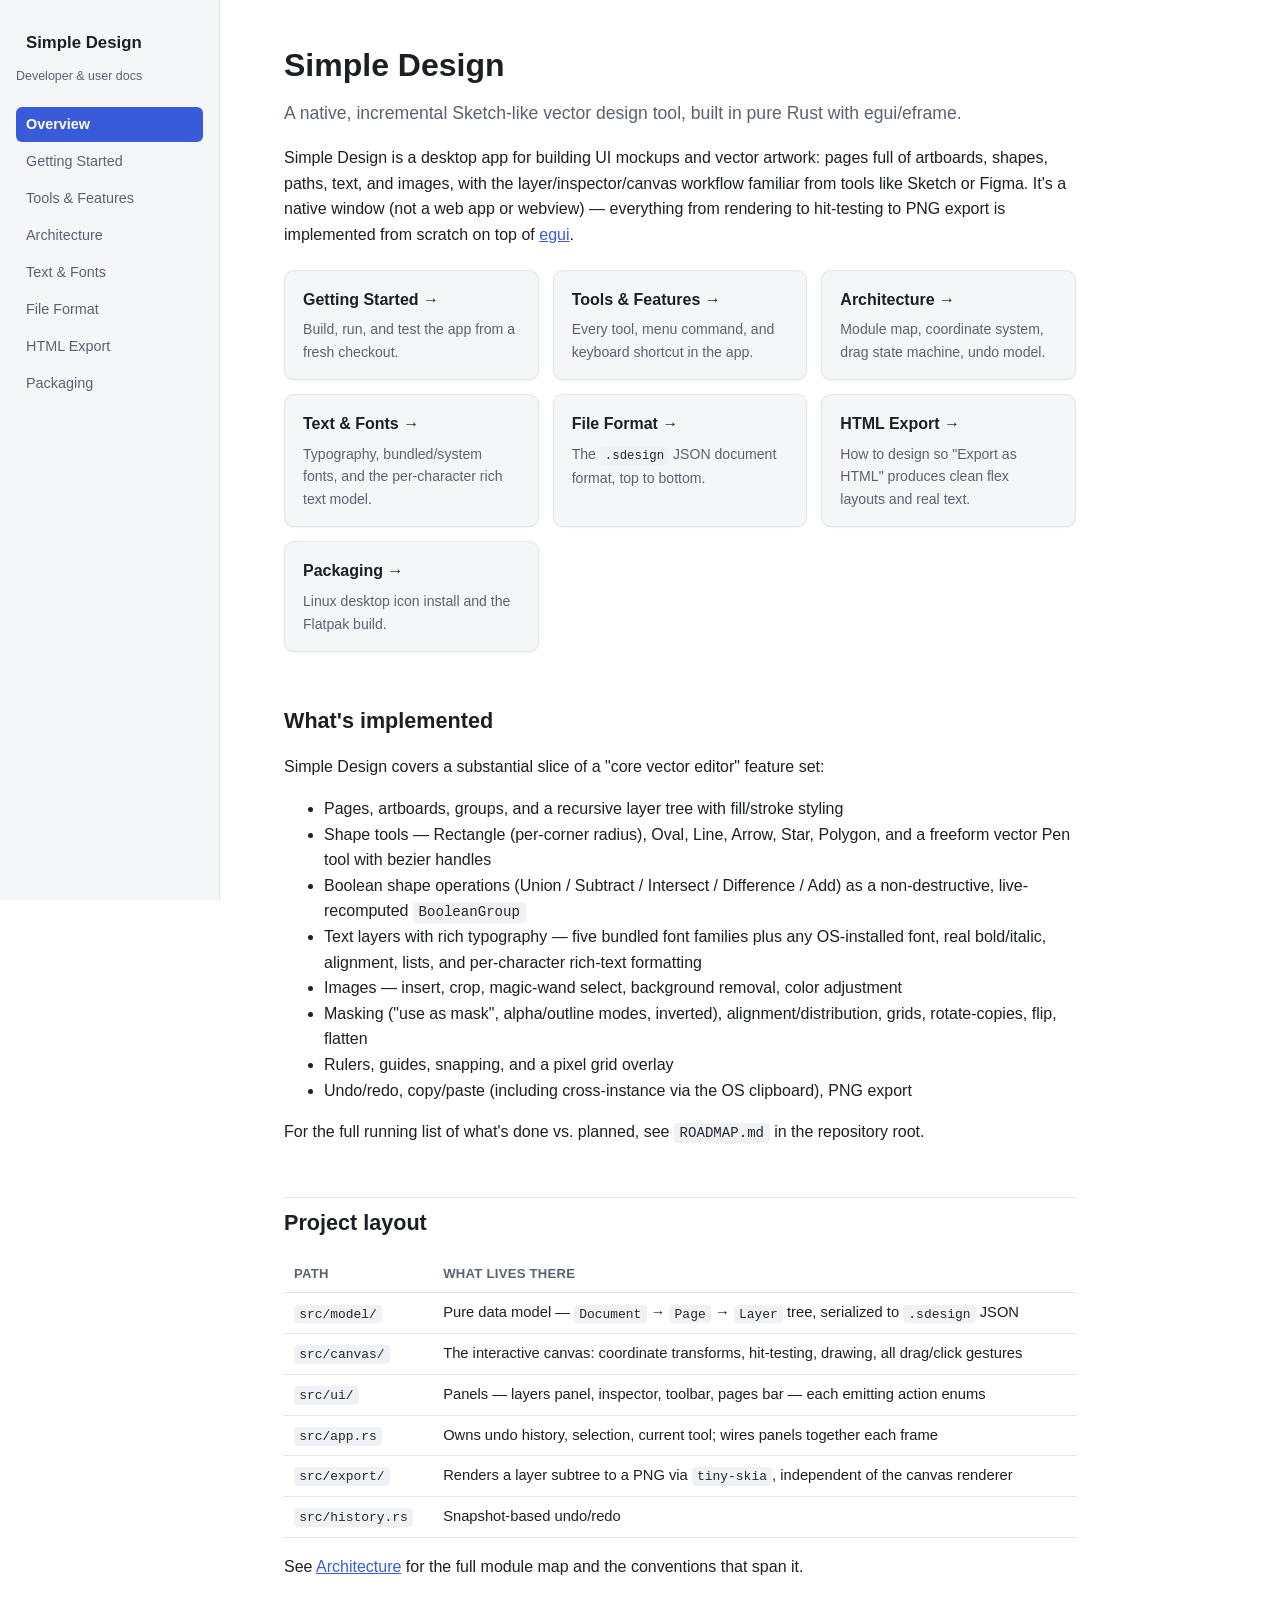
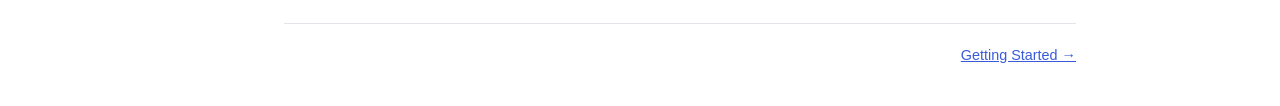
<file: docs/index.html>
<!doctype html>
<html lang="en">
<head>
<meta charset="utf-8">
<meta name="viewport" content="width=device-width, initial-scale=1">
<title>Simple Design — Documentation</title>
<link rel="stylesheet" href="style.css">
</head>
<body>
<div class="layout">
<nav class="sidebar">
  <a class="brand" href="index.html">Simple Design</a>
  <div class="tagline">Developer &amp; user docs</div>
  <ul>
    <li><a class="active" href="index.html">Overview</a></li>
    <li><a href="getting-started.html">Getting Started</a></li>
    <li><a href="features.html">Tools &amp; Features</a></li>
    <li><a href="architecture.html">Architecture</a></li>
    <li><a href="text-and-fonts.html">Text &amp; Fonts</a></li>
    <li><a href="file-format.html">File Format</a></li>
    <li><a href="html-export.html">HTML Export</a></li>
    <li><a href="packaging.html">Packaging</a></li>
  </ul>
</nav>
<main>
<h1>Simple Design</h1>
<p class="lede">A native, incremental Sketch-like vector design tool, built in pure Rust with egui/eframe.</p>

<p>
Simple Design is a desktop app for building UI mockups and vector artwork: pages full of
artboards, shapes, paths, text, and images, with the layer/inspector/canvas workflow
familiar from tools like Sketch or Figma. It's a native window (not a web app or webview) —
everything from rendering to hit-testing to PNG export is implemented from scratch on top of
<a href="https://github.com/emilk/egui" target="_blank" rel="noopener">egui</a>.
</p>

<div class="cards">
  <div class="card">
    <a href="getting-started.html">
      <h3>Getting Started →</h3>
      <p>Build, run, and test the app from a fresh checkout.</p>
    </a>
  </div>
  <div class="card">
    <a href="features.html">
      <h3>Tools &amp; Features →</h3>
      <p>Every tool, menu command, and keyboard shortcut in the app.</p>
    </a>
  </div>
  <div class="card">
    <a href="architecture.html">
      <h3>Architecture →</h3>
      <p>Module map, coordinate system, drag state machine, undo model.</p>
    </a>
  </div>
  <div class="card">
    <a href="text-and-fonts.html">
      <h3>Text &amp; Fonts →</h3>
      <p>Typography, bundled/system fonts, and the per-character rich text model.</p>
    </a>
  </div>
  <div class="card">
    <a href="file-format.html">
      <h3>File Format →</h3>
      <p>The <code>.sdesign</code> JSON document format, top to bottom.</p>
    </a>
  </div>
  <div class="card">
    <a href="html-export.html">
      <h3>HTML Export →</h3>
      <p>How to design so "Export as HTML" produces clean flex layouts and real text.</p>
    </a>
  </div>
  <div class="card">
    <a href="packaging.html">
      <h3>Packaging →</h3>
      <p>Linux desktop icon install and the Flatpak build.</p>
    </a>
  </div>
</div>

<h2>What's implemented</h2>
<p>Simple Design covers a substantial slice of a "core vector editor" feature set:</p>
<ul>
  <li>Pages, artboards, groups, and a recursive layer tree with fill/stroke styling</li>
  <li>Shape tools — Rectangle (per-corner radius), Oval, Line, Arrow, Star, Polygon, and a
      freeform vector Pen tool with bezier handles</li>
  <li>Boolean shape operations (Union / Subtract / Intersect / Difference / Add) as a
      non-destructive, live-recomputed <code>BooleanGroup</code></li>
  <li>Text layers with rich typography — five bundled font families plus any OS-installed
      font, real bold/italic, alignment, lists, and per-character rich-text formatting</li>
  <li>Images — insert, crop, magic-wand select, background removal, color adjustment</li>
  <li>Masking ("use as mask", alpha/outline modes, inverted), alignment/distribution, grids, rotate-copies, flip, flatten</li>
  <li>Rulers, guides, snapping, and a pixel grid overlay</li>
  <li>Undo/redo, copy/paste (including cross-instance via the OS clipboard), PNG export</li>
</ul>

<p>
For the full running list of what's done vs. planned, see <code>ROADMAP.md</code> in the
repository root.
</p>

<h2>Project layout</h2>
<table>
  <tr><th>Path</th><th>What lives there</th></tr>
  <tr><td><code>src/model/</code></td><td>Pure data model — <code>Document</code> → <code>Page</code> → <code>Layer</code> tree, serialized to <code>.sdesign</code> JSON</td></tr>
  <tr><td><code>src/canvas/</code></td><td>The interactive canvas: coordinate transforms, hit-testing, drawing, all drag/click gestures</td></tr>
  <tr><td><code>src/ui/</code></td><td>Panels — layers panel, inspector, toolbar, pages bar — each emitting action enums</td></tr>
  <tr><td><code>src/app.rs</code></td><td>Owns undo history, selection, current tool; wires panels together each frame</td></tr>
  <tr><td><code>src/export/</code></td><td>Renders a layer subtree to a PNG via <code>tiny-skia</code>, independent of the canvas renderer</td></tr>
  <tr><td><code>src/history.rs</code></td><td>Snapshot-based undo/redo</td></tr>
</table>
<p>See <a href="architecture.html">Architecture</a> for the full module map and the
conventions that span it.</p>

<div class="footer-nav">
  <span></span>
  <a href="getting-started.html">Getting Started →</a>
</div>
</main>
</div>
</body>
</html>
</file>
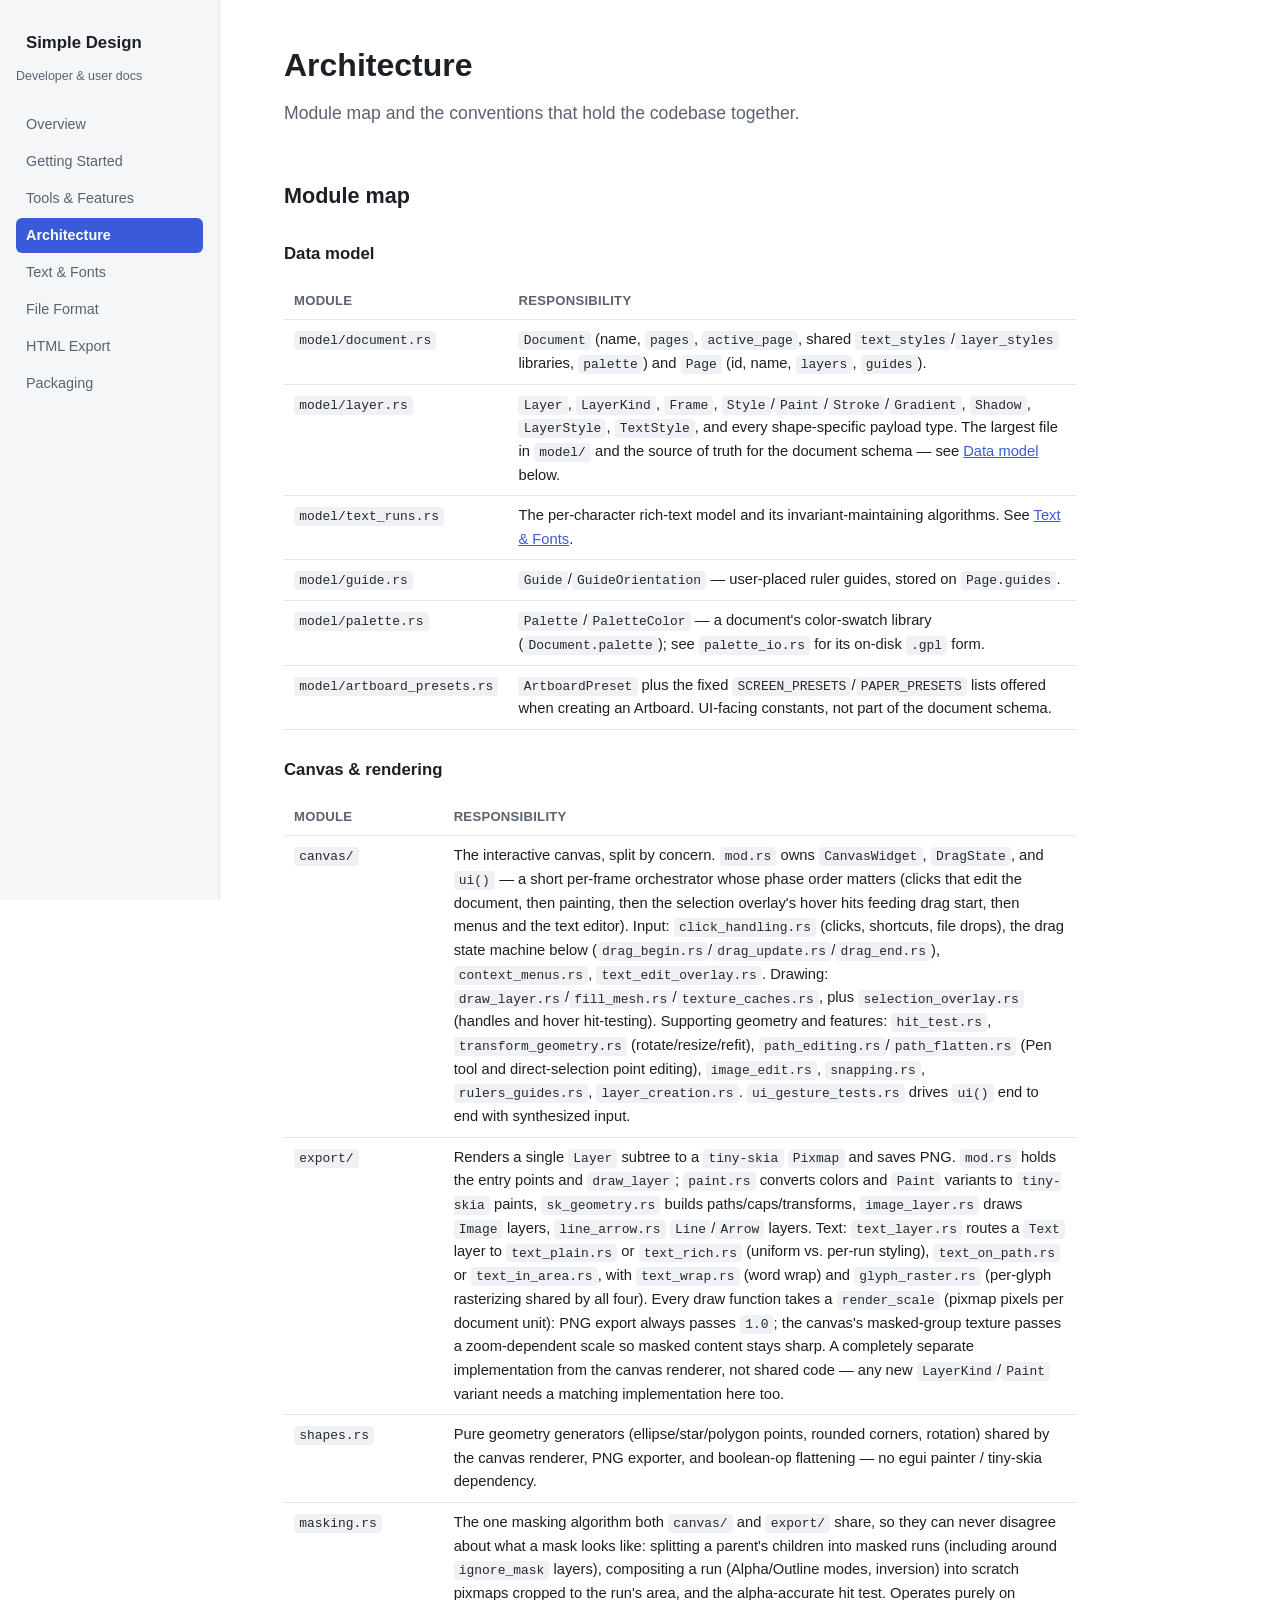
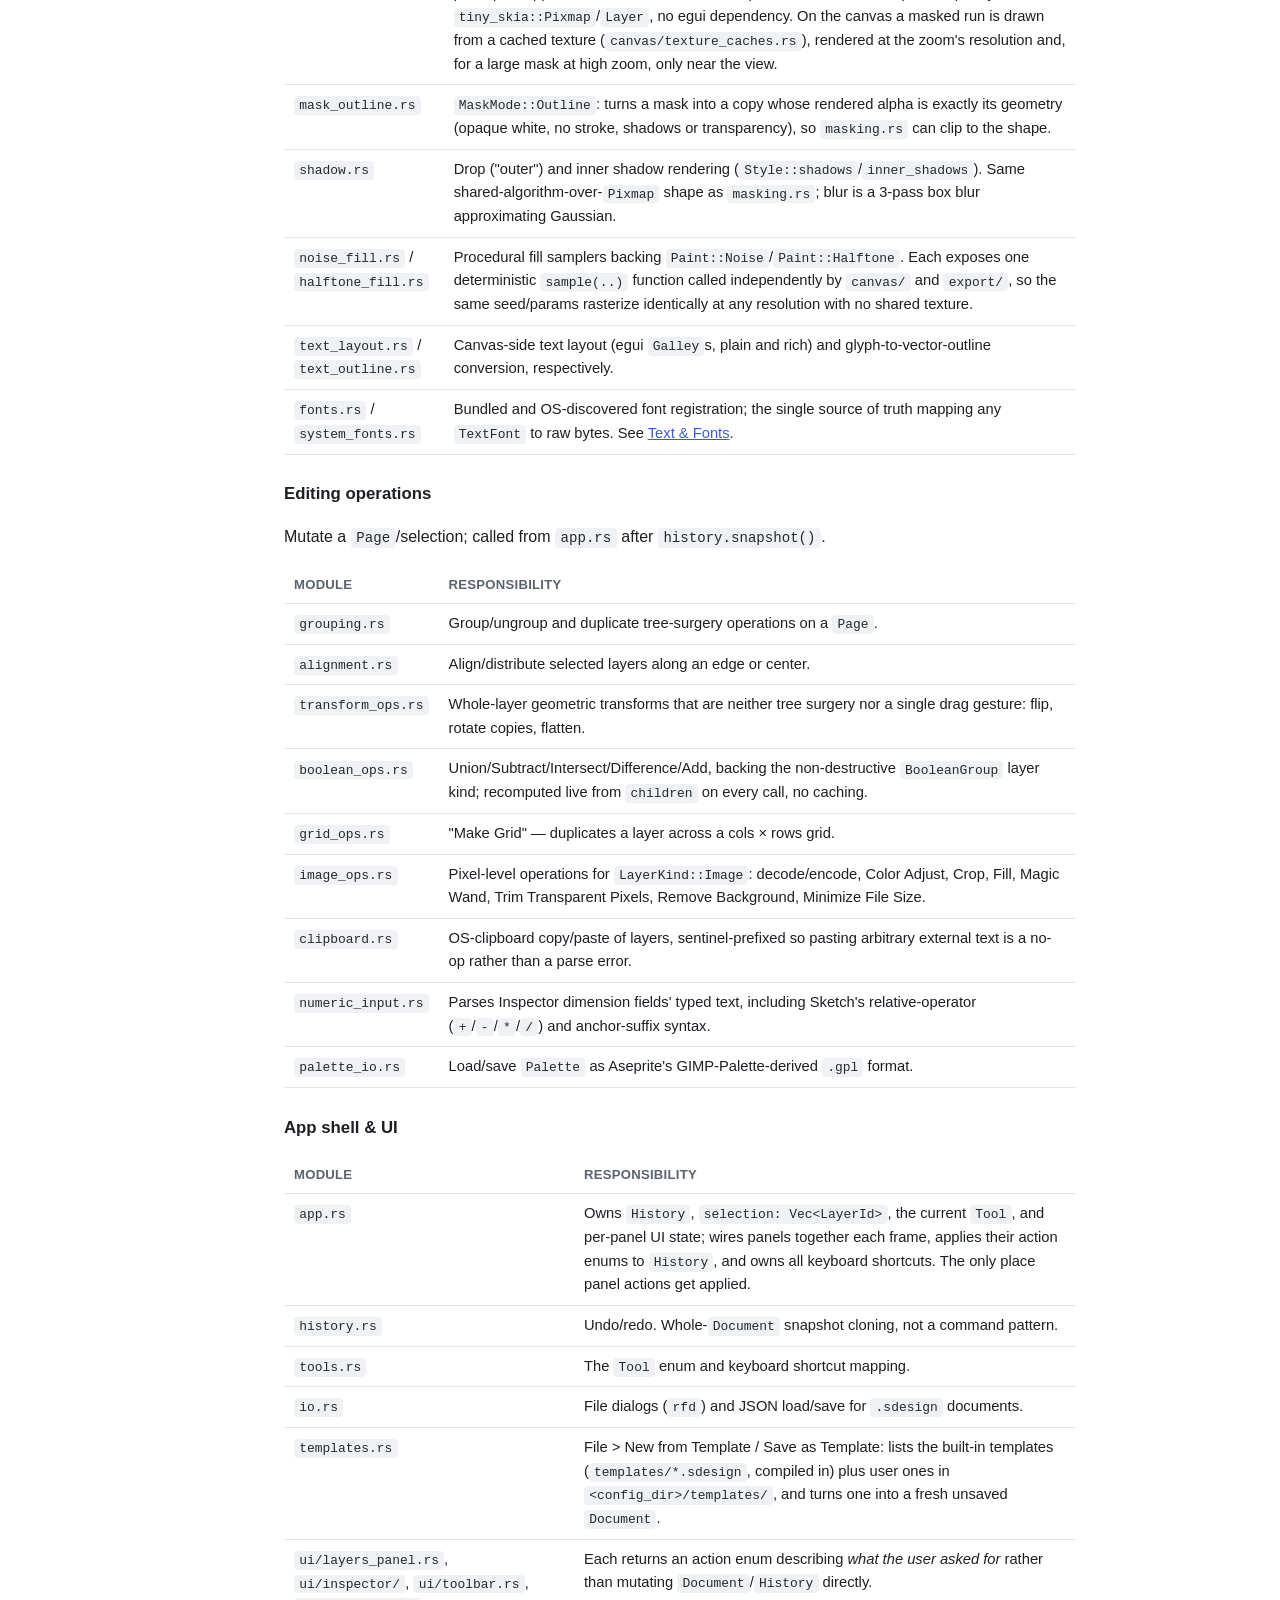
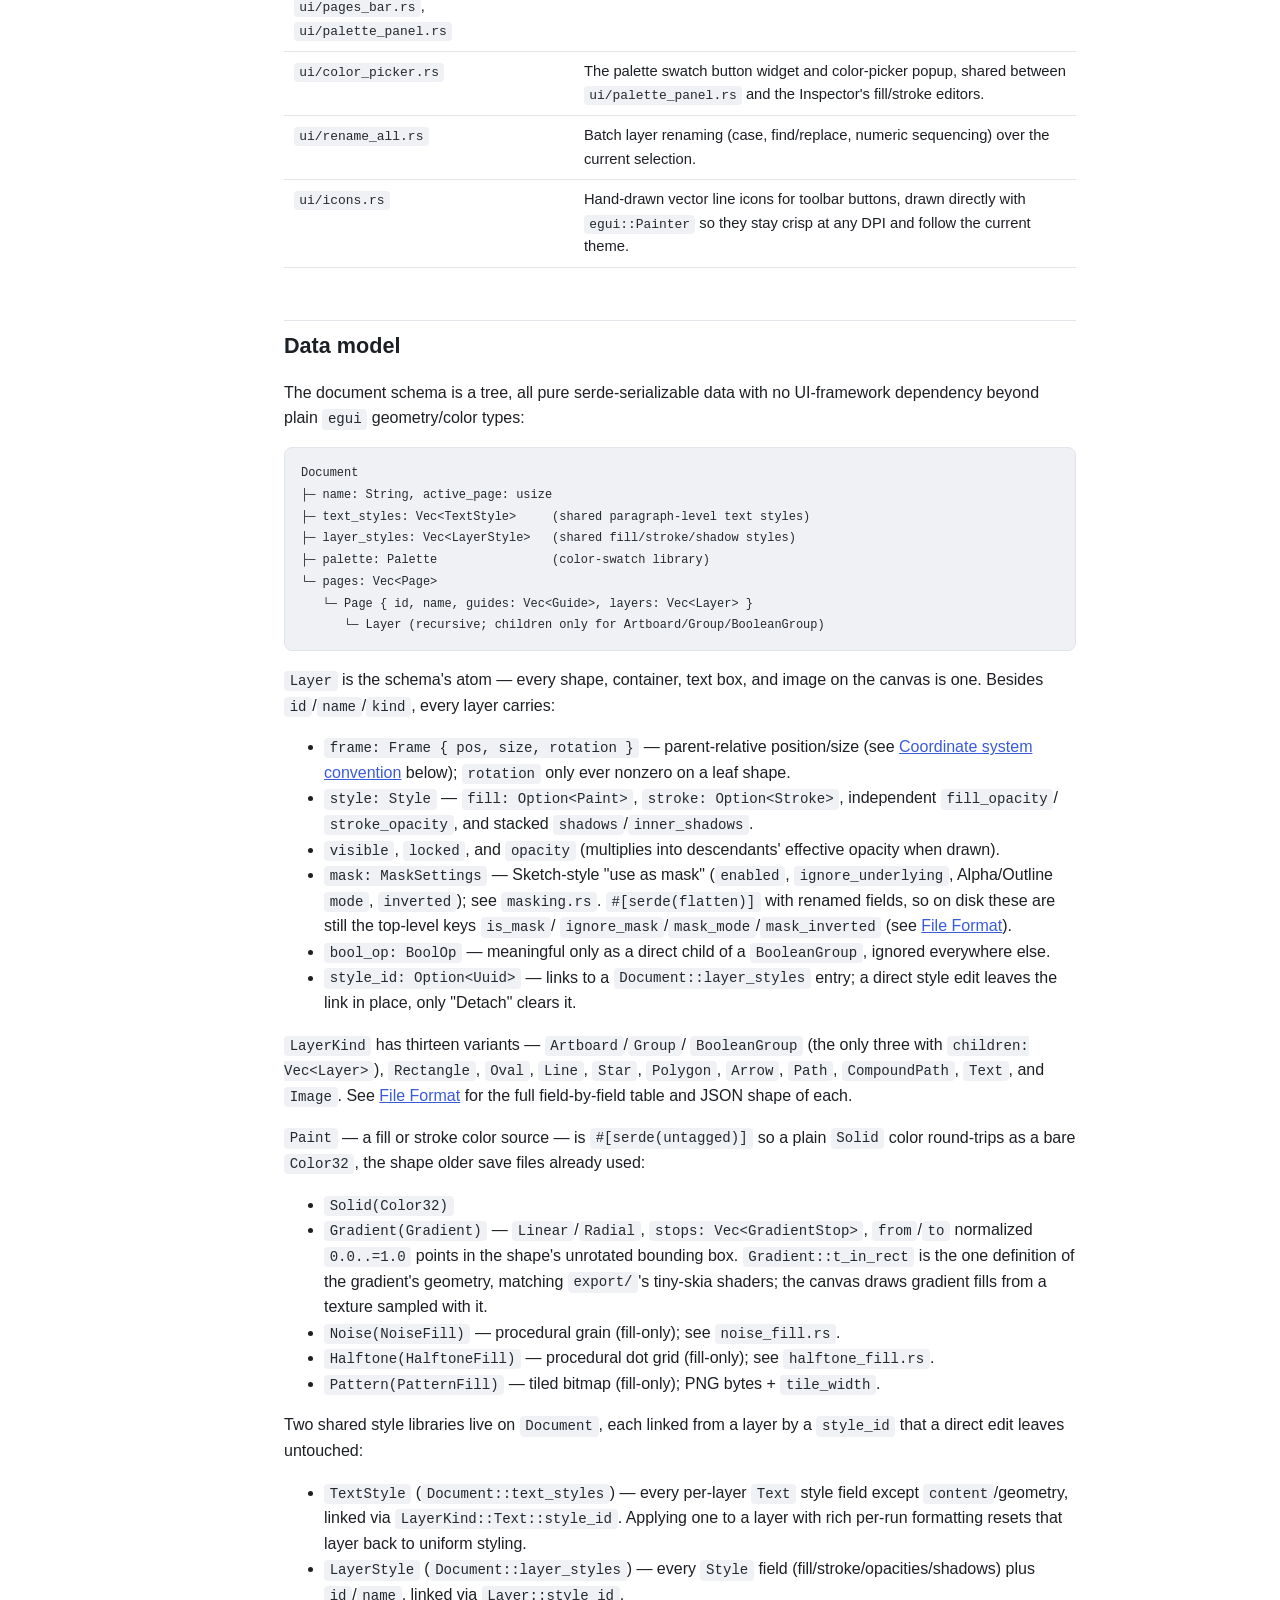
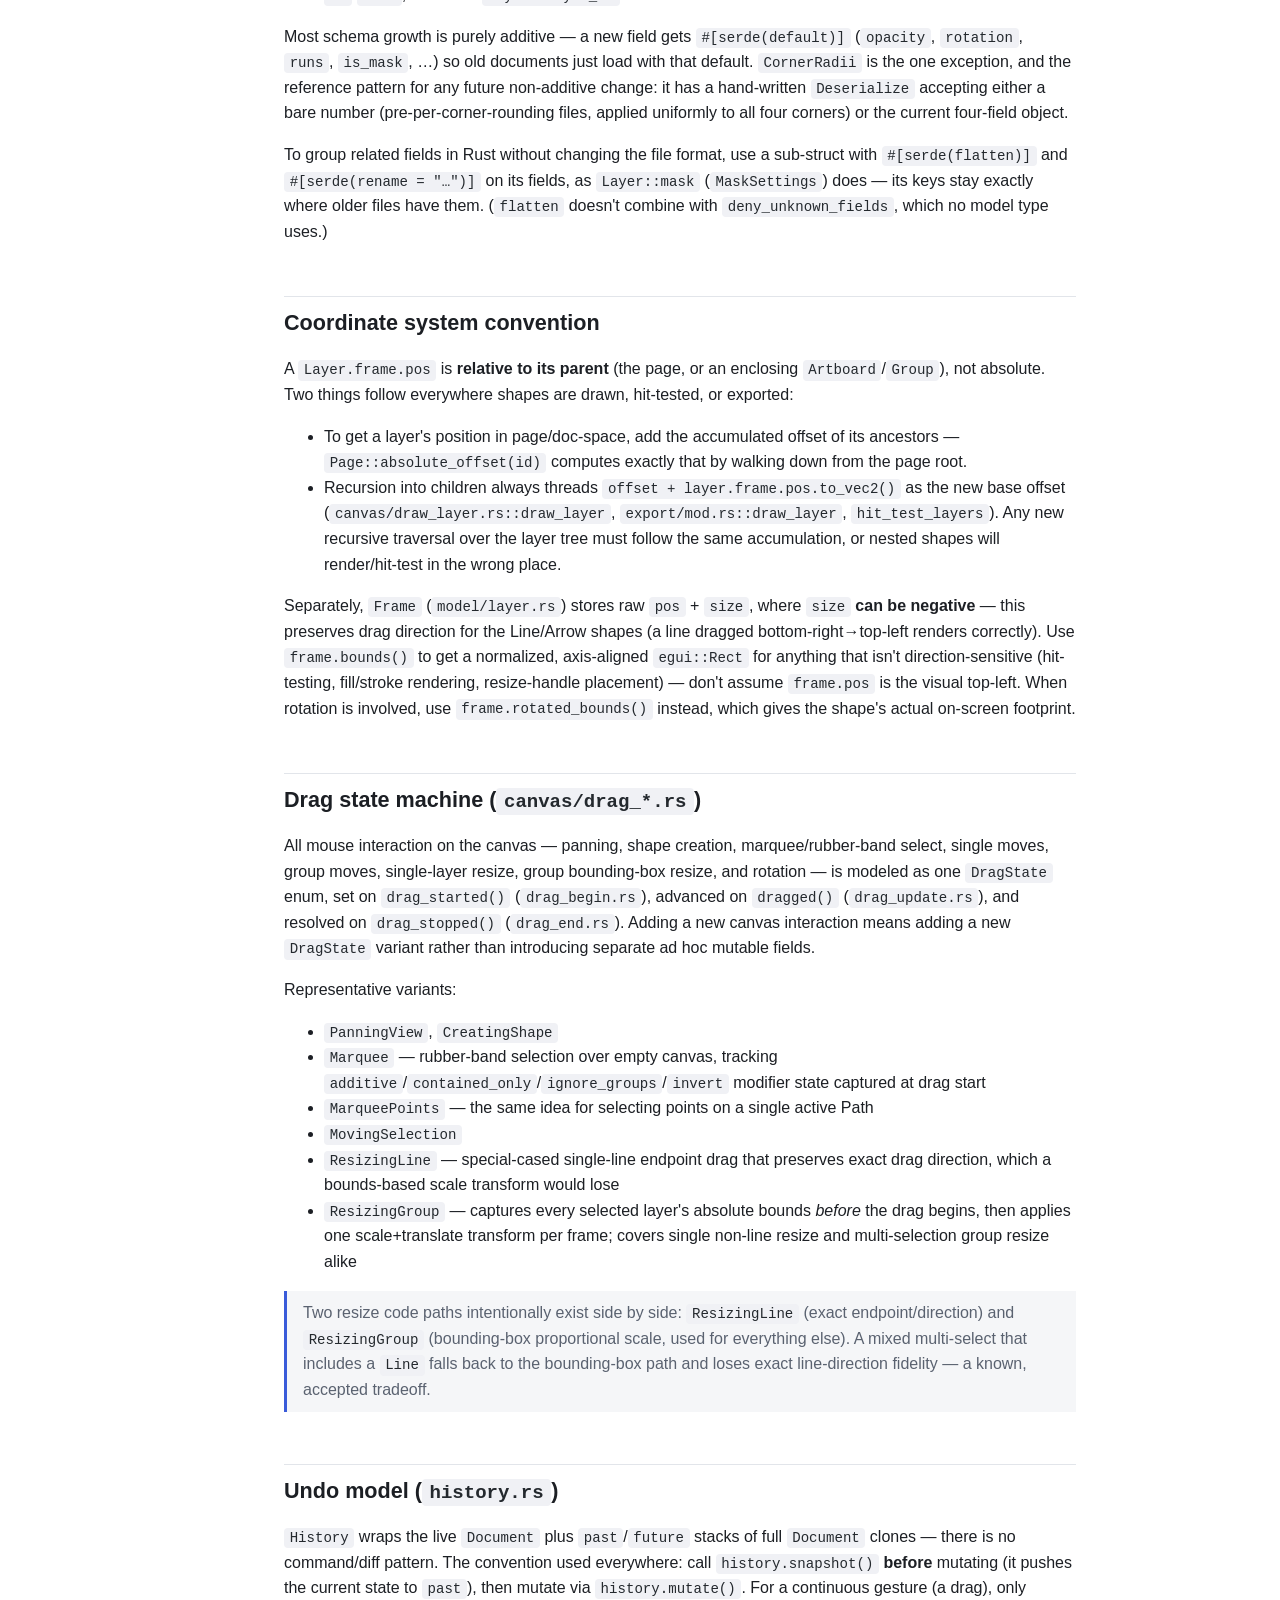
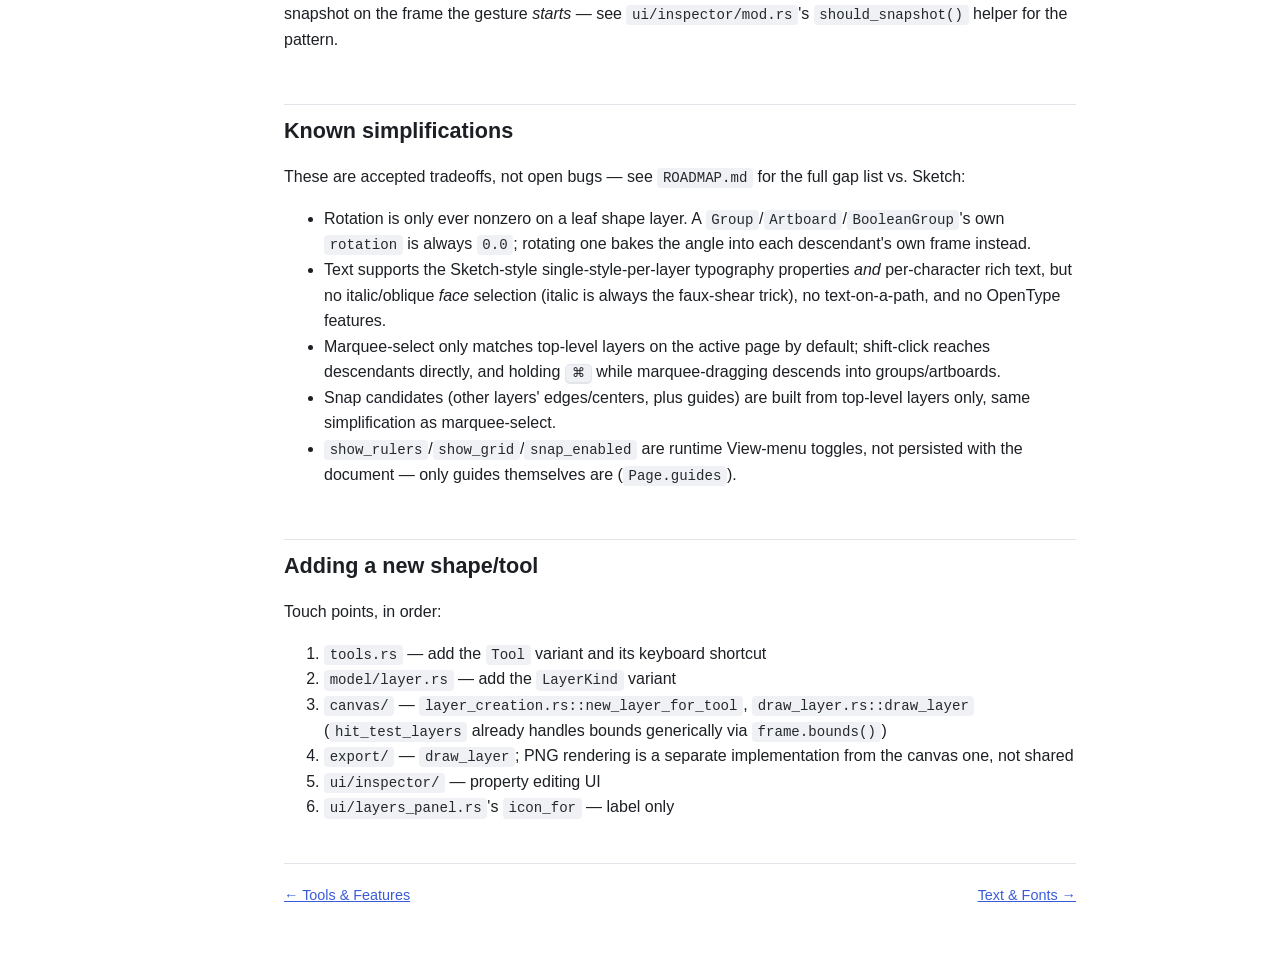
<file: docs/architecture.html>
<!doctype html>
<html lang="en">
<head>
<meta charset="utf-8">
<meta name="viewport" content="width=device-width, initial-scale=1">
<title>Architecture — Simple Design Docs</title>
<link rel="stylesheet" href="style.css">
</head>
<body>
<div class="layout">
<nav class="sidebar">
  <a class="brand" href="index.html">Simple Design</a>
  <div class="tagline">Developer &amp; user docs</div>
  <ul>
    <li><a href="index.html">Overview</a></li>
    <li><a href="getting-started.html">Getting Started</a></li>
    <li><a href="features.html">Tools &amp; Features</a></li>
    <li><a class="active" href="architecture.html">Architecture</a></li>
    <li><a href="text-and-fonts.html">Text &amp; Fonts</a></li>
    <li><a href="file-format.html">File Format</a></li>
    <li><a href="html-export.html">HTML Export</a></li>
    <li><a href="packaging.html">Packaging</a></li>
  </ul>
</nav>
<main>
<h1>Architecture</h1>
<p class="lede">Module map and the conventions that hold the codebase together.</p>

<h2>Module map</h2>

<h3>Data model</h3>
<table>
  <tr><th>Module</th><th>Responsibility</th></tr>
  <tr><td><code>model/document.rs</code></td><td><code>Document</code> (name, <code>pages</code>, <code>active_page</code>, shared <code>text_styles</code>/<code>layer_styles</code> libraries, <code>palette</code>) and <code>Page</code> (id, name, <code>layers</code>, <code>guides</code>).</td></tr>
  <tr><td><code>model/layer.rs</code></td><td><code>Layer</code>, <code>LayerKind</code>, <code>Frame</code>, <code>Style</code>/<code>Paint</code>/<code>Stroke</code>/<code>Gradient</code>, <code>Shadow</code>, <code>LayerStyle</code>, <code>TextStyle</code>, and every shape-specific payload type. The largest file in <code>model/</code> and the source of truth for the document schema — see <a href="#data-model">Data model</a> below.</td></tr>
  <tr><td><code>model/text_runs.rs</code></td><td>The per-character rich-text model and its invariant-maintaining algorithms. See <a href="text-and-fonts.html">Text &amp; Fonts</a>.</td></tr>
  <tr><td><code>model/guide.rs</code></td><td><code>Guide</code>/<code>GuideOrientation</code> — user-placed ruler guides, stored on <code>Page.guides</code>.</td></tr>
  <tr><td><code>model/palette.rs</code></td><td><code>Palette</code>/<code>PaletteColor</code> — a document's color-swatch library (<code>Document.palette</code>); see <code>palette_io.rs</code> for its on-disk <code>.gpl</code> form.</td></tr>
  <tr><td><code>model/artboard_presets.rs</code></td><td><code>ArtboardPreset</code> plus the fixed <code>SCREEN_PRESETS</code>/<code>PAPER_PRESETS</code> lists offered when creating an Artboard. UI-facing constants, not part of the document schema.</td></tr>
</table>

<h3>Canvas &amp; rendering</h3>
<table>
  <tr><th>Module</th><th>Responsibility</th></tr>
  <tr><td><code>canvas/</code></td><td>The interactive canvas, split by concern. <code>mod.rs</code> owns <code>CanvasWidget</code>, <code>DragState</code>, and <code>ui()</code> — a short per-frame orchestrator whose phase order matters (clicks that edit the document, then painting, then the selection overlay's hover hits feeding drag start, then menus and the text editor). Input: <code>click_handling.rs</code> (clicks, shortcuts, file drops), the drag state machine below (<code>drag_begin.rs</code>/<code>drag_update.rs</code>/<code>drag_end.rs</code>), <code>context_menus.rs</code>, <code>text_edit_overlay.rs</code>. Drawing: <code>draw_layer.rs</code>/<code>fill_mesh.rs</code>/<code>texture_caches.rs</code>, plus <code>selection_overlay.rs</code> (handles and hover hit-testing). Supporting geometry and features: <code>hit_test.rs</code>, <code>transform_geometry.rs</code> (rotate/resize/refit), <code>path_editing.rs</code>/<code>path_flatten.rs</code> (Pen tool and direct-selection point editing), <code>image_edit.rs</code>, <code>snapping.rs</code>, <code>rulers_guides.rs</code>, <code>layer_creation.rs</code>. <code>ui_gesture_tests.rs</code> drives <code>ui()</code> end to end with synthesized input.</td></tr>
  <tr><td><code>export/</code></td><td>Renders a single <code>Layer</code> subtree to a <code>tiny-skia</code> <code>Pixmap</code> and saves PNG. <code>mod.rs</code> holds the entry points and <code>draw_layer</code>; <code>paint.rs</code> converts colors and <code>Paint</code> variants to <code>tiny-skia</code> paints, <code>sk_geometry.rs</code> builds paths/caps/transforms, <code>image_layer.rs</code> draws <code>Image</code> layers, <code>line_arrow.rs</code> <code>Line</code>/<code>Arrow</code> layers. Text: <code>text_layer.rs</code> routes a <code>Text</code> layer to <code>text_plain.rs</code> or <code>text_rich.rs</code> (uniform vs. per-run styling), <code>text_on_path.rs</code> or <code>text_in_area.rs</code>, with <code>text_wrap.rs</code> (word wrap) and <code>glyph_raster.rs</code> (per-glyph rasterizing shared by all four). Every draw function takes a <code>render_scale</code> (pixmap pixels per document unit): PNG export always passes <code>1.0</code>; the canvas's masked-group texture passes a zoom-dependent scale so masked content stays sharp. A completely separate implementation from the canvas renderer, not shared code — any new <code>LayerKind</code>/<code>Paint</code> variant needs a matching implementation here too.</td></tr>
  <tr><td><code>shapes.rs</code></td><td>Pure geometry generators (ellipse/star/polygon points, rounded corners, rotation) shared by the canvas renderer, PNG exporter, and boolean-op flattening — no egui painter / tiny-skia dependency.</td></tr>
  <tr><td><code>masking.rs</code></td><td>The one masking algorithm both <code>canvas/</code> and <code>export/</code> share, so they can never disagree about what a mask looks like: splitting a parent's children into masked runs (including around <code>ignore_mask</code> layers), compositing a run (Alpha/Outline modes, inversion) into scratch pixmaps cropped to the run's area, and the alpha-accurate hit test. Operates purely on <code>tiny_skia::Pixmap</code>/<code>Layer</code>, no egui dependency. On the canvas a masked run is drawn from a cached texture (<code>canvas/texture_caches.rs</code>), rendered at the zoom's resolution and, for a large mask at high zoom, only near the view.</td></tr>
  <tr><td><code>mask_outline.rs</code></td><td><code>MaskMode::Outline</code>: turns a mask into a copy whose rendered alpha is exactly its geometry (opaque white, no stroke, shadows or transparency), so <code>masking.rs</code> can clip to the shape.</td></tr>
  <tr><td><code>shadow.rs</code></td><td>Drop ("outer") and inner shadow rendering (<code>Style::shadows</code>/<code>inner_shadows</code>). Same shared-algorithm-over-<code>Pixmap</code> shape as <code>masking.rs</code>; blur is a 3-pass box blur approximating Gaussian.</td></tr>
  <tr><td><code>noise_fill.rs</code> / <code>halftone_fill.rs</code></td><td>Procedural fill samplers backing <code>Paint::Noise</code>/<code>Paint::Halftone</code>. Each exposes one deterministic <code>sample(..)</code> function called independently by <code>canvas/</code> and <code>export/</code>, so the same seed/params rasterize identically at any resolution with no shared texture.</td></tr>
  <tr><td><code>text_layout.rs</code> / <code>text_outline.rs</code></td><td>Canvas-side text layout (egui <code>Galley</code>s, plain and rich) and glyph-to-vector-outline conversion, respectively.</td></tr>
  <tr><td><code>fonts.rs</code> / <code>system_fonts.rs</code></td><td>Bundled and OS-discovered font registration; the single source of truth mapping any <code>TextFont</code> to raw bytes. See <a href="text-and-fonts.html">Text &amp; Fonts</a>.</td></tr>
</table>

<h3>Editing operations</h3>
<p>Mutate a <code>Page</code>/selection; called from <code>app.rs</code> after <code>history.snapshot()</code>.</p>
<table>
  <tr><th>Module</th><th>Responsibility</th></tr>
  <tr><td><code>grouping.rs</code></td><td>Group/ungroup and duplicate tree-surgery operations on a <code>Page</code>.</td></tr>
  <tr><td><code>alignment.rs</code></td><td>Align/distribute selected layers along an edge or center.</td></tr>
  <tr><td><code>transform_ops.rs</code></td><td>Whole-layer geometric transforms that are neither tree surgery nor a single drag gesture: flip, rotate copies, flatten.</td></tr>
  <tr><td><code>boolean_ops.rs</code></td><td>Union/Subtract/Intersect/Difference/Add, backing the non-destructive <code>BooleanGroup</code> layer kind; recomputed live from <code>children</code> on every call, no caching.</td></tr>
  <tr><td><code>grid_ops.rs</code></td><td>"Make Grid" — duplicates a layer across a cols × rows grid.</td></tr>
  <tr><td><code>image_ops.rs</code></td><td>Pixel-level operations for <code>LayerKind::Image</code>: decode/encode, Color Adjust, Crop, Fill, Magic Wand, Trim Transparent Pixels, Remove Background, Minimize File Size.</td></tr>
  <tr><td><code>clipboard.rs</code></td><td>OS-clipboard copy/paste of layers, sentinel-prefixed so pasting arbitrary external text is a no-op rather than a parse error.</td></tr>
  <tr><td><code>numeric_input.rs</code></td><td>Parses Inspector dimension fields' typed text, including Sketch's relative-operator (<code>+</code>/<code>-</code>/<code>*</code>/<code>/</code>) and anchor-suffix syntax.</td></tr>
  <tr><td><code>palette_io.rs</code></td><td>Load/save <code>Palette</code> as Aseprite's GIMP-Palette-derived <code>.gpl</code> format.</td></tr>
</table>

<h3>App shell &amp; UI</h3>
<table>
  <tr><th>Module</th><th>Responsibility</th></tr>
  <tr><td><code>app.rs</code></td><td>Owns <code>History</code>, <code>selection: Vec&lt;LayerId&gt;</code>, the current <code>Tool</code>, and per-panel UI state; wires panels together each frame, applies their action enums to <code>History</code>, and owns all keyboard shortcuts. The only place panel actions get applied.</td></tr>
  <tr><td><code>history.rs</code></td><td>Undo/redo. Whole-<code>Document</code> snapshot cloning, not a command pattern.</td></tr>
  <tr><td><code>tools.rs</code></td><td>The <code>Tool</code> enum and keyboard shortcut mapping.</td></tr>
  <tr><td><code>io.rs</code></td><td>File dialogs (<code>rfd</code>) and JSON load/save for <code>.sdesign</code> documents.</td></tr>
  <tr><td><code>templates.rs</code></td><td>File &gt; New from Template / Save as Template: lists the built-in templates (<code>templates/*.sdesign</code>, compiled in) plus user ones in <code>&lt;config_dir&gt;/templates/</code>, and turns one into a fresh unsaved <code>Document</code>.</td></tr>
  <tr><td><code>ui/layers_panel.rs</code>, <code>ui/inspector/</code>, <code>ui/toolbar.rs</code>, <code>ui/pages_bar.rs</code>, <code>ui/palette_panel.rs</code></td><td>Each returns an action enum describing <em>what the user asked for</em> rather than mutating <code>Document</code>/<code>History</code> directly.</td></tr>
  <tr><td><code>ui/color_picker.rs</code></td><td>The palette swatch button widget and color-picker popup, shared between <code>ui/palette_panel.rs</code> and the Inspector's fill/stroke editors.</td></tr>
  <tr><td><code>ui/rename_all.rs</code></td><td>Batch layer renaming (case, find/replace, numeric sequencing) over the current selection.</td></tr>
  <tr><td><code>ui/icons.rs</code></td><td>Hand-drawn vector line icons for toolbar buttons, drawn directly with <code>egui::Painter</code> so they stay crisp at any DPI and follow the current theme.</td></tr>
</table>

<h2 id="data-model">Data model</h2>
<p>
The document schema is a tree, all pure serde-serializable data with no UI-framework
dependency beyond plain <code>egui</code> geometry/color types:
</p>
<pre><code>Document
├─ name: String, active_page: usize
├─ text_styles: Vec&lt;TextStyle&gt;     (shared paragraph-level text styles)
├─ layer_styles: Vec&lt;LayerStyle&gt;   (shared fill/stroke/shadow styles)
├─ palette: Palette                (color-swatch library)
└─ pages: Vec&lt;Page&gt;
   └─ Page { id, name, guides: Vec&lt;Guide&gt;, layers: Vec&lt;Layer&gt; }
      └─ Layer (recursive; children only for Artboard/Group/BooleanGroup)</code></pre>

<p>
<code>Layer</code> is the schema's atom — every shape, container, text box, and image on the
canvas is one. Besides <code>id</code>/<code>name</code>/<code>kind</code>, every layer carries:
</p>
<ul>
  <li><code>frame: Frame { pos, size, rotation }</code> — parent-relative position/size (see
      <a href="#coordinate-system">Coordinate system convention</a> below); <code>rotation</code>
      only ever nonzero on a leaf shape.</li>
  <li><code>style: Style</code> — <code>fill: Option&lt;Paint&gt;</code>,
      <code>stroke: Option&lt;Stroke&gt;</code>, independent <code>fill_opacity</code>/
      <code>stroke_opacity</code>, and stacked <code>shadows</code>/<code>inner_shadows</code>.</li>
  <li><code>visible</code>, <code>locked</code>, and <code>opacity</code> (multiplies into
      descendants' effective opacity when drawn).</li>
  <li><code>mask: MaskSettings</code> — Sketch-style "use as mask"
      (<code>enabled</code>, <code>ignore_underlying</code>, Alpha/Outline <code>mode</code>,
      <code>inverted</code>); see <code>masking.rs</code>. <code>#[serde(flatten)]</code> with
      renamed fields, so on disk these are still the top-level keys <code>is_mask</code>/
      <code>ignore_mask</code>/<code>mask_mode</code>/<code>mask_inverted</code> (see
      <a href="file-format.html">File Format</a>).</li>
  <li><code>bool_op: BoolOp</code> — meaningful only as a direct child of a
      <code>BooleanGroup</code>, ignored everywhere else.</li>
  <li><code>style_id: Option&lt;Uuid&gt;</code> — links to a <code>Document::layer_styles</code>
      entry; a direct style edit leaves the link in place, only "Detach" clears it.</li>
</ul>

<p>
<code>LayerKind</code> has thirteen variants — <code>Artboard</code>/<code>Group</code>/
<code>BooleanGroup</code> (the only three with <code>children: Vec&lt;Layer&gt;</code>),
<code>Rectangle</code>, <code>Oval</code>, <code>Line</code>, <code>Star</code>,
<code>Polygon</code>, <code>Arrow</code>, <code>Path</code>, <code>CompoundPath</code>,
<code>Text</code>, and <code>Image</code>. See <a href="file-format.html">File Format</a>
for the full field-by-field table and JSON shape of each.
</p>

<p>
<code>Paint</code> — a fill or stroke color source — is <code>#[serde(untagged)]</code> so a
plain <code>Solid</code> color round-trips as a bare <code>Color32</code>, the shape older save
files already used:
</p>
<ul>
  <li><code>Solid(Color32)</code></li>
  <li><code>Gradient(Gradient)</code> — <code>Linear</code>/<code>Radial</code>,
      <code>stops: Vec&lt;GradientStop&gt;</code>, <code>from</code>/<code>to</code> normalized
      <code>0.0..=1.0</code> points in the shape's unrotated bounding box.
      <code>Gradient::t_in_rect</code> is the one definition of the gradient's geometry,
      matching <code>export/</code>'s tiny-skia shaders; the canvas draws gradient fills from
      a texture sampled with it.</li>
  <li><code>Noise(NoiseFill)</code> — procedural grain (fill-only); see <code>noise_fill.rs</code>.</li>
  <li><code>Halftone(HalftoneFill)</code> — procedural dot grid (fill-only); see <code>halftone_fill.rs</code>.</li>
  <li><code>Pattern(PatternFill)</code> — tiled bitmap (fill-only); PNG bytes + <code>tile_width</code>.</li>
</ul>

<p>
Two shared style libraries live on <code>Document</code>, each linked from a layer by a
<code>style_id</code> that a direct edit leaves untouched:
</p>
<ul>
  <li><code>TextStyle</code> (<code>Document::text_styles</code>) — every per-layer
      <code>Text</code> style field except <code>content</code>/geometry, linked via
      <code>LayerKind::Text::style_id</code>. Applying one to a layer with rich per-run
      formatting resets that layer back to uniform styling.</li>
  <li><code>LayerStyle</code> (<code>Document::layer_styles</code>) — every <code>Style</code>
      field (fill/stroke/opacities/shadows) plus <code>id</code>/<code>name</code>, linked via
      <code>Layer::style_id</code>.</li>
</ul>

<p>
Most schema growth is purely additive — a new field gets <code>#[serde(default)]</code>
(<code>opacity</code>, <code>rotation</code>, <code>runs</code>, <code>is_mask</code>, …) so
old documents just load with that default. <code>CornerRadii</code> is the one exception, and
the reference pattern for any future non-additive change: it has a hand-written
<code>Deserialize</code> accepting either a bare number (pre-per-corner-rounding files, applied
uniformly to all four corners) or the current four-field object.
</p>
<p>
To group related fields in Rust without changing the file format, use a sub-struct with
<code>#[serde(flatten)]</code> and <code>#[serde(rename = "…")]</code> on its fields, as
<code>Layer::mask</code> (<code>MaskSettings</code>) does — its keys stay exactly where older
files have them. (<code>flatten</code> doesn't combine with <code>deny_unknown_fields</code>,
which no model type uses.)
</p>

<h2 id="coordinate-system">Coordinate system convention</h2>
<p>
A <code>Layer.frame.pos</code> is <strong>relative to its parent</strong> (the page, or an
enclosing <code>Artboard</code>/<code>Group</code>), not absolute. Two things follow
everywhere shapes are drawn, hit-tested, or exported:
</p>
<ul>
  <li>To get a layer's position in page/doc-space, add the accumulated offset of its
      ancestors — <code>Page::absolute_offset(id)</code> computes exactly that by walking
      down from the page root.</li>
  <li>Recursion into children always threads <code>offset + layer.frame.pos.to_vec2()</code>
      as the new base offset (<code>canvas/draw_layer.rs::draw_layer</code>,
      <code>export/mod.rs::draw_layer</code>, <code>hit_test_layers</code>). Any new recursive
      traversal over the layer tree must follow the same accumulation, or nested shapes will
      render/hit-test in the wrong place.</li>
</ul>
<p>
Separately, <code>Frame</code> (<code>model/layer.rs</code>) stores raw <code>pos</code> +
<code>size</code>, where <code>size</code> <strong>can be negative</strong> — this preserves
drag direction for the Line/Arrow shapes (a line dragged bottom-right→top-left renders
correctly). Use <code>frame.bounds()</code> to get a normalized, axis-aligned
<code>egui::Rect</code> for anything that isn't direction-sensitive (hit-testing, fill/stroke
rendering, resize-handle placement) — don't assume <code>frame.pos</code> is the visual
top-left. When rotation is involved, use <code>frame.rotated_bounds()</code> instead, which
gives the shape's actual on-screen footprint.
</p>

<h2>Drag state machine (<code>canvas/drag_*.rs</code>)</h2>
<p>
All mouse interaction on the canvas — panning, shape creation, marquee/rubber-band select,
single moves, group moves, single-layer resize, group bounding-box resize, and rotation — is
modeled as one <code>DragState</code> enum, set on <code>drag_started()</code>
(<code>drag_begin.rs</code>), advanced on <code>dragged()</code> (<code>drag_update.rs</code>),
and resolved on <code>drag_stopped()</code> (<code>drag_end.rs</code>). Adding a new canvas
interaction means adding a new <code>DragState</code> variant rather than introducing separate
ad hoc mutable fields.
</p>
<p>Representative variants:</p>
<ul>
  <li><code>PanningView</code>, <code>CreatingShape</code></li>
  <li><code>Marquee</code> — rubber-band selection over empty canvas, tracking
      <code>additive</code>/<code>contained_only</code>/<code>ignore_groups</code>/<code>invert</code>
      modifier state captured at drag start</li>
  <li><code>MarqueePoints</code> — the same idea for selecting points on a single active Path</li>
  <li><code>MovingSelection</code></li>
  <li><code>ResizingLine</code> — special-cased single-line endpoint drag that preserves exact
      drag direction, which a bounds-based scale transform would lose</li>
  <li><code>ResizingGroup</code> — captures every selected layer's absolute bounds
      <em>before</em> the drag begins, then applies one scale+translate transform per frame;
      covers single non-line resize and multi-selection group resize alike</li>
</ul>
<blockquote>
Two resize code paths intentionally exist side by side: <code>ResizingLine</code> (exact
endpoint/direction) and <code>ResizingGroup</code> (bounding-box proportional scale, used for
everything else). A mixed multi-select that includes a <code>Line</code> falls back to the
bounding-box path and loses exact line-direction fidelity — a known, accepted tradeoff.
</blockquote>

<h2>Undo model (<code>history.rs</code>)</h2>
<p>
<code>History</code> wraps the live <code>Document</code> plus <code>past</code>/<code>future</code>
stacks of full <code>Document</code> clones — there is no command/diff pattern. The convention
used everywhere: call <code>history.snapshot()</code> <strong>before</strong> mutating (it
pushes the current state to <code>past</code>), then mutate via <code>history.mutate()</code>.
For a continuous gesture (a drag), only snapshot on the frame the gesture <em>starts</em> — see
<code>ui/inspector/mod.rs</code>'s <code>should_snapshot()</code> helper for the pattern.
</p>

<h2>Known simplifications</h2>
<p>These are accepted tradeoffs, not open bugs — see <code>ROADMAP.md</code> for the full gap list vs. Sketch:</p>
<ul>
  <li>Rotation is only ever nonzero on a leaf shape layer. A <code>Group</code>/<code>Artboard</code>/<code>BooleanGroup</code>'s own <code>rotation</code> is always <code>0.0</code>; rotating one bakes the angle into each descendant's own frame instead.</li>
  <li>Text supports the Sketch-style single-style-per-layer typography properties <em>and</em> per-character rich text, but no italic/oblique <em>face</em> selection (italic is always the faux-shear trick), no text-on-a-path, and no OpenType features.</li>
  <li>Marquee-select only matches top-level layers on the active page by default; shift-click reaches descendants directly, and holding <kbd>⌘</kbd> while marquee-dragging descends into groups/artboards.</li>
  <li>Snap candidates (other layers' edges/centers, plus guides) are built from top-level layers only, same simplification as marquee-select.</li>
  <li><code>show_rulers</code>/<code>show_grid</code>/<code>snap_enabled</code> are runtime View-menu toggles, not persisted with the document — only guides themselves are (<code>Page.guides</code>).</li>
</ul>

<h2>Adding a new shape/tool</h2>
<p>Touch points, in order:</p>
<ol>
  <li><code>tools.rs</code> — add the <code>Tool</code> variant and its keyboard shortcut</li>
  <li><code>model/layer.rs</code> — add the <code>LayerKind</code> variant</li>
  <li><code>canvas/</code> — <code>layer_creation.rs::new_layer_for_tool</code>, <code>draw_layer.rs::draw_layer</code> (<code>hit_test_layers</code> already handles bounds generically via <code>frame.bounds()</code>)</li>
  <li><code>export/</code> — <code>draw_layer</code>; PNG rendering is a separate implementation from the canvas one, not shared</li>
  <li><code>ui/inspector/</code> — property editing UI</li>
  <li><code>ui/layers_panel.rs</code>'s <code>icon_for</code> — label only</li>
</ol>

<div class="footer-nav">
  <a href="features.html">← Tools &amp; Features</a>
  <a href="text-and-fonts.html">Text &amp; Fonts →</a>
</div>
</main>
</div>
</body>
</html>
</file>
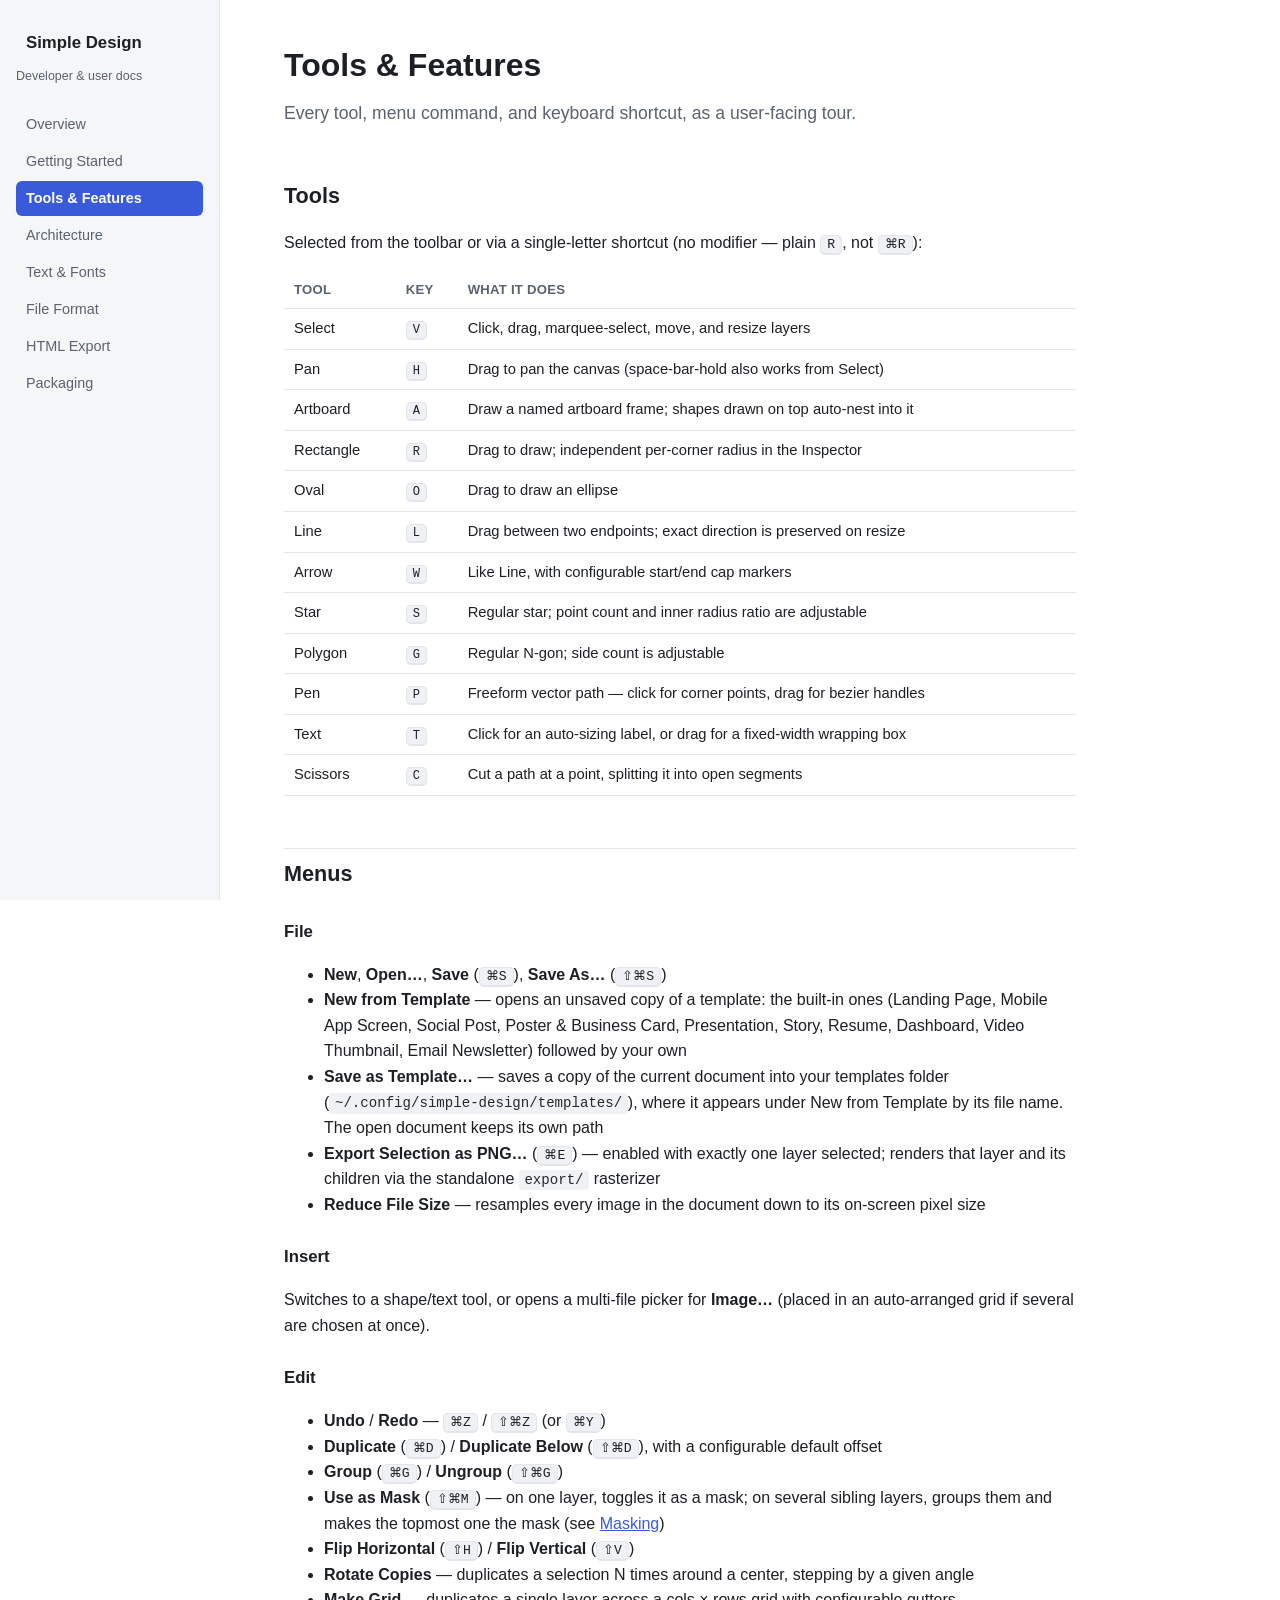
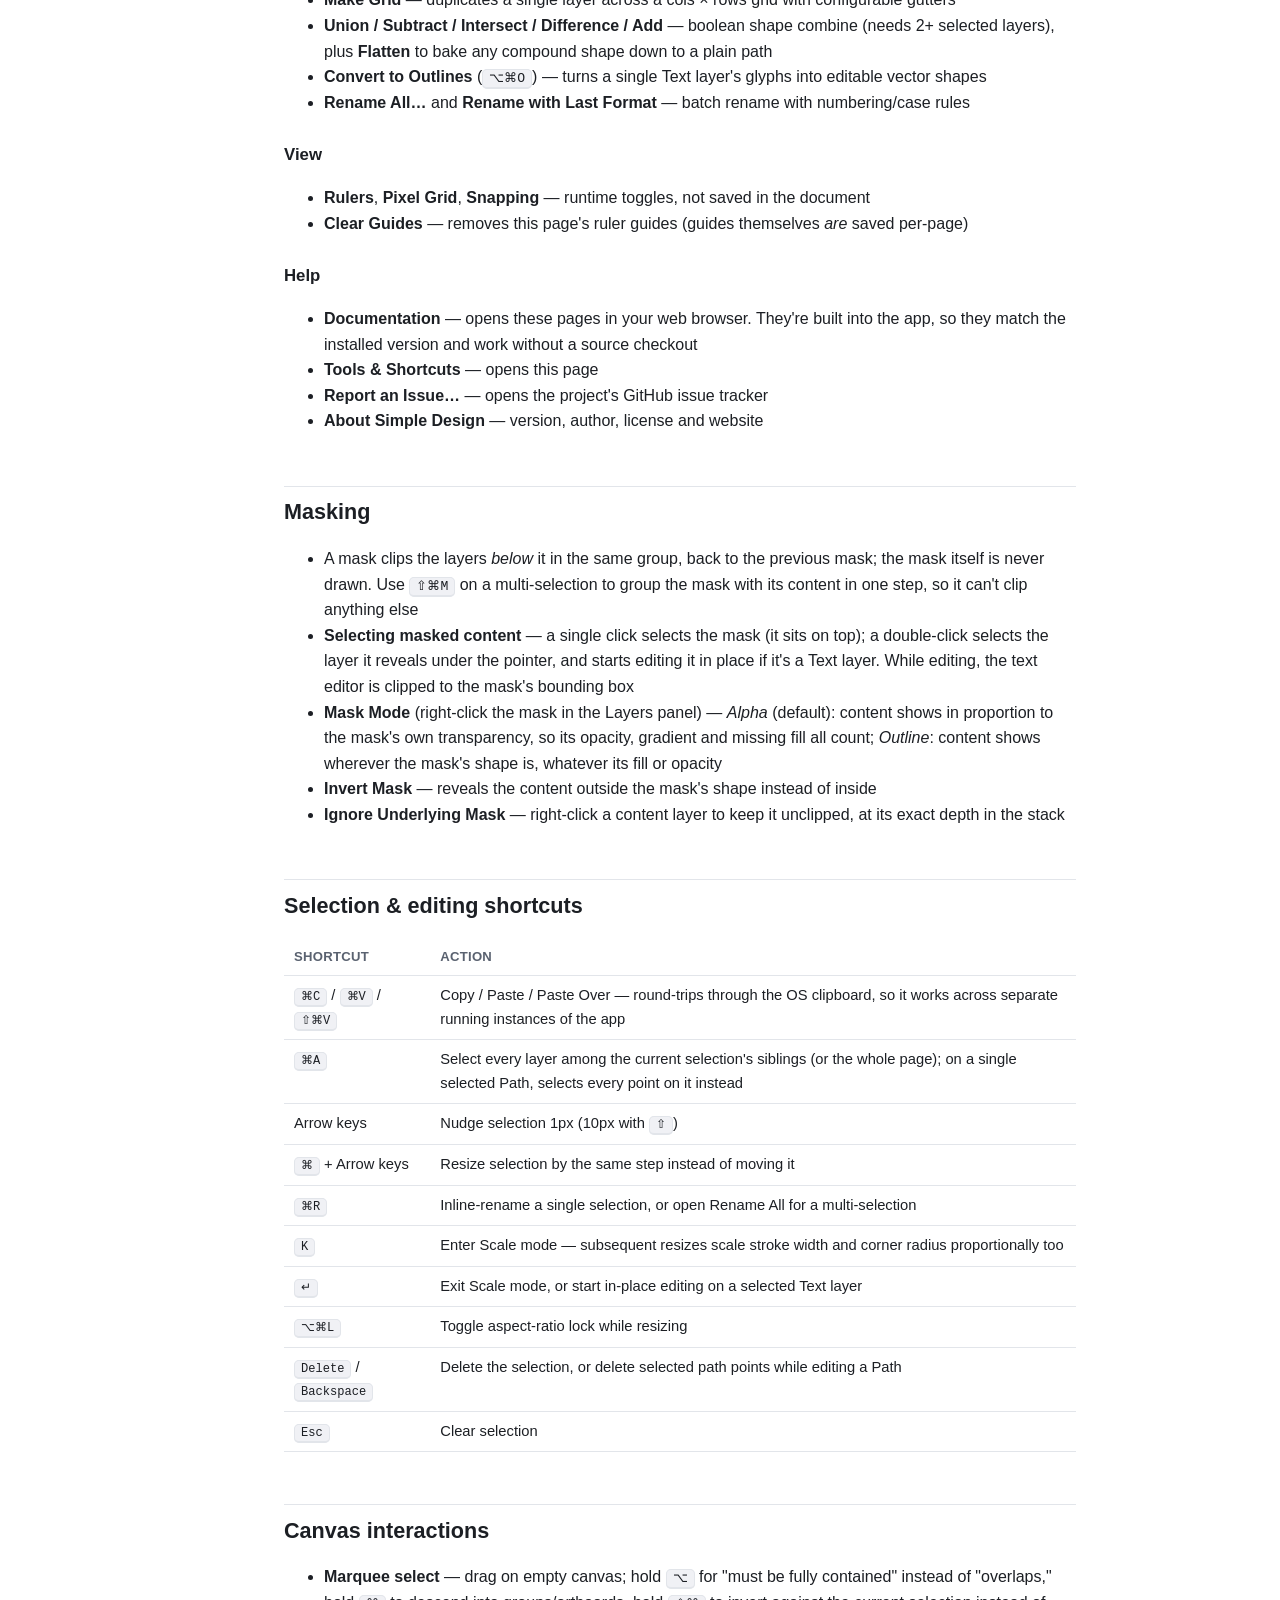
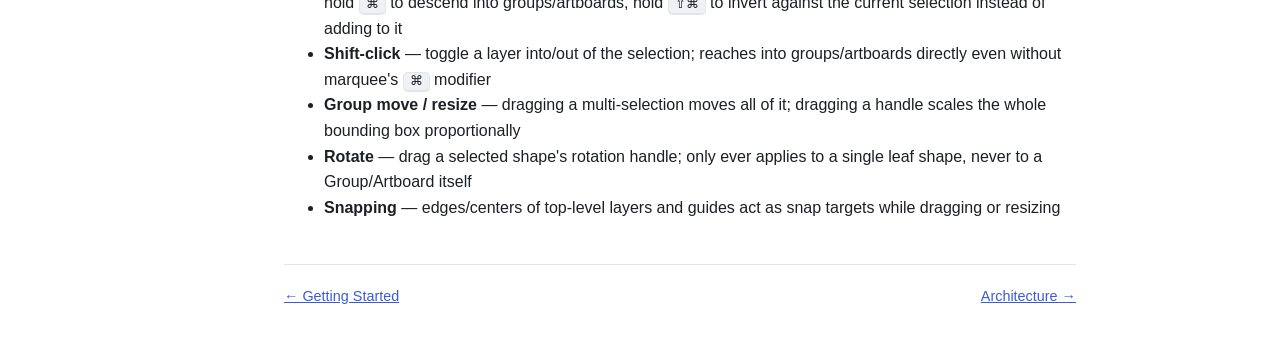
<file: docs/features.html>
<!doctype html>
<html lang="en">
<head>
<meta charset="utf-8">
<meta name="viewport" content="width=device-width, initial-scale=1">
<title>Tools &amp; Features — Simple Design Docs</title>
<link rel="stylesheet" href="style.css">
</head>
<body>
<div class="layout">
<nav class="sidebar">
  <a class="brand" href="index.html">Simple Design</a>
  <div class="tagline">Developer &amp; user docs</div>
  <ul>
    <li><a href="index.html">Overview</a></li>
    <li><a href="getting-started.html">Getting Started</a></li>
    <li><a class="active" href="features.html">Tools &amp; Features</a></li>
    <li><a href="architecture.html">Architecture</a></li>
    <li><a href="text-and-fonts.html">Text &amp; Fonts</a></li>
    <li><a href="file-format.html">File Format</a></li>
    <li><a href="html-export.html">HTML Export</a></li>
    <li><a href="packaging.html">Packaging</a></li>
  </ul>
</nav>
<main>
<h1>Tools &amp; Features</h1>
<p class="lede">Every tool, menu command, and keyboard shortcut, as a user-facing tour.</p>

<h2>Tools</h2>
<p>Selected from the toolbar or via a single-letter shortcut (no modifier — plain <kbd>R</kbd>, not <kbd>⌘R</kbd>):</p>
<table>
  <tr><th>Tool</th><th>Key</th><th>What it does</th></tr>
  <tr><td>Select</td><td><kbd>V</kbd></td><td>Click, drag, marquee-select, move, and resize layers</td></tr>
  <tr><td>Pan</td><td><kbd>H</kbd></td><td>Drag to pan the canvas (space-bar-hold also works from Select)</td></tr>
  <tr><td>Artboard</td><td><kbd>A</kbd></td><td>Draw a named artboard frame; shapes drawn on top auto-nest into it</td></tr>
  <tr><td>Rectangle</td><td><kbd>R</kbd></td><td>Drag to draw; independent per-corner radius in the Inspector</td></tr>
  <tr><td>Oval</td><td><kbd>O</kbd></td><td>Drag to draw an ellipse</td></tr>
  <tr><td>Line</td><td><kbd>L</kbd></td><td>Drag between two endpoints; exact direction is preserved on resize</td></tr>
  <tr><td>Arrow</td><td><kbd>W</kbd></td><td>Like Line, with configurable start/end cap markers</td></tr>
  <tr><td>Star</td><td><kbd>S</kbd></td><td>Regular star; point count and inner radius ratio are adjustable</td></tr>
  <tr><td>Polygon</td><td><kbd>G</kbd></td><td>Regular N-gon; side count is adjustable</td></tr>
  <tr><td>Pen</td><td><kbd>P</kbd></td><td>Freeform vector path — click for corner points, drag for bezier handles</td></tr>
  <tr><td>Text</td><td><kbd>T</kbd></td><td>Click for an auto-sizing label, or drag for a fixed-width wrapping box</td></tr>
  <tr><td>Scissors</td><td><kbd>C</kbd></td><td>Cut a path at a point, splitting it into open segments</td></tr>
</table>

<h2>Menus</h2>

<h3>File</h3>
<ul>
  <li><strong>New</strong>, <strong>Open…</strong>, <strong>Save</strong> (<kbd>⌘S</kbd>), <strong>Save As…</strong> (<kbd>⇧⌘S</kbd>)</li>
  <li><strong>New from Template</strong> — opens an unsaved copy of a template: the built-in ones (Landing Page, Mobile App Screen, Social Post, Poster &amp; Business Card, Presentation, Story, Resume, Dashboard, Video Thumbnail, Email Newsletter) followed by your own</li>
  <li><strong>Save as Template…</strong> — saves a copy of the current document into your templates folder (<code>~/.config/simple-design/templates/</code>), where it appears under New from Template by its file name. The open document keeps its own path</li>
  <li><strong>Export Selection as PNG…</strong> (<kbd>⌘E</kbd>) — enabled with exactly one layer selected; renders that layer and its children via the standalone <code>export/</code> rasterizer</li>
  <li><strong>Reduce File Size</strong> — resamples every image in the document down to its on-screen pixel size</li>
</ul>

<h3>Insert</h3>
<p>Switches to a shape/text tool, or opens a multi-file picker for <strong>Image…</strong> (placed in an auto-arranged grid if several are chosen at once).</p>

<h3>Edit</h3>
<ul>
  <li><strong>Undo</strong> / <strong>Redo</strong> — <kbd>⌘Z</kbd> / <kbd>⇧⌘Z</kbd> (or <kbd>⌘Y</kbd>)</li>
  <li><strong>Duplicate</strong> (<kbd>⌘D</kbd>) / <strong>Duplicate Below</strong> (<kbd>⇧⌘D</kbd>), with a configurable default offset</li>
  <li><strong>Group</strong> (<kbd>⌘G</kbd>) / <strong>Ungroup</strong> (<kbd>⇧⌘G</kbd>)</li>
  <li><strong>Use as Mask</strong> (<kbd>⇧⌘M</kbd>) — on one layer, toggles it as a mask; on several sibling layers, groups them and makes the topmost one the mask (see <a href="#masking">Masking</a>)</li>
  <li><strong>Flip Horizontal</strong> (<kbd>⇧H</kbd>) / <strong>Flip Vertical</strong> (<kbd>⇧V</kbd>)</li>
  <li><strong>Rotate Copies</strong> — duplicates a selection N times around a center, stepping by a given angle</li>
  <li><strong>Make Grid</strong> — duplicates a single layer across a cols × rows grid with configurable gutters</li>
  <li><strong>Union / Subtract / Intersect / Difference / Add</strong> — boolean shape combine (needs 2+ selected layers), plus <strong>Flatten</strong> to bake any compound shape down to a plain path</li>
  <li><strong>Convert to Outlines</strong> (<kbd>⌥⌘O</kbd>) — turns a single Text layer's glyphs into editable vector shapes</li>
  <li><strong>Rename All…</strong> and <strong>Rename with Last Format</strong> — batch rename with numbering/case rules</li>
</ul>

<h3>View</h3>
<ul>
  <li><strong>Rulers</strong>, <strong>Pixel Grid</strong>, <strong>Snapping</strong> — runtime toggles, not saved in the document</li>
  <li><strong>Clear Guides</strong> — removes this page's ruler guides (guides themselves <em>are</em> saved per-page)</li>
</ul>

<h3>Help</h3>
<ul>
  <li><strong>Documentation</strong> — opens these pages in your web browser. They're built into the app, so they match the installed version and work without a source checkout</li>
  <li><strong>Tools &amp; Shortcuts</strong> — opens this page</li>
  <li><strong>Report an Issue…</strong> — opens the project's GitHub issue tracker</li>
  <li><strong>About Simple Design</strong> — version, author, license and website</li>
</ul>

<h2 id="masking">Masking</h2>
<ul>
  <li>A mask clips the layers <em>below</em> it in the same group, back to the previous mask; the mask itself is never drawn. Use <kbd>⇧⌘M</kbd> on a multi-selection to group the mask with its content in one step, so it can't clip anything else</li>
  <li><strong>Selecting masked content</strong> — a single click selects the mask (it sits on top); a double-click selects the layer it reveals under the pointer, and starts editing it in place if it's a Text layer. While editing, the text editor is clipped to the mask's bounding box</li>
  <li><strong>Mask Mode</strong> (right-click the mask in the Layers panel) — <em>Alpha</em> (default): content shows in proportion to the mask's own transparency, so its opacity, gradient and missing fill all count; <em>Outline</em>: content shows wherever the mask's shape is, whatever its fill or opacity</li>
  <li><strong>Invert Mask</strong> — reveals the content outside the mask's shape instead of inside</li>
  <li><strong>Ignore Underlying Mask</strong> — right-click a content layer to keep it unclipped, at its exact depth in the stack</li>
</ul>

<h2>Selection &amp; editing shortcuts</h2>
<table>
  <tr><th>Shortcut</th><th>Action</th></tr>
  <tr><td><kbd>⌘C</kbd> / <kbd>⌘V</kbd> / <kbd>⇧⌘V</kbd></td><td>Copy / Paste / Paste Over — round-trips through the OS clipboard, so it works across separate running instances of the app</td></tr>
  <tr><td><kbd>⌘A</kbd></td><td>Select every layer among the current selection's siblings (or the whole page); on a single selected Path, selects every point on it instead</td></tr>
  <tr><td>Arrow keys</td><td>Nudge selection 1px (10px with <kbd>⇧</kbd>)</td></tr>
  <tr><td><kbd>⌘</kbd> + Arrow keys</td><td>Resize selection by the same step instead of moving it</td></tr>
  <tr><td><kbd>⌘R</kbd></td><td>Inline-rename a single selection, or open Rename All for a multi-selection</td></tr>
  <tr><td><kbd>K</kbd></td><td>Enter Scale mode — subsequent resizes scale stroke width and corner radius proportionally too</td></tr>
  <tr><td><kbd>↵</kbd></td><td>Exit Scale mode, or start in-place editing on a selected Text layer</td></tr>
  <tr><td><kbd>⌥⌘L</kbd></td><td>Toggle aspect-ratio lock while resizing</td></tr>
  <tr><td><kbd>Delete</kbd> / <kbd>Backspace</kbd></td><td>Delete the selection, or delete selected path points while editing a Path</td></tr>
  <tr><td><kbd>Esc</kbd></td><td>Clear selection</td></tr>
</table>

<h2>Canvas interactions</h2>
<ul>
  <li><strong>Marquee select</strong> — drag on empty canvas; hold <kbd>⌥</kbd> for "must be fully contained" instead of "overlaps," hold <kbd>⌘</kbd> to descend into groups/artboards, hold <kbd>⇧⌘</kbd> to invert against the current selection instead of adding to it</li>
  <li><strong>Shift-click</strong> — toggle a layer into/out of the selection; reaches into groups/artboards directly even without marquee's <kbd>⌘</kbd> modifier</li>
  <li><strong>Group move / resize</strong> — dragging a multi-selection moves all of it; dragging a handle scales the whole bounding box proportionally</li>
  <li><strong>Rotate</strong> — drag a selected shape's rotation handle; only ever applies to a single leaf shape, never to a Group/Artboard itself</li>
  <li><strong>Snapping</strong> — edges/centers of top-level layers and guides act as snap targets while dragging or resizing</li>
</ul>

<div class="footer-nav">
  <a href="getting-started.html">← Getting Started</a>
  <a href="architecture.html">Architecture →</a>
</div>
</main>
</div>
</body>
</html>
</file>
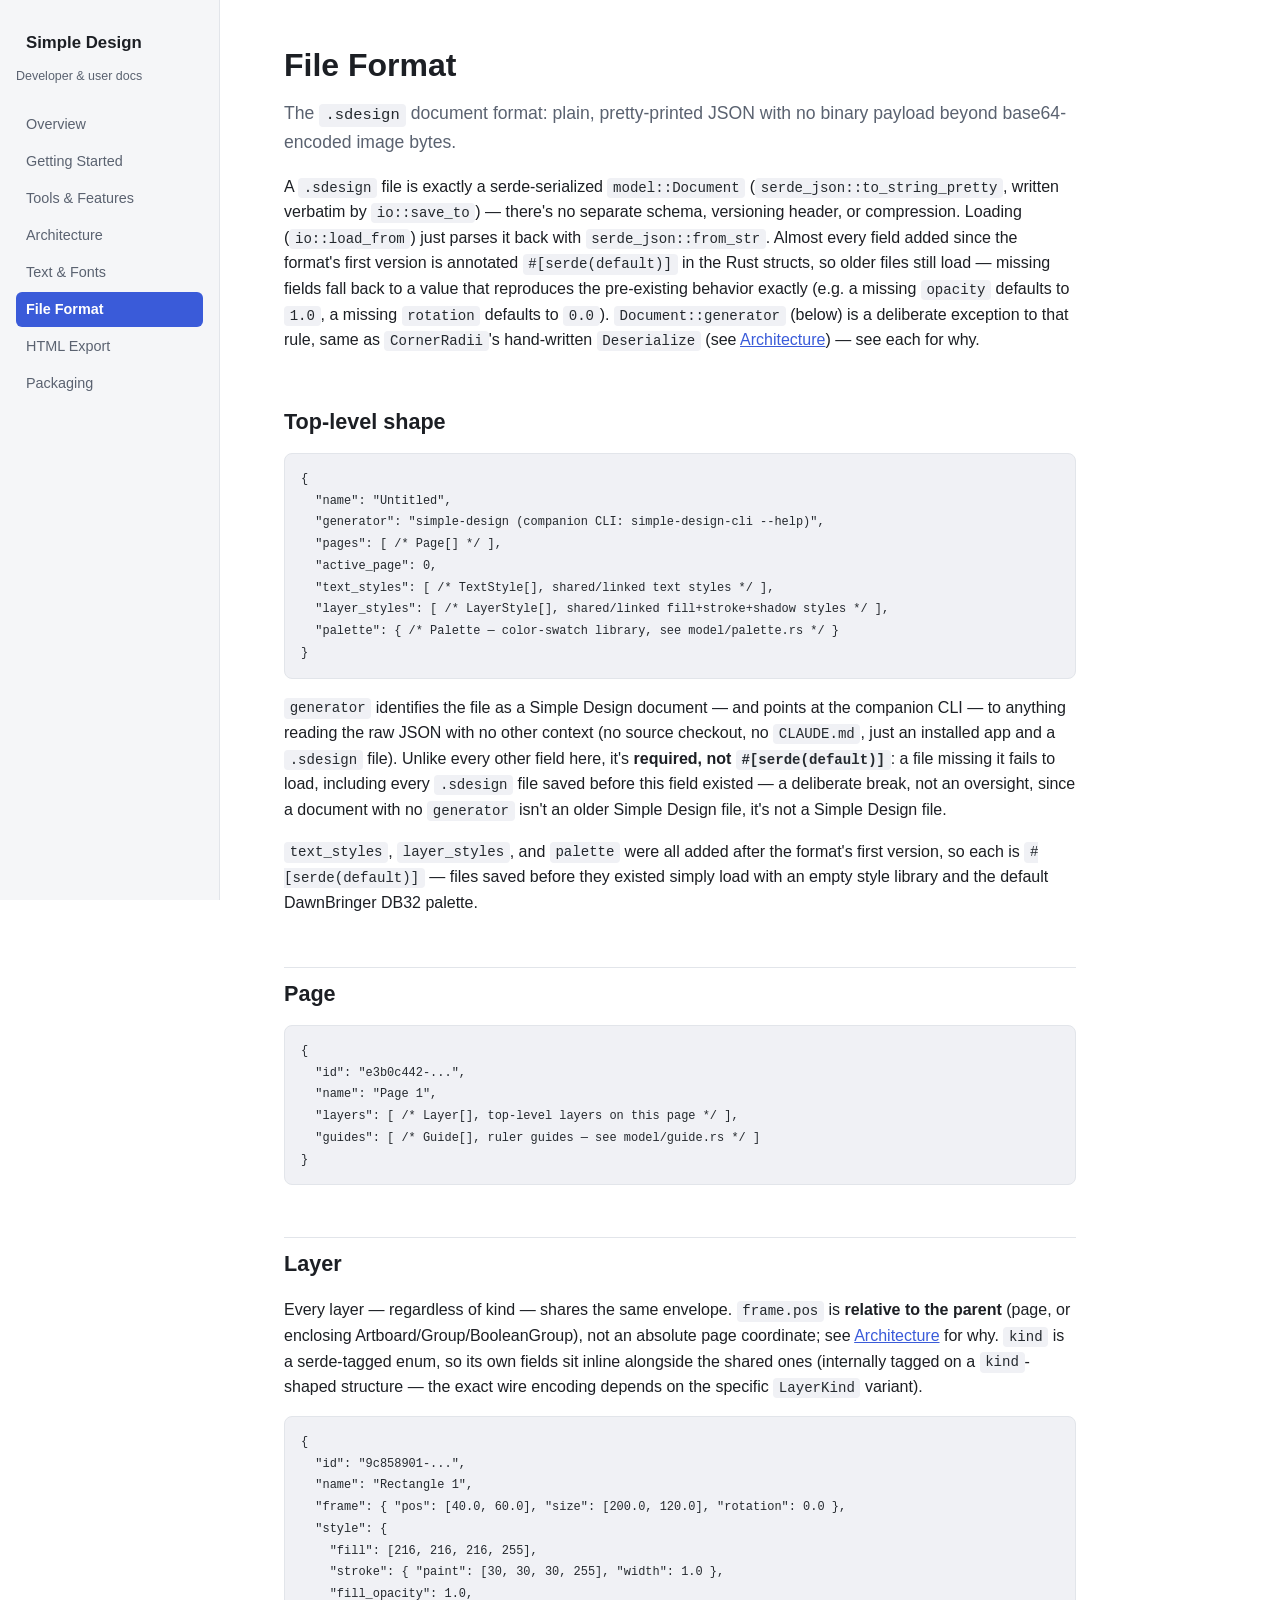
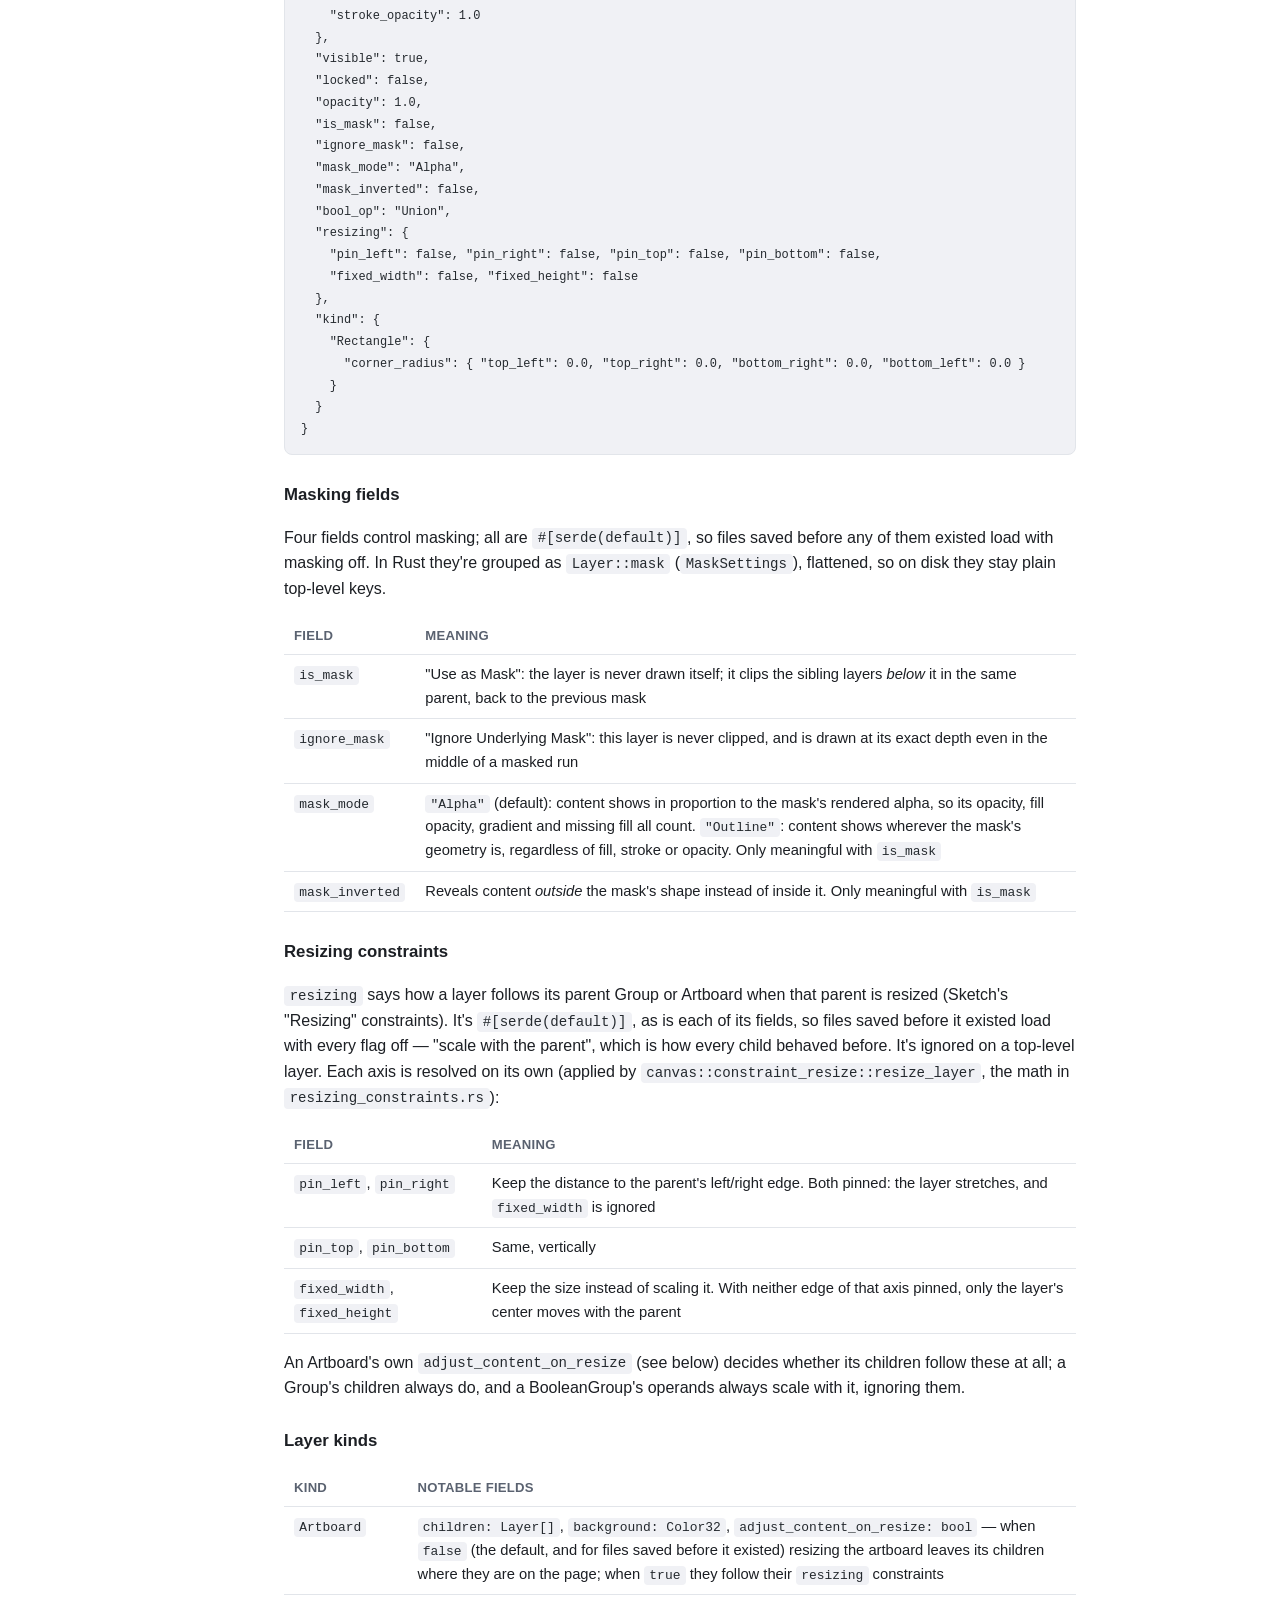
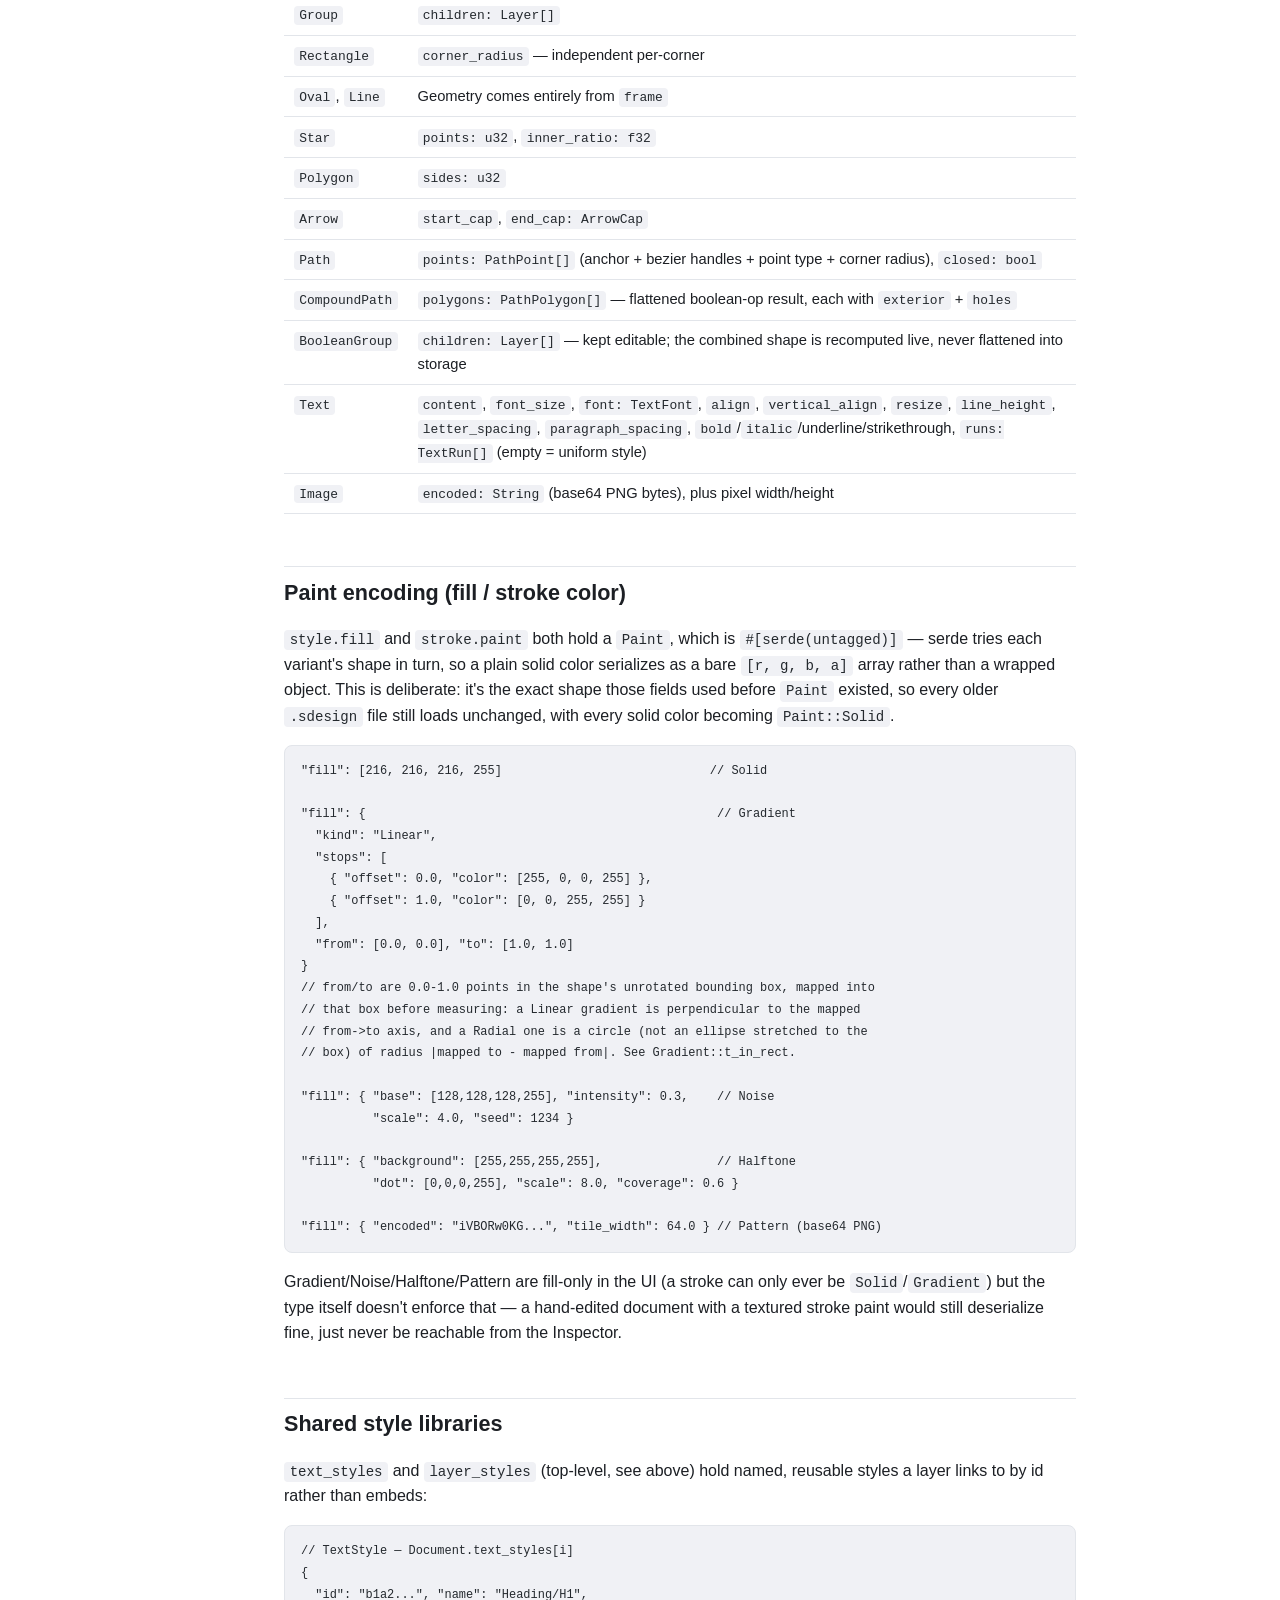
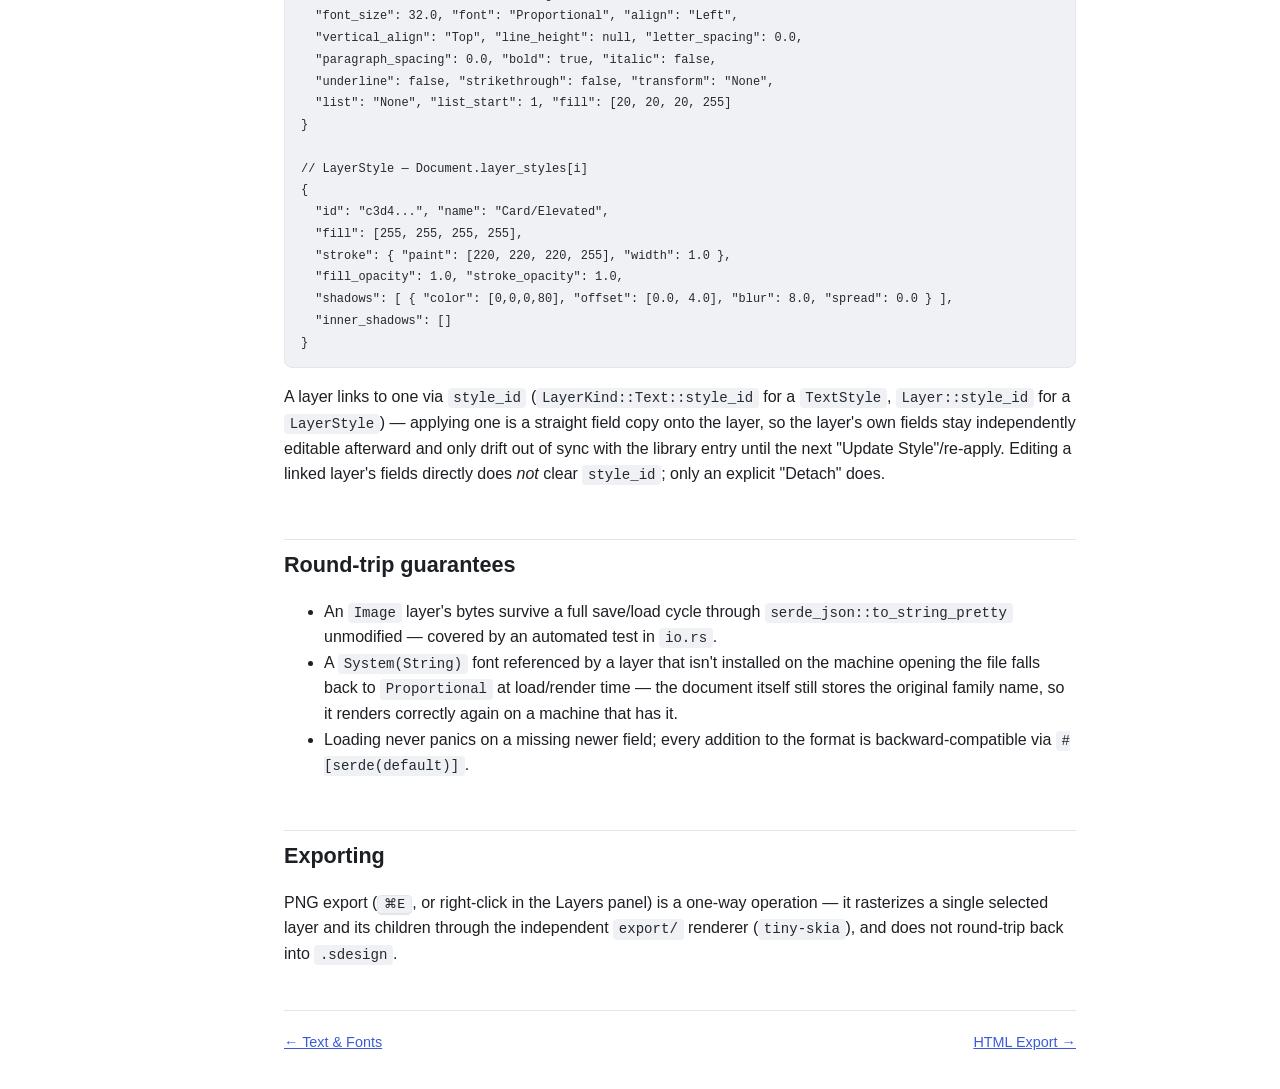
<file: docs/file-format.html>
<!doctype html>
<html lang="en">
<head>
<meta charset="utf-8">
<meta name="viewport" content="width=device-width, initial-scale=1">
<title>File Format — Simple Design Docs</title>
<link rel="stylesheet" href="style.css">
</head>
<body>
<div class="layout">
<nav class="sidebar">
  <a class="brand" href="index.html">Simple Design</a>
  <div class="tagline">Developer &amp; user docs</div>
  <ul>
    <li><a href="index.html">Overview</a></li>
    <li><a href="getting-started.html">Getting Started</a></li>
    <li><a href="features.html">Tools &amp; Features</a></li>
    <li><a href="architecture.html">Architecture</a></li>
    <li><a href="text-and-fonts.html">Text &amp; Fonts</a></li>
    <li><a class="active" href="file-format.html">File Format</a></li>
    <li><a href="html-export.html">HTML Export</a></li>
    <li><a href="packaging.html">Packaging</a></li>
  </ul>
</nav>
<main>
<h1>File Format</h1>
<p class="lede">The <code>.sdesign</code> document format: plain, pretty-printed JSON with no binary payload beyond base64-encoded image bytes.</p>

<p>
A <code>.sdesign</code> file is exactly a serde-serialized <code>model::Document</code>
(<code>serde_json::to_string_pretty</code>, written verbatim by <code>io::save_to</code>) —
there's no separate schema, versioning header, or compression. Loading
(<code>io::load_from</code>) just parses it back with <code>serde_json::from_str</code>.
Almost every field added since the format's first version is annotated
<code>#[serde(default)]</code> in the Rust structs, so older files still load — missing
fields fall back to a value that reproduces the pre-existing behavior exactly (e.g. a missing
<code>opacity</code> defaults to <code>1.0</code>, a missing <code>rotation</code> defaults to
<code>0.0</code>). <code>Document::generator</code> (below) is a deliberate exception to that
rule, same as <code>CornerRadii</code>'s hand-written <code>Deserialize</code> (see
<a href="architecture.html">Architecture</a>) — see each for why.
</p>

<h2>Top-level shape</h2>
<pre><code>{
  "name": "Untitled",
  "generator": "simple-design (companion CLI: simple-design-cli --help)",
  "pages": [ /* Page[] */ ],
  "active_page": 0,
  "text_styles": [ /* TextStyle[], shared/linked text styles */ ],
  "layer_styles": [ /* LayerStyle[], shared/linked fill+stroke+shadow styles */ ],
  "palette": { /* Palette — color-swatch library, see model/palette.rs */ }
}</code></pre>
<p>
<code>generator</code> identifies the file as a Simple Design document — and points at the
companion CLI — to anything reading the raw JSON with no other context (no source checkout, no
<code>CLAUDE.md</code>, just an installed app and a <code>.sdesign</code> file). Unlike every
other field here, it's <strong>required, not <code>#[serde(default)]</code></strong>: a file
missing it fails to load, including every <code>.sdesign</code> file saved before this field
existed — a deliberate break, not an oversight, since a document with no <code>generator</code>
isn't an older Simple Design file, it's not a Simple Design file.
</p>
<p>
<code>text_styles</code>, <code>layer_styles</code>, and <code>palette</code> were all added
after the format's first version, so each is <code>#[serde(default)]</code> — files saved
before they existed simply load with an empty style library and the default DawnBringer DB32
palette.
</p>

<h2>Page</h2>
<pre><code>{
  "id": "e3b0c442-...",
  "name": "Page 1",
  "layers": [ /* Layer[], top-level layers on this page */ ],
  "guides": [ /* Guide[], ruler guides — see model/guide.rs */ ]
}</code></pre>

<h2>Layer</h2>
<p>
Every layer — regardless of kind — shares the same envelope. <code>frame.pos</code> is
<strong>relative to the parent</strong> (page, or enclosing Artboard/Group/BooleanGroup), not
an absolute page coordinate; see <a href="architecture.html">Architecture</a> for why.
<code>kind</code> is a serde-tagged enum, so its own fields sit inline alongside the shared
ones (internally tagged on a <code>kind</code>-shaped structure — the exact wire encoding
depends on the specific <code>LayerKind</code> variant).
</p>
<pre><code>{
  "id": "9c858901-...",
  "name": "Rectangle 1",
  "frame": { "pos": [40.0, 60.0], "size": [200.0, 120.0], "rotation": 0.0 },
  "style": {
    "fill": [216, 216, 216, 255],
    "stroke": { "paint": [30, 30, 30, 255], "width": 1.0 },
    "fill_opacity": 1.0,
    "stroke_opacity": 1.0
  },
  "visible": true,
  "locked": false,
  "opacity": 1.0,
  "is_mask": false,
  "ignore_mask": false,
  "mask_mode": "Alpha",
  "mask_inverted": false,
  "bool_op": "Union",
  "resizing": {
    "pin_left": false, "pin_right": false, "pin_top": false, "pin_bottom": false,
    "fixed_width": false, "fixed_height": false
  },
  "kind": {
    "Rectangle": {
      "corner_radius": { "top_left": 0.0, "top_right": 0.0, "bottom_right": 0.0, "bottom_left": 0.0 }
    }
  }
}</code></pre>

<h3>Masking fields</h3>
<p>
Four fields control masking; all are <code>#[serde(default)]</code>, so files saved before any
of them existed load with masking off. In Rust they're grouped as <code>Layer::mask</code>
(<code>MaskSettings</code>), flattened, so on disk they stay plain top-level keys.
</p>
<table>
  <tr><th>Field</th><th>Meaning</th></tr>
  <tr><td><code>is_mask</code></td><td>"Use as Mask": the layer is never drawn itself; it clips the sibling layers <em>below</em> it in the same parent, back to the previous mask</td></tr>
  <tr><td><code>ignore_mask</code></td><td>"Ignore Underlying Mask": this layer is never clipped, and is drawn at its exact depth even in the middle of a masked run</td></tr>
  <tr><td><code>mask_mode</code></td><td><code>"Alpha"</code> (default): content shows in proportion to the mask's rendered alpha, so its opacity, fill opacity, gradient and missing fill all count. <code>"Outline"</code>: content shows wherever the mask's geometry is, regardless of fill, stroke or opacity. Only meaningful with <code>is_mask</code></td></tr>
  <tr><td><code>mask_inverted</code></td><td>Reveals content <em>outside</em> the mask's shape instead of inside it. Only meaningful with <code>is_mask</code></td></tr>
</table>

<h3>Resizing constraints</h3>
<p>
<code>resizing</code> says how a layer follows its parent Group or Artboard when that parent is
resized (Sketch's "Resizing" constraints). It's <code>#[serde(default)]</code>, as is each of
its fields, so files saved before it existed load with every flag off — "scale with the
parent", which is how every child behaved before. It's ignored on a top-level layer. Each axis
is resolved on its own (applied by <code>canvas::constraint_resize::resize_layer</code>, the math
in <code>resizing_constraints.rs</code>):
</p>
<table>
  <tr><th>Field</th><th>Meaning</th></tr>
  <tr><td><code>pin_left</code>, <code>pin_right</code></td><td>Keep the distance to the parent's left/right edge. Both pinned: the layer stretches, and <code>fixed_width</code> is ignored</td></tr>
  <tr><td><code>pin_top</code>, <code>pin_bottom</code></td><td>Same, vertically</td></tr>
  <tr><td><code>fixed_width</code>, <code>fixed_height</code></td><td>Keep the size instead of scaling it. With neither edge of that axis pinned, only the layer's center moves with the parent</td></tr>
</table>
<p>
An Artboard's own <code>adjust_content_on_resize</code> (see below) decides whether its
children follow these at all; a Group's children always do, and a BooleanGroup's operands
always scale with it, ignoring them.
</p>

<h3>Layer kinds</h3>
<table>
  <tr><th>Kind</th><th>Notable fields</th></tr>
  <tr><td><code>Artboard</code></td><td><code>children: Layer[]</code>, <code>background: Color32</code>, <code>adjust_content_on_resize: bool</code> — when <code>false</code> (the default, and for files saved before it existed) resizing the artboard leaves its children where they are on the page; when <code>true</code> they follow their <code>resizing</code> constraints</td></tr>
  <tr><td><code>Group</code></td><td><code>children: Layer[]</code></td></tr>
  <tr><td><code>Rectangle</code></td><td><code>corner_radius</code> — independent per-corner</td></tr>
  <tr><td><code>Oval</code>, <code>Line</code></td><td>Geometry comes entirely from <code>frame</code></td></tr>
  <tr><td><code>Star</code></td><td><code>points: u32</code>, <code>inner_ratio: f32</code></td></tr>
  <tr><td><code>Polygon</code></td><td><code>sides: u32</code></td></tr>
  <tr><td><code>Arrow</code></td><td><code>start_cap</code>, <code>end_cap: ArrowCap</code></td></tr>
  <tr><td><code>Path</code></td><td><code>points: PathPoint[]</code> (anchor + bezier handles + point type + corner radius), <code>closed: bool</code></td></tr>
  <tr><td><code>CompoundPath</code></td><td><code>polygons: PathPolygon[]</code> — flattened boolean-op result, each with <code>exterior</code> + <code>holes</code></td></tr>
  <tr><td><code>BooleanGroup</code></td><td><code>children: Layer[]</code> — kept editable; the combined shape is recomputed live, never flattened into storage</td></tr>
  <tr><td><code>Text</code></td><td><code>content</code>, <code>font_size</code>, <code>font: TextFont</code>, <code>align</code>, <code>vertical_align</code>, <code>resize</code>, <code>line_height</code>, <code>letter_spacing</code>, <code>paragraph_spacing</code>, <code>bold</code>/<code>italic</code>/underline/strikethrough, <code>runs: TextRun[]</code> (empty = uniform style)</td></tr>
  <tr><td><code>Image</code></td><td><code>encoded: String</code> (base64 PNG bytes), plus pixel width/height</td></tr>
</table>

<h2>Paint encoding (fill / stroke color)</h2>
<p>
<code>style.fill</code> and <code>stroke.paint</code> both hold a <code>Paint</code>, which is
<code>#[serde(untagged)]</code> — serde tries each variant's shape in turn, so a plain solid
color serializes as a bare <code>[r, g, b, a]</code> array rather than a wrapped object. This is
deliberate: it's the exact shape those fields used before <code>Paint</code> existed, so every
older <code>.sdesign</code> file still loads unchanged, with every solid color becoming
<code>Paint::Solid</code>.
</p>
<pre><code>"fill": [216, 216, 216, 255]                             // Solid

"fill": {                                                 // Gradient
  "kind": "Linear",
  "stops": [
    { "offset": 0.0, "color": [255, 0, 0, 255] },
    { "offset": 1.0, "color": [0, 0, 255, 255] }
  ],
  "from": [0.0, 0.0], "to": [1.0, 1.0]
}
// from/to are 0.0-1.0 points in the shape's unrotated bounding box, mapped into
// that box before measuring: a Linear gradient is perpendicular to the mapped
// from->to axis, and a Radial one is a circle (not an ellipse stretched to the
// box) of radius |mapped to - mapped from|. See Gradient::t_in_rect.

"fill": { "base": [128,128,128,255], "intensity": 0.3,    // Noise
          "scale": 4.0, "seed": 1234 }

"fill": { "background": [255,255,255,255],                // Halftone
          "dot": [0,0,0,255], "scale": 8.0, "coverage": 0.6 }

"fill": { "encoded": "iVBORw0KG...", "tile_width": 64.0 } // Pattern (base64 PNG)</code></pre>
<p>
Gradient/Noise/Halftone/Pattern are fill-only in the UI (a stroke can only ever be
<code>Solid</code>/<code>Gradient</code>) but the type itself doesn't enforce that — a
hand-edited document with a textured stroke paint would still deserialize fine, just never be
reachable from the Inspector.
</p>

<h2>Shared style libraries</h2>
<p>
<code>text_styles</code> and <code>layer_styles</code> (top-level, see above) hold named,
reusable styles a layer links to by id rather than embeds:
</p>
<pre><code>// TextStyle — Document.text_styles[i]
{
  "id": "b1a2...", "name": "Heading/H1",
  "font_size": 32.0, "font": "Proportional", "align": "Left",
  "vertical_align": "Top", "line_height": null, "letter_spacing": 0.0,
  "paragraph_spacing": 0.0, "bold": true, "italic": false,
  "underline": false, "strikethrough": false, "transform": "None",
  "list": "None", "list_start": 1, "fill": [20, 20, 20, 255]
}

// LayerStyle — Document.layer_styles[i]
{
  "id": "c3d4...", "name": "Card/Elevated",
  "fill": [255, 255, 255, 255],
  "stroke": { "paint": [220, 220, 220, 255], "width": 1.0 },
  "fill_opacity": 1.0, "stroke_opacity": 1.0,
  "shadows": [ { "color": [0,0,0,80], "offset": [0.0, 4.0], "blur": 8.0, "spread": 0.0 } ],
  "inner_shadows": []
}</code></pre>
<p>
A layer links to one via <code>style_id</code> (<code>LayerKind::Text::style_id</code> for a
<code>TextStyle</code>, <code>Layer::style_id</code> for a <code>LayerStyle</code>) — applying
one is a straight field copy onto the layer, so the layer's own fields stay independently
editable afterward and only drift out of sync with the library entry until the next
"Update Style"/re-apply. Editing a linked layer's fields directly does <em>not</em> clear
<code>style_id</code>; only an explicit "Detach" does.
</p>

<h2>Round-trip guarantees</h2>
<ul>
  <li>An <code>Image</code> layer's bytes survive a full save/load cycle through
      <code>serde_json::to_string_pretty</code> unmodified — covered by an automated test in
      <code>io.rs</code>.</li>
  <li>A <code>System(String)</code> font referenced by a layer that isn't installed on the
      machine opening the file falls back to <code>Proportional</code> at load/render time —
      the document itself still stores the original family name, so it renders correctly again
      on a machine that has it.</li>
  <li>Loading never panics on a missing newer field; every addition to the format is
      backward-compatible via <code>#[serde(default)]</code>.</li>
</ul>

<h2>Exporting</h2>
<p>
PNG export (<kbd>⌘E</kbd>, or right-click in the Layers panel) is a one-way operation — it
rasterizes a single selected layer and its children through the independent
<code>export/</code> renderer (<code>tiny-skia</code>), and does not round-trip back into
<code>.sdesign</code>.
</p>

<div class="footer-nav">
  <a href="text-and-fonts.html">← Text &amp; Fonts</a>
  <a href="html-export.html">HTML Export →</a>
</div>
</main>
</div>
</body>
</html>
</file>
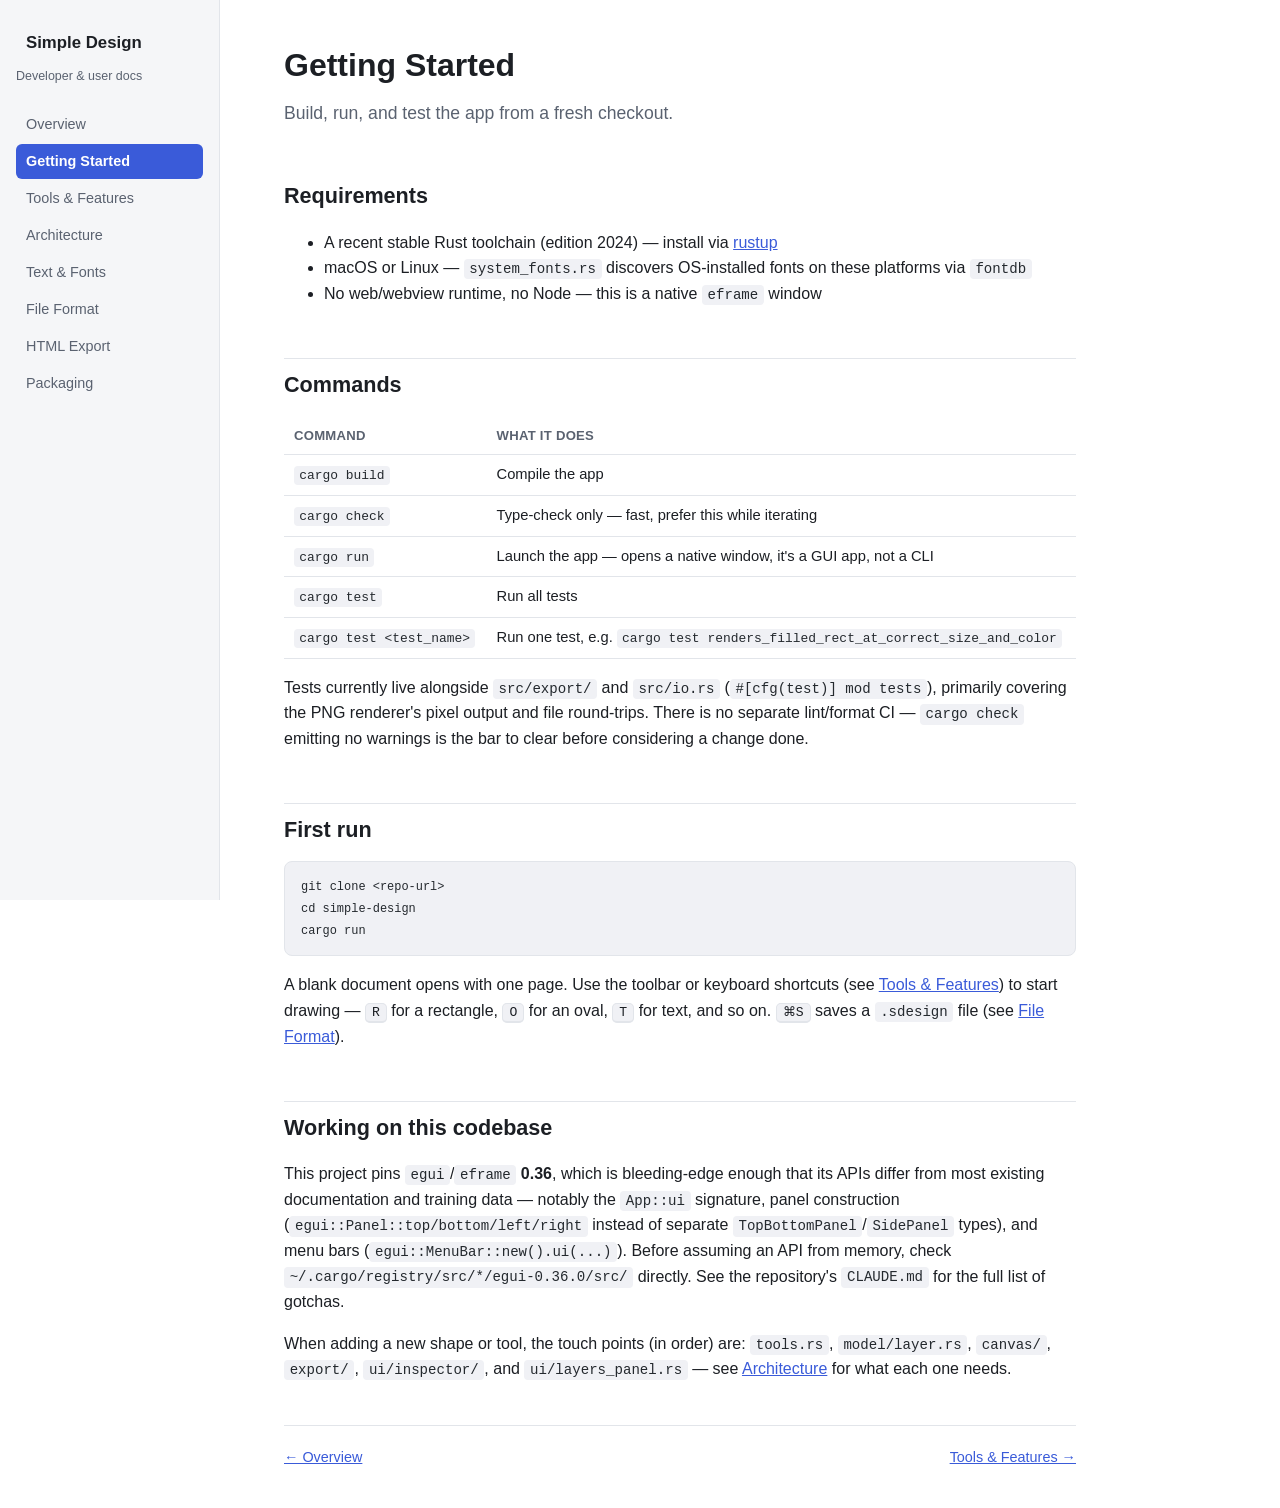
<file: docs/getting-started.html>
<!doctype html>
<html lang="en">
<head>
<meta charset="utf-8">
<meta name="viewport" content="width=device-width, initial-scale=1">
<title>Getting Started — Simple Design Docs</title>
<link rel="stylesheet" href="style.css">
</head>
<body>
<div class="layout">
<nav class="sidebar">
  <a class="brand" href="index.html">Simple Design</a>
  <div class="tagline">Developer &amp; user docs</div>
  <ul>
    <li><a href="index.html">Overview</a></li>
    <li><a class="active" href="getting-started.html">Getting Started</a></li>
    <li><a href="features.html">Tools &amp; Features</a></li>
    <li><a href="architecture.html">Architecture</a></li>
    <li><a href="text-and-fonts.html">Text &amp; Fonts</a></li>
    <li><a href="file-format.html">File Format</a></li>
    <li><a href="html-export.html">HTML Export</a></li>
    <li><a href="packaging.html">Packaging</a></li>
  </ul>
</nav>
<main>
<h1>Getting Started</h1>
<p class="lede">Build, run, and test the app from a fresh checkout.</p>

<h2>Requirements</h2>
<ul>
  <li>A recent stable Rust toolchain (edition 2024) — install via <a href="https://rustup.rs" target="_blank" rel="noopener">rustup</a></li>
  <li>macOS or Linux — <code>system_fonts.rs</code> discovers OS-installed fonts on these platforms via <code>fontdb</code></li>
  <li>No web/webview runtime, no Node — this is a native <code>eframe</code> window</li>
</ul>

<h2>Commands</h2>
<table>
  <tr><th>Command</th><th>What it does</th></tr>
  <tr><td><code>cargo build</code></td><td>Compile the app</td></tr>
  <tr><td><code>cargo check</code></td><td>Type-check only — fast, prefer this while iterating</td></tr>
  <tr><td><code>cargo run</code></td><td>Launch the app — opens a native window, it's a GUI app, not a CLI</td></tr>
  <tr><td><code>cargo test</code></td><td>Run all tests</td></tr>
  <tr><td><code>cargo test &lt;test_name&gt;</code></td><td>Run one test, e.g. <code>cargo test renders_filled_rect_at_correct_size_and_color</code></td></tr>
</table>

<p>
Tests currently live alongside <code>src/export/</code> and <code>src/io.rs</code>
(<code>#[cfg(test)] mod tests</code>), primarily covering the PNG renderer's pixel output and
file round-trips. There is no separate lint/format CI — <code>cargo check</code> emitting no
warnings is the bar to clear before considering a change done.
</p>

<h2>First run</h2>
<pre><code>git clone &lt;repo-url&gt;
cd simple-design
cargo run</code></pre>
<p>
A blank document opens with one page. Use the toolbar or keyboard shortcuts (see
<a href="features.html">Tools &amp; Features</a>) to start drawing — <kbd>R</kbd> for a
rectangle, <kbd>O</kbd> for an oval, <kbd>T</kbd> for text, and so on. <kbd>⌘S</kbd> saves a
<code>.sdesign</code> file (see <a href="file-format.html">File Format</a>).
</p>

<h2>Working on this codebase</h2>
<p>
This project pins <code>egui</code>/<code>eframe</code> <strong>0.36</strong>, which is
bleeding-edge enough that its APIs differ from most existing documentation and training data —
notably the <code>App::ui</code> signature, panel construction
(<code>egui::Panel::top/bottom/left/right</code> instead of separate
<code>TopBottomPanel</code>/<code>SidePanel</code> types), and menu bars
(<code>egui::MenuBar::new().ui(...)</code>). Before assuming an API from memory, check
<code>~/.cargo/registry/src/*/egui-0.36.0/src/</code> directly. See the repository's
<code>CLAUDE.md</code> for the full list of gotchas.
</p>
<p>
When adding a new shape or tool, the touch points (in order) are: <code>tools.rs</code>,
<code>model/layer.rs</code>, <code>canvas/</code>, <code>export/</code>,
<code>ui/inspector/</code>, and <code>ui/layers_panel.rs</code> — see
<a href="architecture.html">Architecture</a> for what each one needs.
</p>

<div class="footer-nav">
  <a href="index.html">← Overview</a>
  <a href="features.html">Tools &amp; Features →</a>
</div>
</main>
</div>
</body>
</html>
</file>
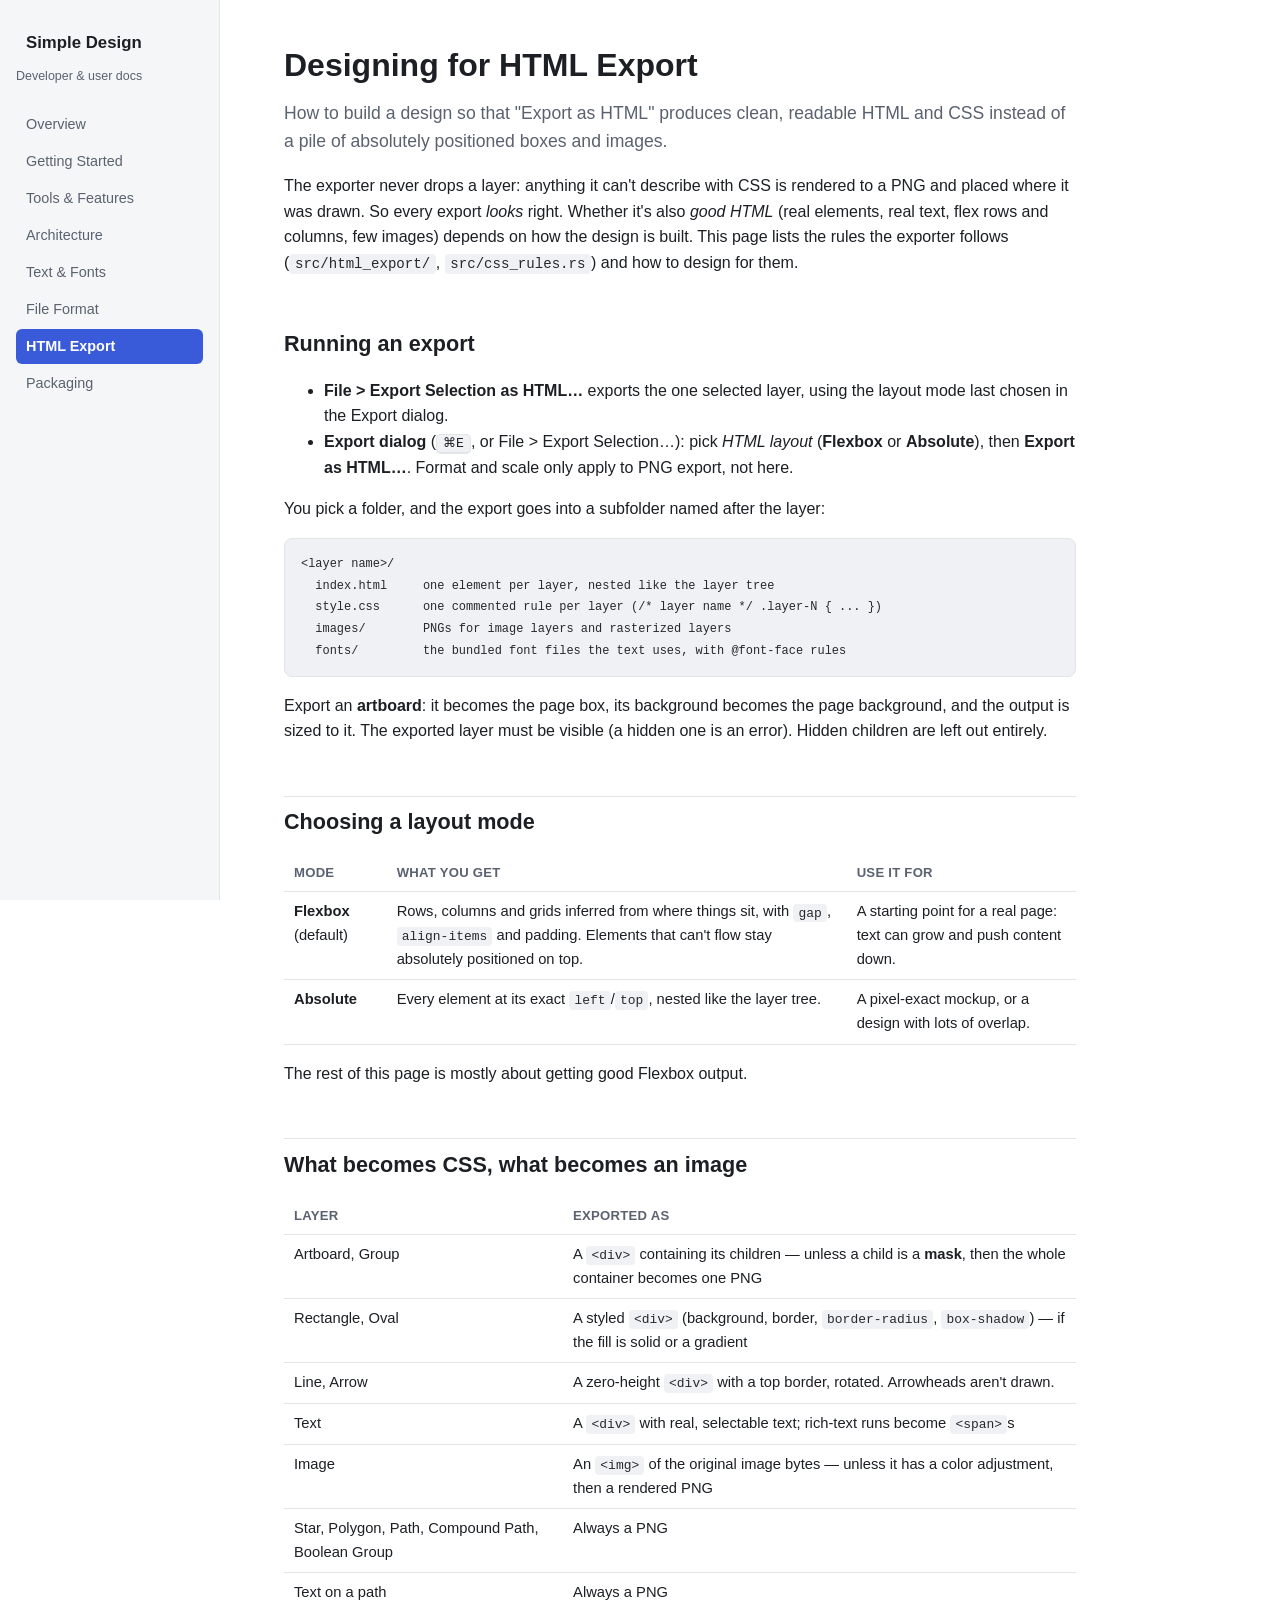
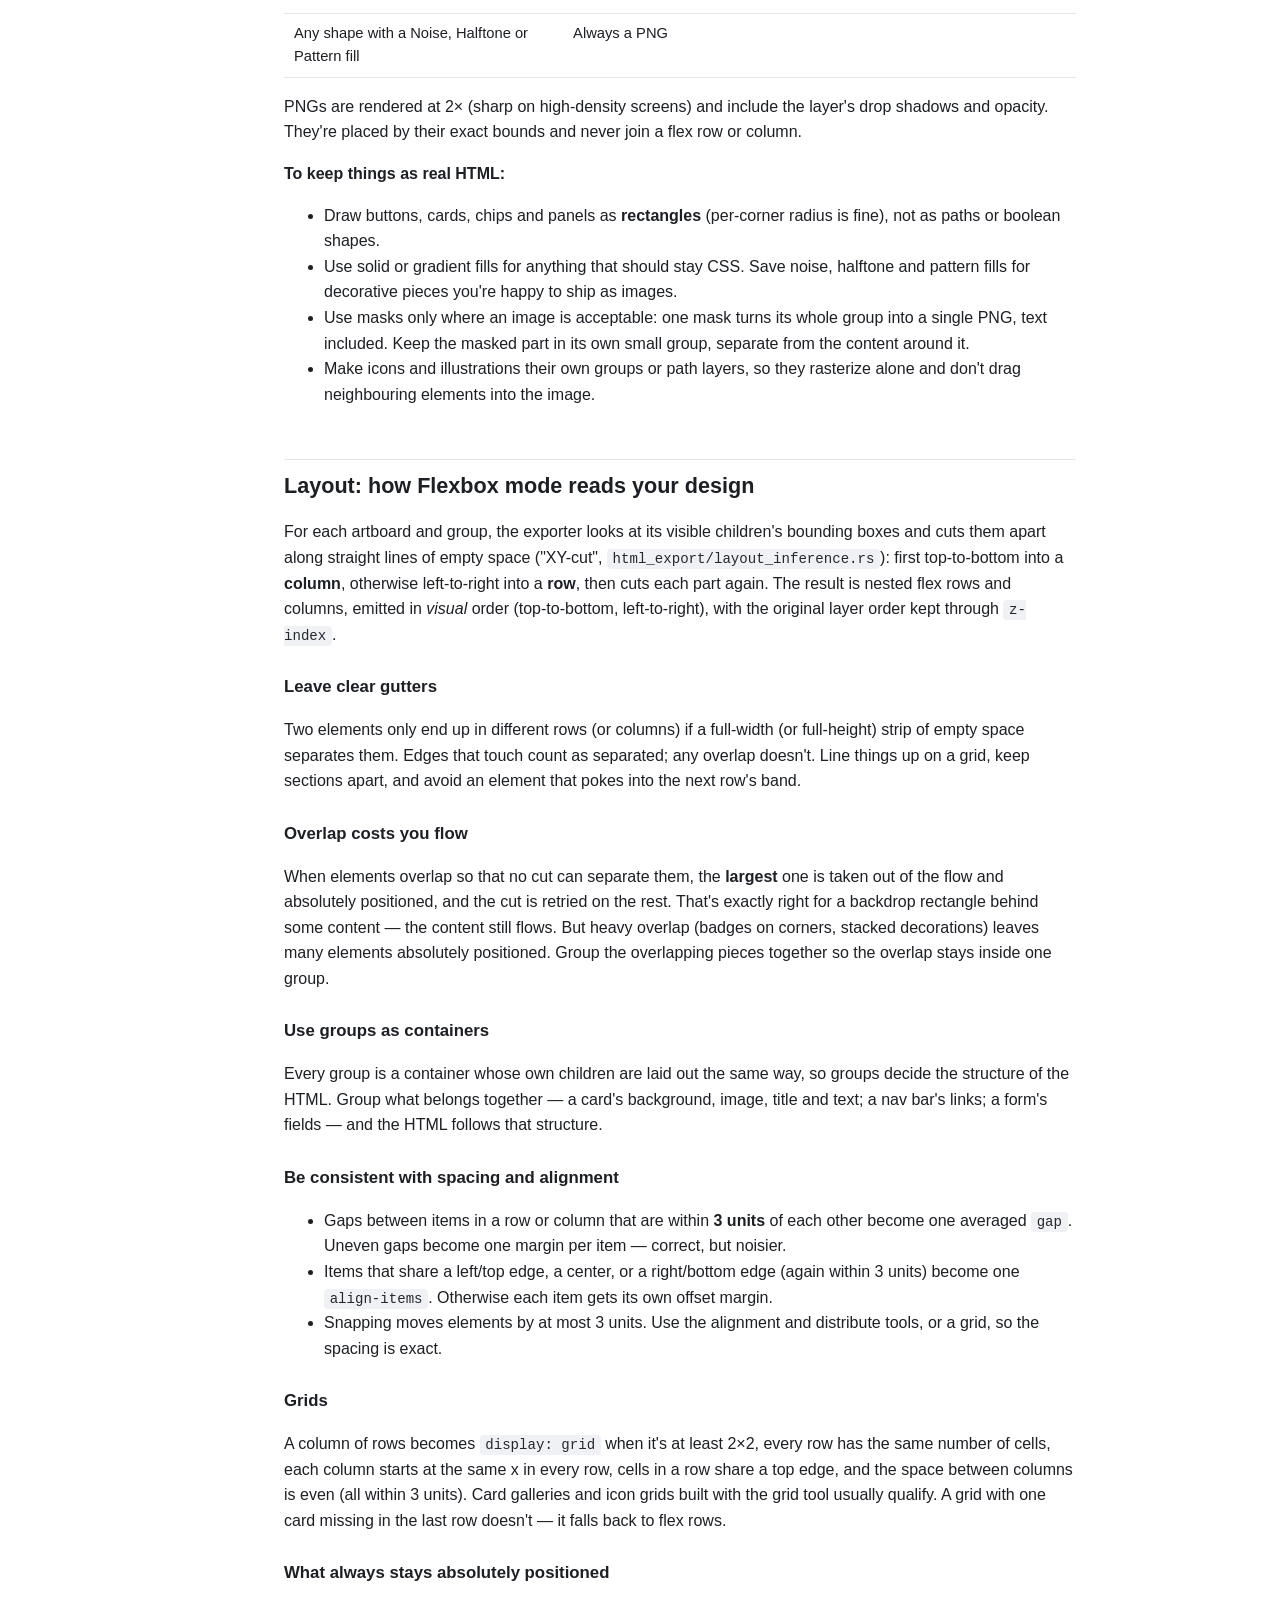
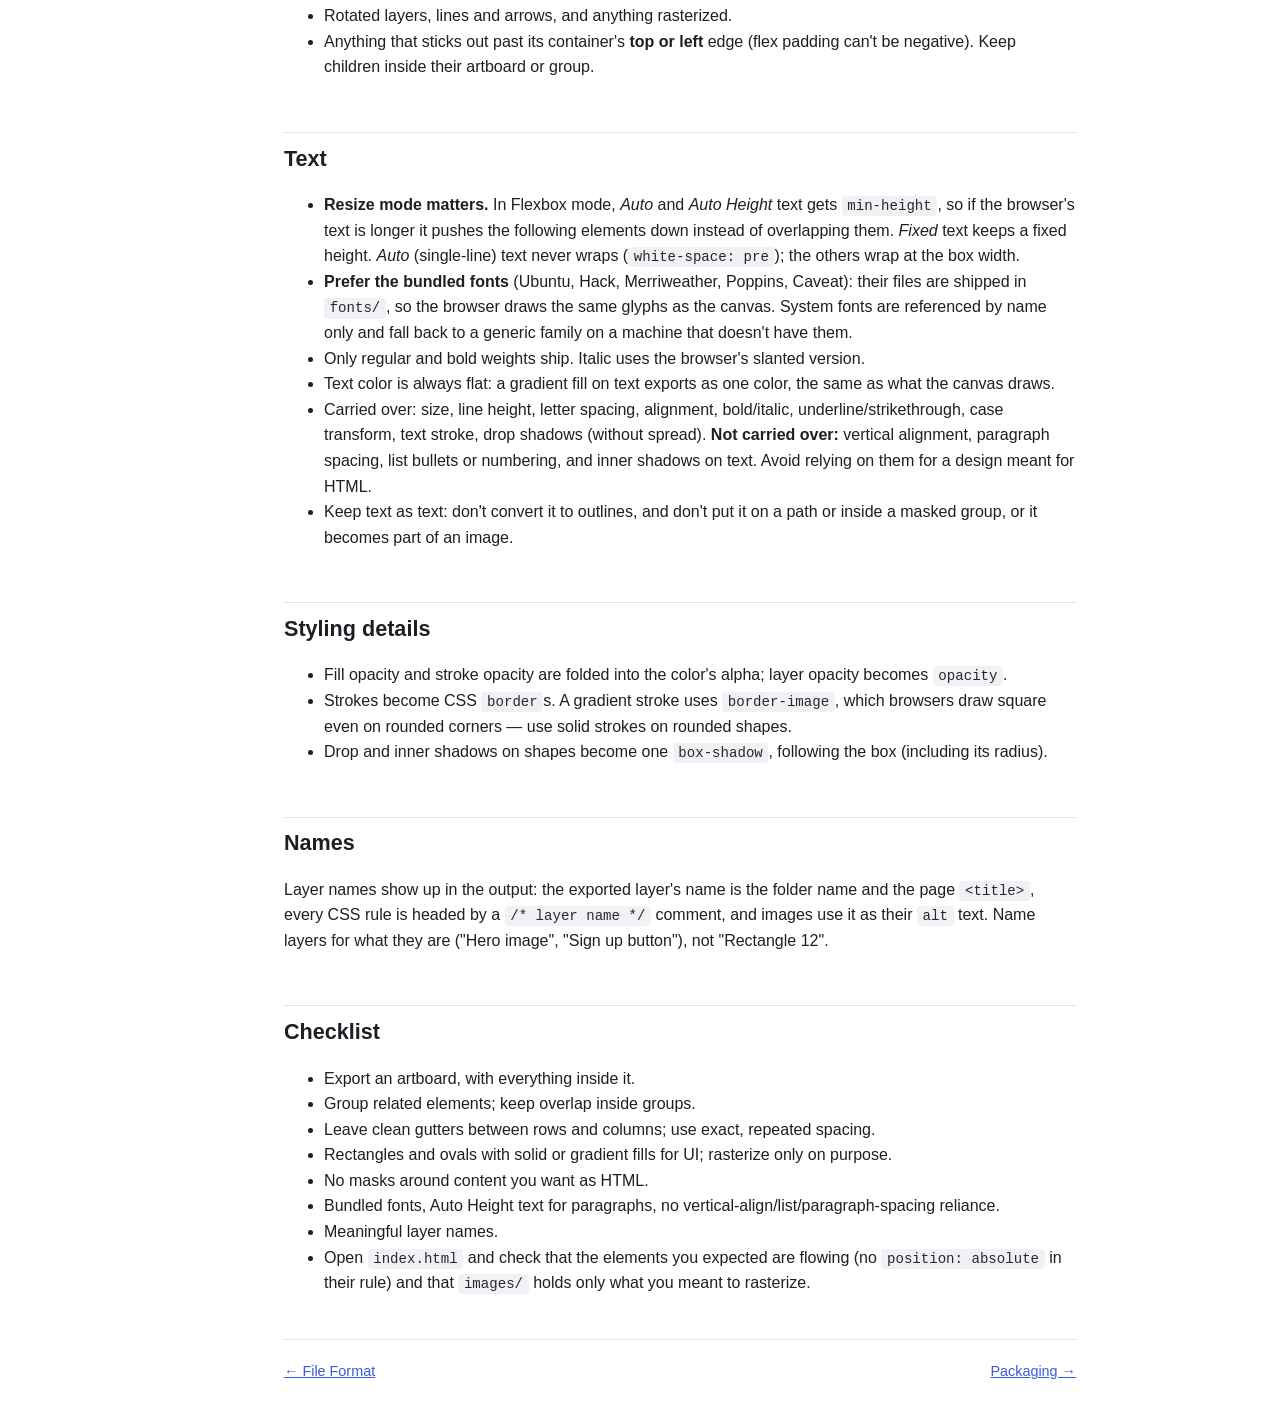
<file: docs/html-export.html>
<!doctype html>
<html lang="en">
<head>
<meta charset="utf-8">
<meta name="viewport" content="width=device-width, initial-scale=1">
<title>Designing for HTML Export — Simple Design Docs</title>
<link rel="stylesheet" href="style.css">
</head>
<body>
<div class="layout">
<nav class="sidebar">
  <a class="brand" href="index.html">Simple Design</a>
  <div class="tagline">Developer &amp; user docs</div>
  <ul>
    <li><a href="index.html">Overview</a></li>
    <li><a href="getting-started.html">Getting Started</a></li>
    <li><a href="features.html">Tools &amp; Features</a></li>
    <li><a href="architecture.html">Architecture</a></li>
    <li><a href="text-and-fonts.html">Text &amp; Fonts</a></li>
    <li><a href="file-format.html">File Format</a></li>
    <li><a class="active" href="html-export.html">HTML Export</a></li>
    <li><a href="packaging.html">Packaging</a></li>
  </ul>
</nav>
<main>
<h1>Designing for HTML Export</h1>
<p class="lede">How to build a design so that "Export as HTML" produces clean, readable HTML and CSS instead of a pile of absolutely positioned boxes and images.</p>

<p>
The exporter never drops a layer: anything it can't describe with CSS is rendered to a PNG
and placed where it was drawn. So every export <em>looks</em> right. Whether it's also
<em>good HTML</em> (real elements, real text, flex rows and columns, few images) depends on
how the design is built. This page lists the rules the exporter follows
(<code>src/html_export/</code>, <code>src/css_rules.rs</code>) and how to design for them.
</p>

<h2>Running an export</h2>
<ul>
  <li><strong>File &gt; Export Selection as HTML…</strong> exports the one selected layer,
    using the layout mode last chosen in the Export dialog.</li>
  <li><strong>Export dialog</strong> (<kbd>⌘E</kbd>, or File &gt; Export Selection…): pick
    <em>HTML layout</em> (<strong>Flexbox</strong> or <strong>Absolute</strong>), then
    <strong>Export as HTML…</strong>. Format and scale only apply to PNG export, not here.</li>
</ul>
<p>
You pick a folder, and the export goes into a subfolder named after the layer:
</p>
<pre><code>&lt;layer name&gt;/
  index.html     one element per layer, nested like the layer tree
  style.css      one commented rule per layer (/* layer name */ .layer-N { ... })
  images/        PNGs for image layers and rasterized layers
  fonts/         the bundled font files the text uses, with @font-face rules</code></pre>
<p>
Export an <strong>artboard</strong>: it becomes the page box, its background becomes the
page background, and the output is sized to it. The exported layer must be visible (a hidden
one is an error). Hidden children are left out entirely.
</p>

<h2>Choosing a layout mode</h2>
<table>
  <tr><th>Mode</th><th>What you get</th><th>Use it for</th></tr>
  <tr><td><strong>Flexbox</strong> (default)</td>
    <td>Rows, columns and grids inferred from where things sit, with <code>gap</code>,
      <code>align-items</code> and padding. Elements that can't flow stay absolutely positioned
      on top.</td>
    <td>A starting point for a real page: text can grow and push content down.</td></tr>
  <tr><td><strong>Absolute</strong></td>
    <td>Every element at its exact <code>left</code>/<code>top</code>, nested like the layer
      tree.</td>
    <td>A pixel-exact mockup, or a design with lots of overlap.</td></tr>
</table>
<p>The rest of this page is mostly about getting good Flexbox output.</p>

<h2>What becomes CSS, what becomes an image</h2>
<table>
  <tr><th>Layer</th><th>Exported as</th></tr>
  <tr><td>Artboard, Group</td><td>A <code>&lt;div&gt;</code> containing its children —
    unless a child is a <strong>mask</strong>, then the whole container becomes one PNG</td></tr>
  <tr><td>Rectangle, Oval</td><td>A styled <code>&lt;div&gt;</code> (background, border,
    <code>border-radius</code>, <code>box-shadow</code>) — if the fill is solid or a gradient</td></tr>
  <tr><td>Line, Arrow</td><td>A zero-height <code>&lt;div&gt;</code> with a top border,
    rotated. Arrowheads aren't drawn.</td></tr>
  <tr><td>Text</td><td>A <code>&lt;div&gt;</code> with real, selectable text; rich-text runs
    become <code>&lt;span&gt;</code>s</td></tr>
  <tr><td>Image</td><td>An <code>&lt;img&gt;</code> of the original image bytes — unless it
    has a color adjustment, then a rendered PNG</td></tr>
  <tr><td>Star, Polygon, Path, Compound Path, Boolean Group</td><td>Always a PNG</td></tr>
  <tr><td>Text on a path</td><td>Always a PNG</td></tr>
  <tr><td>Any shape with a Noise, Halftone or Pattern fill</td><td>Always a PNG</td></tr>
</table>
<p>
PNGs are rendered at 2× (sharp on high-density screens) and include the layer's drop shadows
and opacity. They're placed by their exact bounds and never join a flex row or column.
</p>
<p><strong>To keep things as real HTML:</strong></p>
<ul>
  <li>Draw buttons, cards, chips and panels as <strong>rectangles</strong> (per-corner radius
    is fine), not as paths or boolean shapes.</li>
  <li>Use solid or gradient fills for anything that should stay CSS. Save noise, halftone and
    pattern fills for decorative pieces you're happy to ship as images.</li>
  <li>Use masks only where an image is acceptable: one mask turns its whole group into a single
    PNG, text included. Keep the masked part in its own small group, separate from the content
    around it.</li>
  <li>Make icons and illustrations their own groups or path layers, so they rasterize alone
    and don't drag neighbouring elements into the image.</li>
</ul>

<h2>Layout: how Flexbox mode reads your design</h2>
<p>
For each artboard and group, the exporter looks at its visible children's bounding boxes and
cuts them apart along straight lines of empty space ("XY-cut",
<code>html_export/layout_inference.rs</code>): first top-to-bottom into a
<strong>column</strong>, otherwise left-to-right into a <strong>row</strong>, then cuts each
part again. The result is nested flex rows and columns, emitted in <em>visual</em> order
(top-to-bottom, left-to-right), with the original layer order kept through
<code>z-index</code>.
</p>

<h3>Leave clear gutters</h3>
<p>
Two elements only end up in different rows (or columns) if a full-width (or full-height)
strip of empty space separates them. Edges that touch count as separated; any overlap
doesn't. Line things up on a grid, keep sections apart, and avoid an element that pokes into
the next row's band.
</p>

<h3>Overlap costs you flow</h3>
<p>
When elements overlap so that no cut can separate them, the <strong>largest</strong> one is
taken out of the flow and absolutely positioned, and the cut is retried on the rest. That's
exactly right for a backdrop rectangle behind some content — the content still flows. But
heavy overlap (badges on corners, stacked decorations) leaves many elements absolutely
positioned. Group the overlapping pieces together so the overlap stays inside one group.
</p>

<h3>Use groups as containers</h3>
<p>
Every group is a container whose own children are laid out the same way, so groups decide
the structure of the HTML. Group what belongs together — a card's background, image, title
and text; a nav bar's links; a form's fields — and the HTML follows that structure.
</p>

<h3>Be consistent with spacing and alignment</h3>
<ul>
  <li>Gaps between items in a row or column that are within <strong>3 units</strong> of each
    other become one averaged <code>gap</code>. Uneven gaps become one margin per item —
    correct, but noisier.</li>
  <li>Items that share a left/top edge, a center, or a right/bottom edge (again within 3 units)
    become one <code>align-items</code>. Otherwise each item gets its own offset margin.</li>
  <li>Snapping moves elements by at most 3 units. Use the alignment and distribute tools, or
    a grid, so the spacing is exact.</li>
</ul>

<h3>Grids</h3>
<p>
A column of rows becomes <code>display: grid</code> when it's at least 2×2, every row has
the same number of cells, each column starts at the same x in every row, cells in a row share
a top edge, and the space between columns is even (all within 3 units). Card galleries and
icon grids built with the grid tool usually qualify. A grid with one card missing in the last
row doesn't — it falls back to flex rows.
</p>

<h3>What always stays absolutely positioned</h3>
<ul>
  <li>Rotated layers, lines and arrows, and anything rasterized.</li>
  <li>Anything that sticks out past its container's <strong>top or left</strong> edge (flex
    padding can't be negative). Keep children inside their artboard or group.</li>
</ul>

<h2>Text</h2>
<ul>
  <li><strong>Resize mode matters.</strong> In Flexbox mode, <em>Auto</em> and <em>Auto
    Height</em> text gets <code>min-height</code>, so if the browser's text is longer it pushes
    the following elements down instead of overlapping them. <em>Fixed</em> text keeps a fixed
    height. <em>Auto</em> (single-line) text never wraps (<code>white-space: pre</code>); the
    others wrap at the box width.</li>
  <li><strong>Prefer the bundled fonts</strong> (Ubuntu, Hack, Merriweather, Poppins, Caveat):
    their files are shipped in <code>fonts/</code>, so the browser draws the same glyphs as the
    canvas. System fonts are referenced by name only and fall back to a generic family on a
    machine that doesn't have them.</li>
  <li>Only regular and bold weights ship. Italic uses the browser's slanted version.</li>
  <li>Text color is always flat: a gradient fill on text exports as one color, the same as
    what the canvas draws.</li>
  <li>Carried over: size, line height, letter spacing, alignment, bold/italic,
    underline/strikethrough, case transform, text stroke, drop shadows (without spread).
    <strong>Not carried over:</strong> vertical alignment, paragraph spacing, list bullets or
    numbering, and inner shadows on text. Avoid relying on them for a design meant for HTML.</li>
  <li>Keep text as text: don't convert it to outlines, and don't put it on a path or inside a
    masked group, or it becomes part of an image.</li>
</ul>

<h2>Styling details</h2>
<ul>
  <li>Fill opacity and stroke opacity are folded into the color's alpha; layer opacity becomes
    <code>opacity</code>.</li>
  <li>Strokes become CSS <code>border</code>s. A gradient stroke uses
    <code>border-image</code>, which browsers draw square even on rounded corners — use solid
    strokes on rounded shapes.</li>
  <li>Drop and inner shadows on shapes become one <code>box-shadow</code>, following the box
    (including its radius).</li>
</ul>

<h2>Names</h2>
<p>
Layer names show up in the output: the exported layer's name is the folder name and the page
<code>&lt;title&gt;</code>, every CSS rule is headed by a <code>/* layer name */</code>
comment, and images use it as their <code>alt</code> text. Name layers for what they are
("Hero image", "Sign up button"), not "Rectangle 12".
</p>

<h2>Checklist</h2>
<ul>
  <li>Export an artboard, with everything inside it.</li>
  <li>Group related elements; keep overlap inside groups.</li>
  <li>Leave clean gutters between rows and columns; use exact, repeated spacing.</li>
  <li>Rectangles and ovals with solid or gradient fills for UI; rasterize only on purpose.</li>
  <li>No masks around content you want as HTML.</li>
  <li>Bundled fonts, Auto Height text for paragraphs, no vertical-align/list/paragraph-spacing reliance.</li>
  <li>Meaningful layer names.</li>
  <li>Open <code>index.html</code> and check that the elements you expected are flowing (no
    <code>position: absolute</code> in their rule) and that <code>images/</code> holds only what
    you meant to rasterize.</li>
</ul>

<div class="footer-nav">
  <a href="file-format.html">← File Format</a>
  <a href="packaging.html">Packaging →</a>
</div>
</main>
</div>
</body>
</html>
</file>
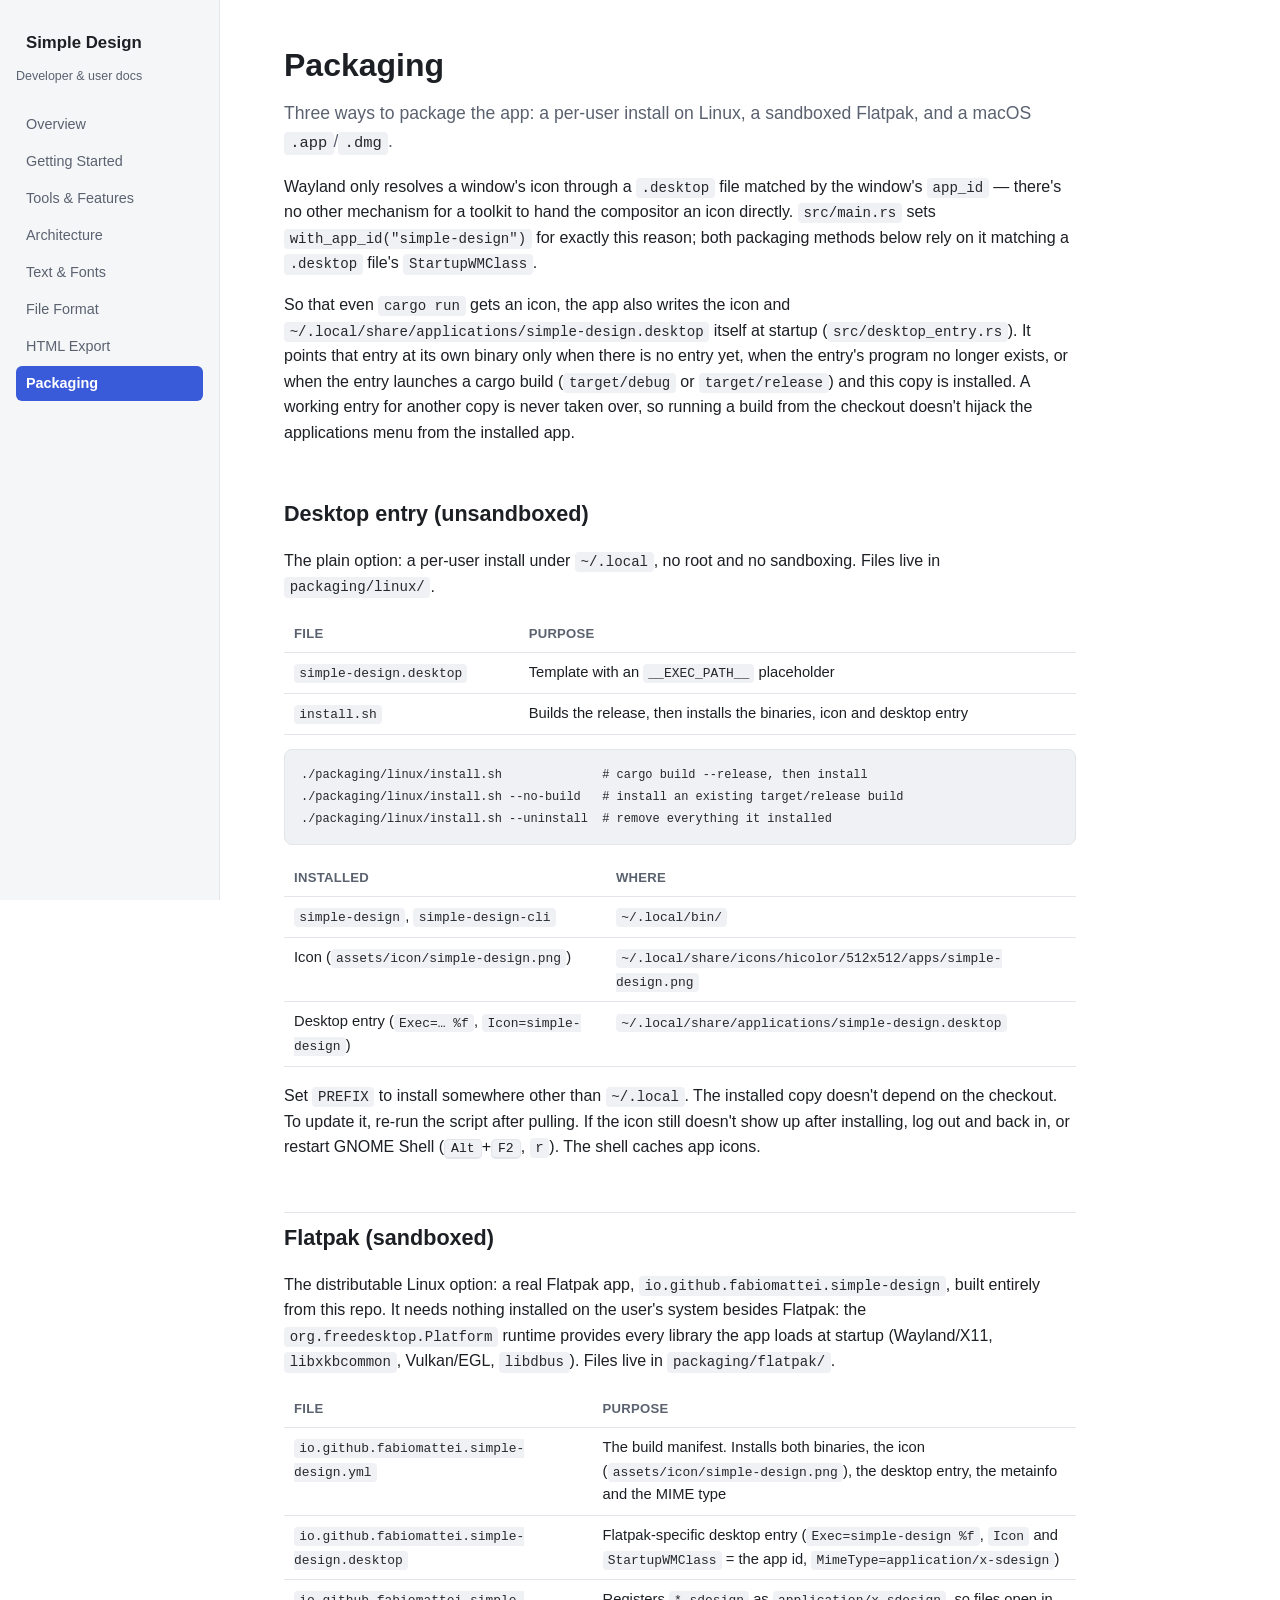
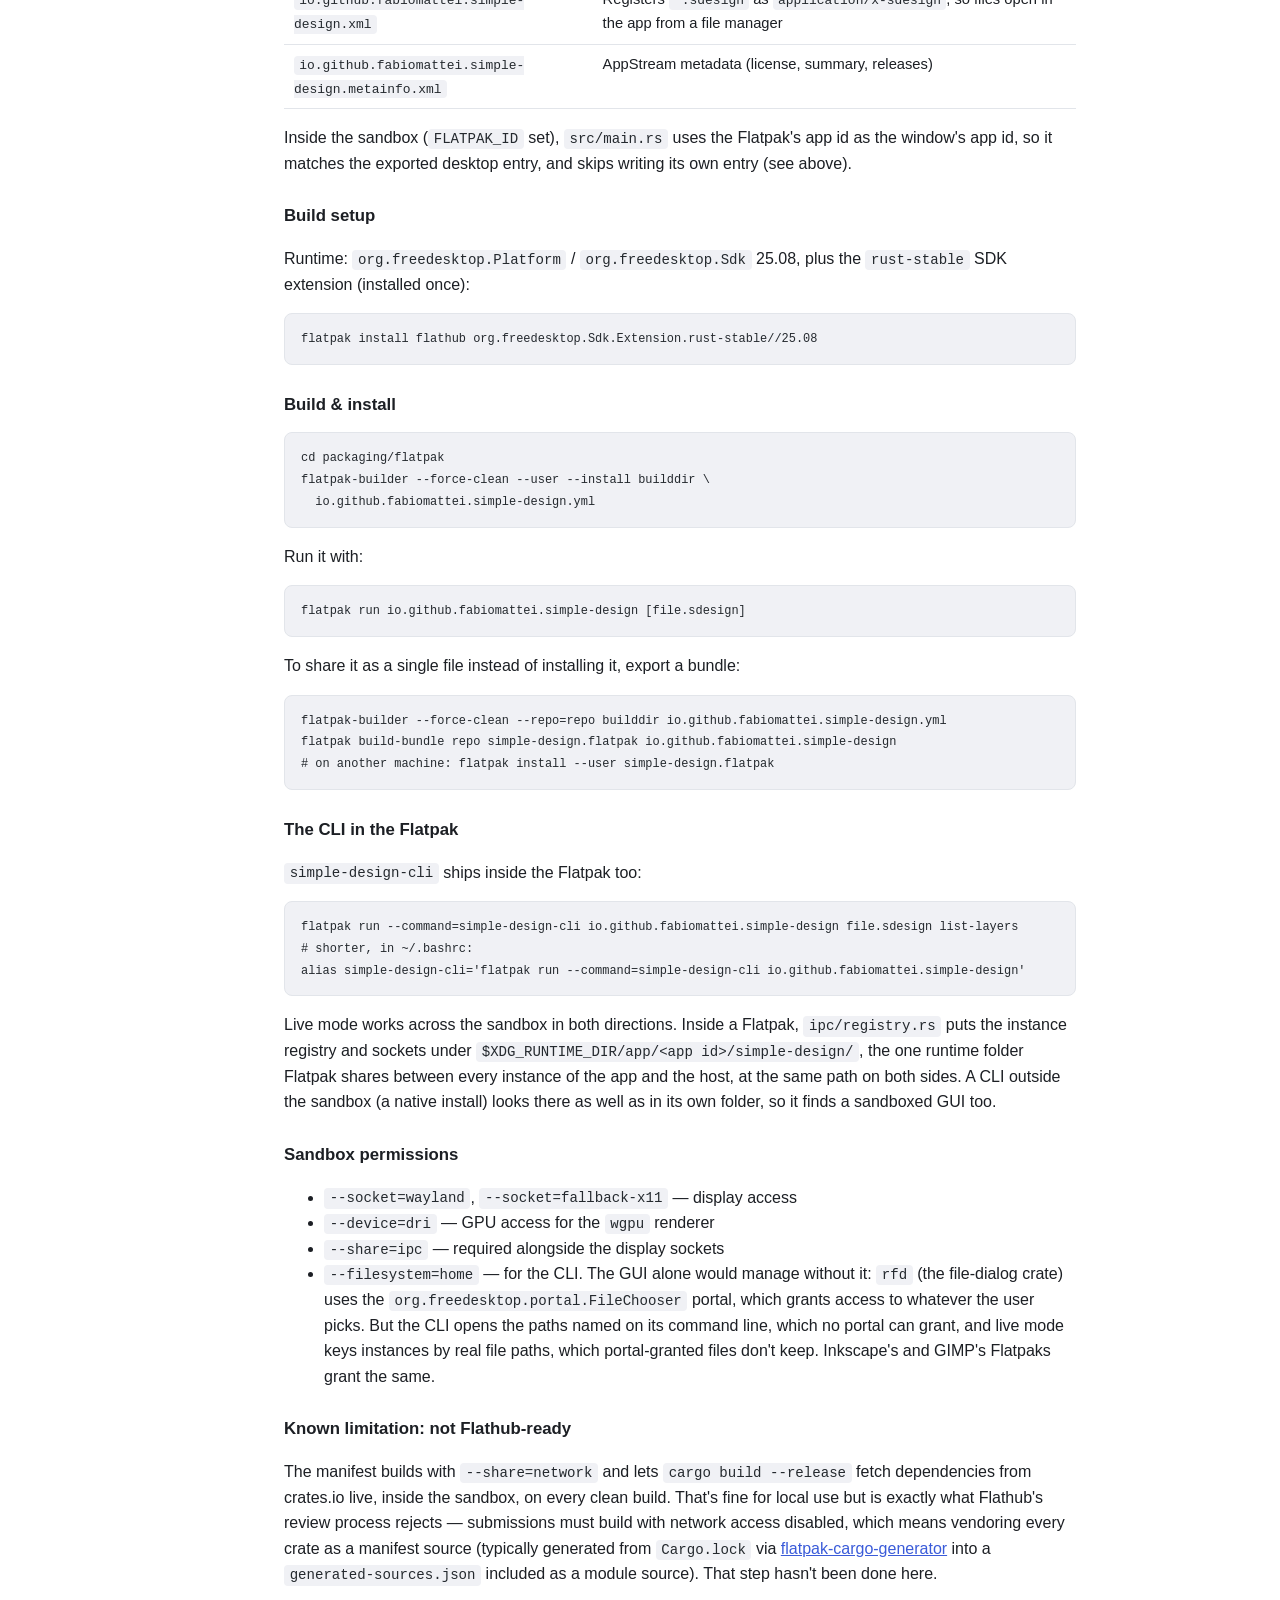
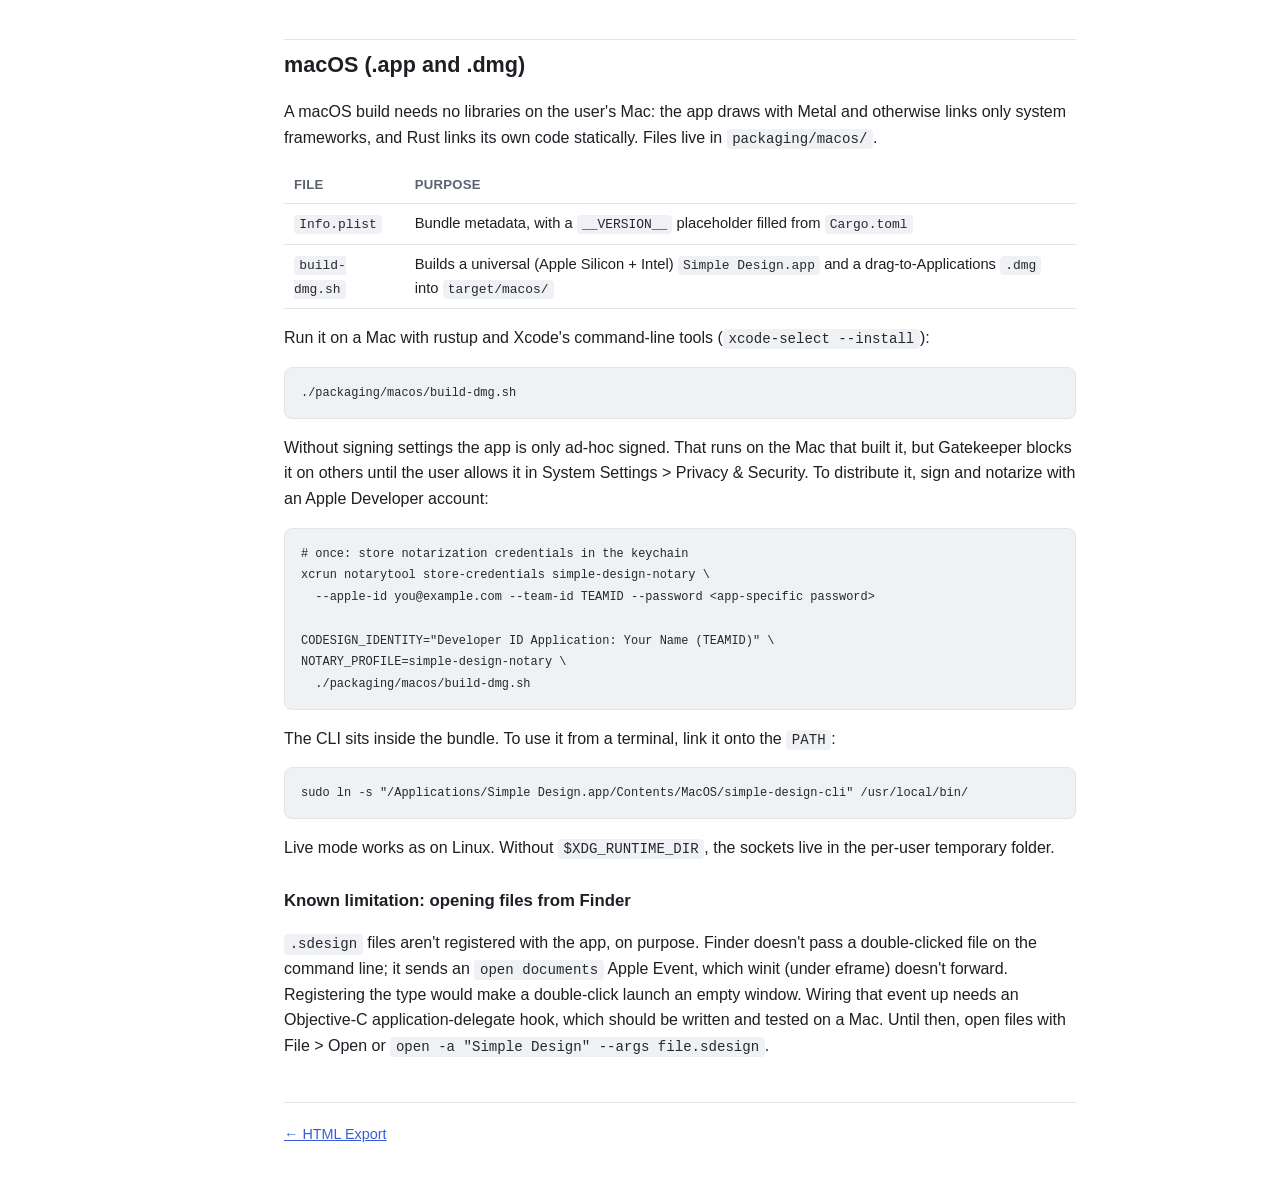
<file: docs/packaging.html>
<!doctype html>
<html lang="en">
<head>
<meta charset="utf-8">
<meta name="viewport" content="width=device-width, initial-scale=1">
<title>Packaging — Simple Design Docs</title>
<link rel="stylesheet" href="style.css">
</head>
<body>
<div class="layout">
<nav class="sidebar">
  <a class="brand" href="index.html">Simple Design</a>
  <div class="tagline">Developer &amp; user docs</div>
  <ul>
    <li><a href="index.html">Overview</a></li>
    <li><a href="getting-started.html">Getting Started</a></li>
    <li><a href="features.html">Tools &amp; Features</a></li>
    <li><a href="architecture.html">Architecture</a></li>
    <li><a href="text-and-fonts.html">Text &amp; Fonts</a></li>
    <li><a href="file-format.html">File Format</a></li>
    <li><a href="html-export.html">HTML Export</a></li>
    <li><a class="active" href="packaging.html">Packaging</a></li>
  </ul>
</nav>
<main>
<h1>Packaging</h1>
<p class="lede">Three ways to package the app: a per-user install on Linux, a sandboxed Flatpak, and a macOS <code>.app</code>/<code>.dmg</code>.</p>

<p>
Wayland only resolves a window's icon through a <code>.desktop</code> file matched by the
window's <code>app_id</code> — there's no other mechanism for a toolkit to hand the compositor
an icon directly. <code>src/main.rs</code> sets <code>with_app_id("simple-design")</code> for
exactly this reason; both packaging methods below rely on it matching a <code>.desktop</code>
file's <code>StartupWMClass</code>.
</p>
<p>
So that even <code>cargo run</code> gets an icon, the app also writes the icon and
<code>~/.local/share/applications/simple-design.desktop</code> itself at startup
(<code>src/desktop_entry.rs</code>). It points that entry at its own binary only when there is
no entry yet, when the entry's program no longer exists, or when the entry launches a cargo
build (<code>target/debug</code> or <code>target/release</code>) and this copy is installed.
A working entry for another copy is never taken over, so running a build from the checkout
doesn't hijack the applications menu from the installed app.
</p>

<h2>Desktop entry (unsandboxed)</h2>
<p>
The plain option: a per-user install under <code>~/.local</code>, no root and no
sandboxing. Files live in <code>packaging/linux/</code>.
</p>
<table>
  <tr><th>File</th><th>Purpose</th></tr>
  <tr><td><code>simple-design.desktop</code></td><td>Template with an <code>__EXEC_PATH__</code> placeholder</td></tr>
  <tr><td><code>install.sh</code></td><td>Builds the release, then installs the binaries, icon and desktop entry</td></tr>
</table>
<pre><code>./packaging/linux/install.sh              # cargo build --release, then install
./packaging/linux/install.sh --no-build   # install an existing target/release build
./packaging/linux/install.sh --uninstall  # remove everything it installed</code></pre>
<table>
  <tr><th>Installed</th><th>Where</th></tr>
  <tr><td><code>simple-design</code>, <code>simple-design-cli</code></td><td><code>~/.local/bin/</code></td></tr>
  <tr><td>Icon (<code>assets/icon/simple-design.png</code>)</td><td><code>~/.local/share/icons/hicolor/512x512/apps/simple-design.png</code></td></tr>
  <tr><td>Desktop entry (<code>Exec=… %f</code>, <code>Icon=simple-design</code>)</td><td><code>~/.local/share/applications/simple-design.desktop</code></td></tr>
</table>
<p>
Set <code>PREFIX</code> to install somewhere other than <code>~/.local</code>. The installed
copy doesn't depend on the checkout. To update it, re-run the script after pulling. If
the icon still doesn't show up after installing, log out and back in, or restart GNOME
Shell (<kbd>Alt</kbd>+<kbd>F2</kbd>, <code>r</code>). The shell caches app icons.
</p>

<h2>Flatpak (sandboxed)</h2>
<p>
The distributable Linux option: a real Flatpak app, <code>io.github.fabiomattei.simple-design</code>,
built entirely from this repo. It needs nothing installed on the user's system besides Flatpak:
the <code>org.freedesktop.Platform</code> runtime provides every library the app loads at
startup (Wayland/X11, <code>libxkbcommon</code>, Vulkan/EGL, <code>libdbus</code>). Files live in
<code>packaging/flatpak/</code>.
</p>
<table>
  <tr><th>File</th><th>Purpose</th></tr>
  <tr><td><code>io.github.fabiomattei.simple-design.yml</code></td><td>The build manifest. Installs both binaries, the icon (<code>assets/icon/simple-design.png</code>), the desktop entry, the metainfo and the MIME type</td></tr>
  <tr><td><code>io.github.fabiomattei.simple-design.desktop</code></td><td>Flatpak-specific desktop entry (<code>Exec=simple-design %f</code>, <code>Icon</code> and <code>StartupWMClass</code> = the app id, <code>MimeType=application/x-sdesign</code>)</td></tr>
  <tr><td><code>io.github.fabiomattei.simple-design.xml</code></td><td>Registers <code>*.sdesign</code> as <code>application/x-sdesign</code>, so files open in the app from a file manager</td></tr>
  <tr><td><code>io.github.fabiomattei.simple-design.metainfo.xml</code></td><td>AppStream metadata (license, summary, releases)</td></tr>
</table>
<p>
Inside the sandbox (<code>FLATPAK_ID</code> set), <code>src/main.rs</code> uses the Flatpak's app
id as the window's app id, so it matches the exported desktop entry, and skips writing its own
entry (see above).
</p>

<h3>Build setup</h3>
<p>Runtime: <code>org.freedesktop.Platform</code> / <code>org.freedesktop.Sdk</code> 25.08, plus the <code>rust-stable</code> SDK extension (installed once):</p>
<pre><code>flatpak install flathub org.freedesktop.Sdk.Extension.rust-stable//25.08</code></pre>

<h3>Build &amp; install</h3>
<pre><code>cd packaging/flatpak
flatpak-builder --force-clean --user --install builddir \
  io.github.fabiomattei.simple-design.yml</code></pre>
<p>Run it with:</p>
<pre><code>flatpak run io.github.fabiomattei.simple-design [file.sdesign]</code></pre>
<p>To share it as a single file instead of installing it, export a bundle:</p>
<pre><code>flatpak-builder --force-clean --repo=repo builddir io.github.fabiomattei.simple-design.yml
flatpak build-bundle repo simple-design.flatpak io.github.fabiomattei.simple-design
# on another machine: flatpak install --user simple-design.flatpak</code></pre>

<h3>The CLI in the Flatpak</h3>
<p><code>simple-design-cli</code> ships inside the Flatpak too:</p>
<pre><code>flatpak run --command=simple-design-cli io.github.fabiomattei.simple-design file.sdesign list-layers
# shorter, in ~/.bashrc:
alias simple-design-cli='flatpak run --command=simple-design-cli io.github.fabiomattei.simple-design'</code></pre>
<p>
Live mode works across the sandbox in both directions. Inside a Flatpak, <code>ipc/registry.rs</code>
puts the instance registry and sockets under <code>$XDG_RUNTIME_DIR/app/&lt;app id&gt;/simple-design/</code>,
the one runtime folder Flatpak shares between every instance of the app and the host, at the
same path on both sides. A CLI outside the sandbox (a native install) looks there as well as in
its own folder, so it finds a sandboxed GUI too.
</p>

<h3>Sandbox permissions</h3>
<ul>
  <li><code>--socket=wayland</code>, <code>--socket=fallback-x11</code> — display access</li>
  <li><code>--device=dri</code> — GPU access for the <code>wgpu</code> renderer</li>
  <li><code>--share=ipc</code> — required alongside the display sockets</li>
  <li><code>--filesystem=home</code> — for the CLI. The GUI alone would manage without it: <code>rfd</code>
  (the file-dialog crate) uses the <code>org.freedesktop.portal.FileChooser</code> portal, which
  grants access to whatever the user picks. But the CLI opens the paths named on its command line,
  which no portal can grant, and live mode keys instances by real file paths, which
  portal-granted files don't keep. Inkscape's and GIMP's Flatpaks grant the same.</li>
</ul>

<h3>Known limitation: not Flathub-ready</h3>
<p>
The manifest builds with <code>--share=network</code> and lets <code>cargo build --release</code>
fetch dependencies from crates.io live, inside the sandbox, on every clean build. That's fine
for local use but is exactly what Flathub's review process rejects — submissions must build
with network access disabled, which means vendoring every crate as a manifest source
(typically generated from <code>Cargo.lock</code> via
<a href="https://github.com/flatpak/flatpak-builder-tools/tree/master/cargo" target="_blank" rel="noopener">flatpak-cargo-generator</a>
into a <code>generated-sources.json</code> included as a module source). That step hasn't been
done here.
</p>

<h2>macOS (.app and .dmg)</h2>
<p>
A macOS build needs no libraries on the user's Mac: the app draws with Metal and otherwise links
only system frameworks, and Rust links its own code statically. Files live in
<code>packaging/macos/</code>.
</p>
<table>
  <tr><th>File</th><th>Purpose</th></tr>
  <tr><td><code>Info.plist</code></td><td>Bundle metadata, with a <code>__VERSION__</code> placeholder filled from <code>Cargo.toml</code></td></tr>
  <tr><td><code>build-dmg.sh</code></td><td>Builds a universal (Apple Silicon + Intel) <code>Simple Design.app</code> and a drag-to-Applications <code>.dmg</code> into <code>target/macos/</code></td></tr>
</table>
<p>Run it on a Mac with rustup and Xcode's command-line tools (<code>xcode-select --install</code>):</p>
<pre><code>./packaging/macos/build-dmg.sh</code></pre>
<p>
Without signing settings the app is only ad-hoc signed. That runs on the Mac that built it, but
Gatekeeper blocks it on others until the user allows it in System Settings &gt; Privacy &amp;
Security. To distribute it, sign and notarize with an Apple Developer account:
</p>
<pre><code># once: store notarization credentials in the keychain
xcrun notarytool store-credentials simple-design-notary \
  --apple-id you@example.com --team-id TEAMID --password &lt;app-specific password&gt;

CODESIGN_IDENTITY="Developer ID Application: Your Name (TEAMID)" \
NOTARY_PROFILE=simple-design-notary \
  ./packaging/macos/build-dmg.sh</code></pre>
<p>
The CLI sits inside the bundle. To use it from a terminal, link it onto the <code>PATH</code>:
</p>
<pre><code>sudo ln -s "/Applications/Simple Design.app/Contents/MacOS/simple-design-cli" /usr/local/bin/</code></pre>
<p>
Live mode works as on Linux. Without <code>$XDG_RUNTIME_DIR</code>, the sockets live in the
per-user temporary folder.
</p>

<h3>Known limitation: opening files from Finder</h3>
<p>
<code>.sdesign</code> files aren't registered with the app, on purpose. Finder doesn't pass a
double-clicked file on the command line; it sends an <code>open documents</code> Apple Event,
which winit (under eframe) doesn't forward. Registering the type would make a double-click
launch an empty window. Wiring that event up needs an Objective-C application-delegate hook,
which should be written and tested on a Mac. Until then, open files with File &gt; Open or
<code>open -a "Simple Design" --args file.sdesign</code>.
</p>

<div class="footer-nav">
  <a href="html-export.html">← HTML Export</a>
  <span></span>
</div>
</main>
</div>
</body>
</html>
</file>
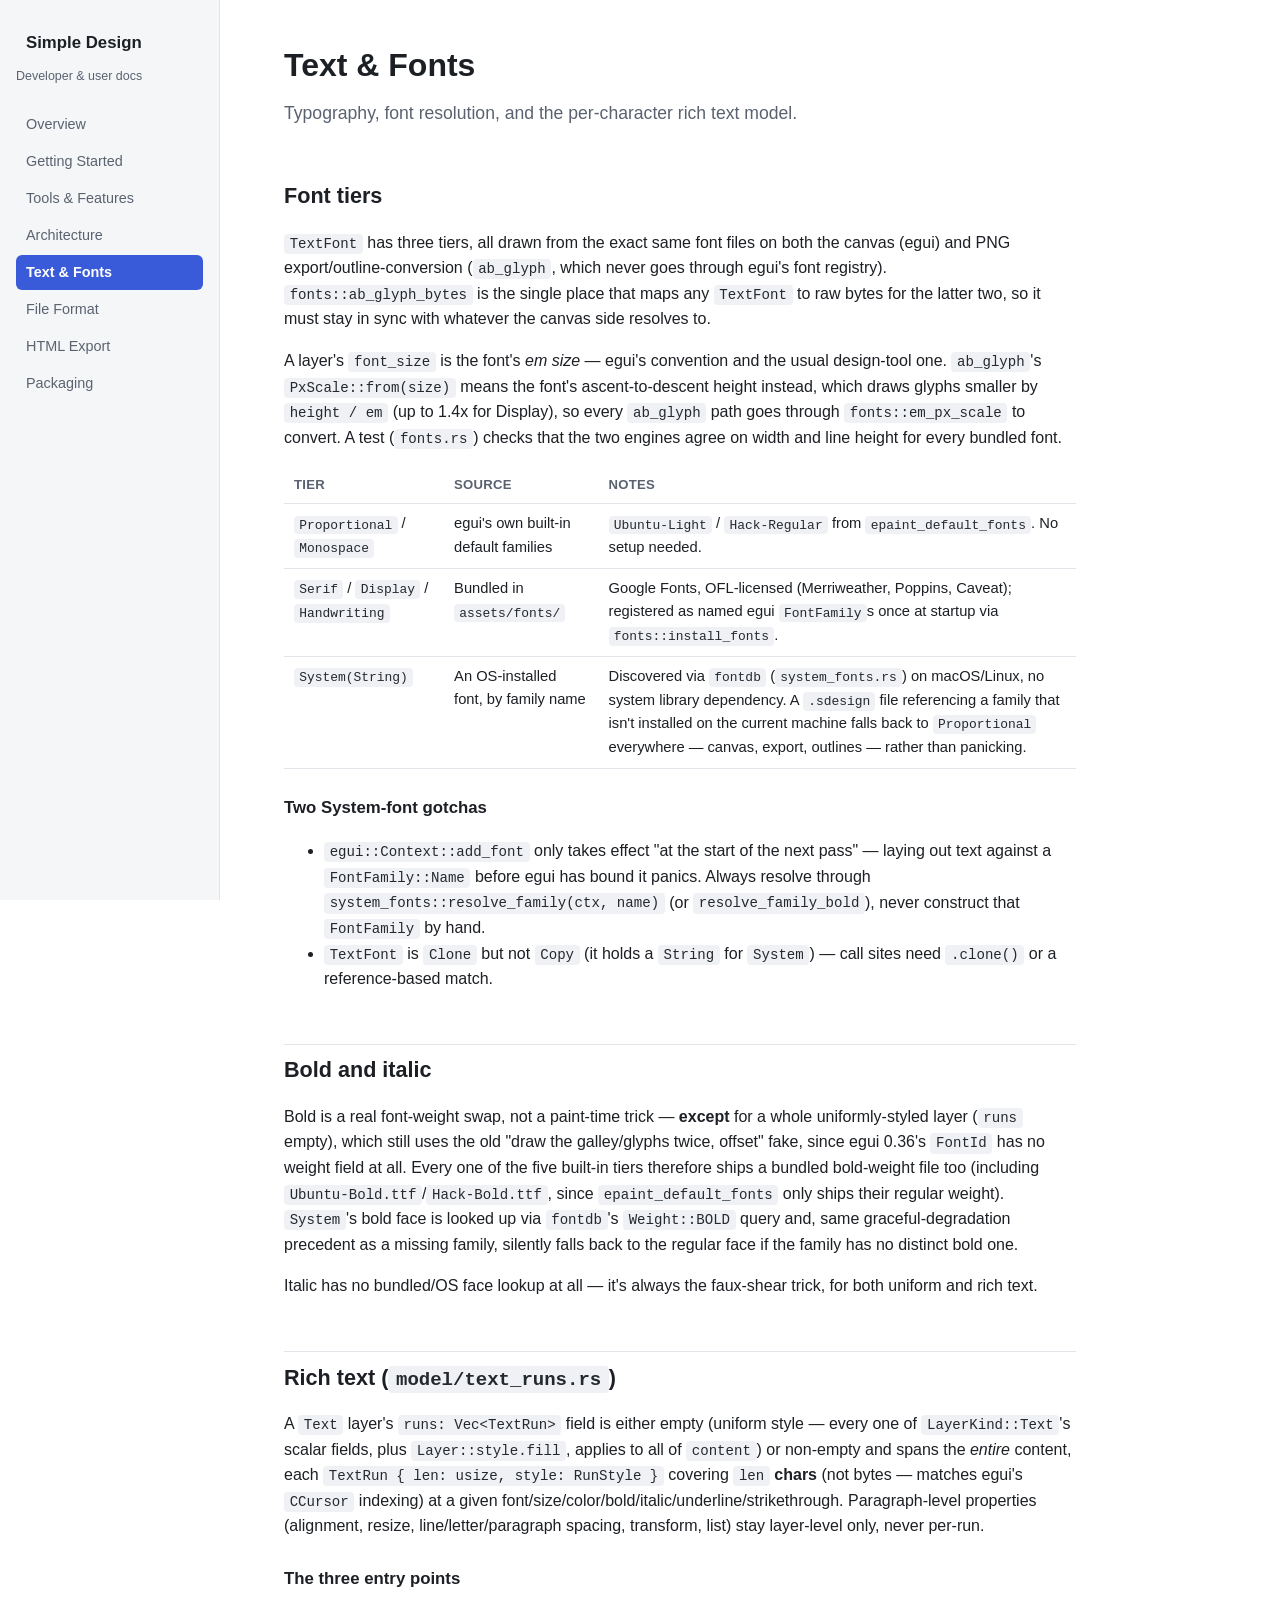
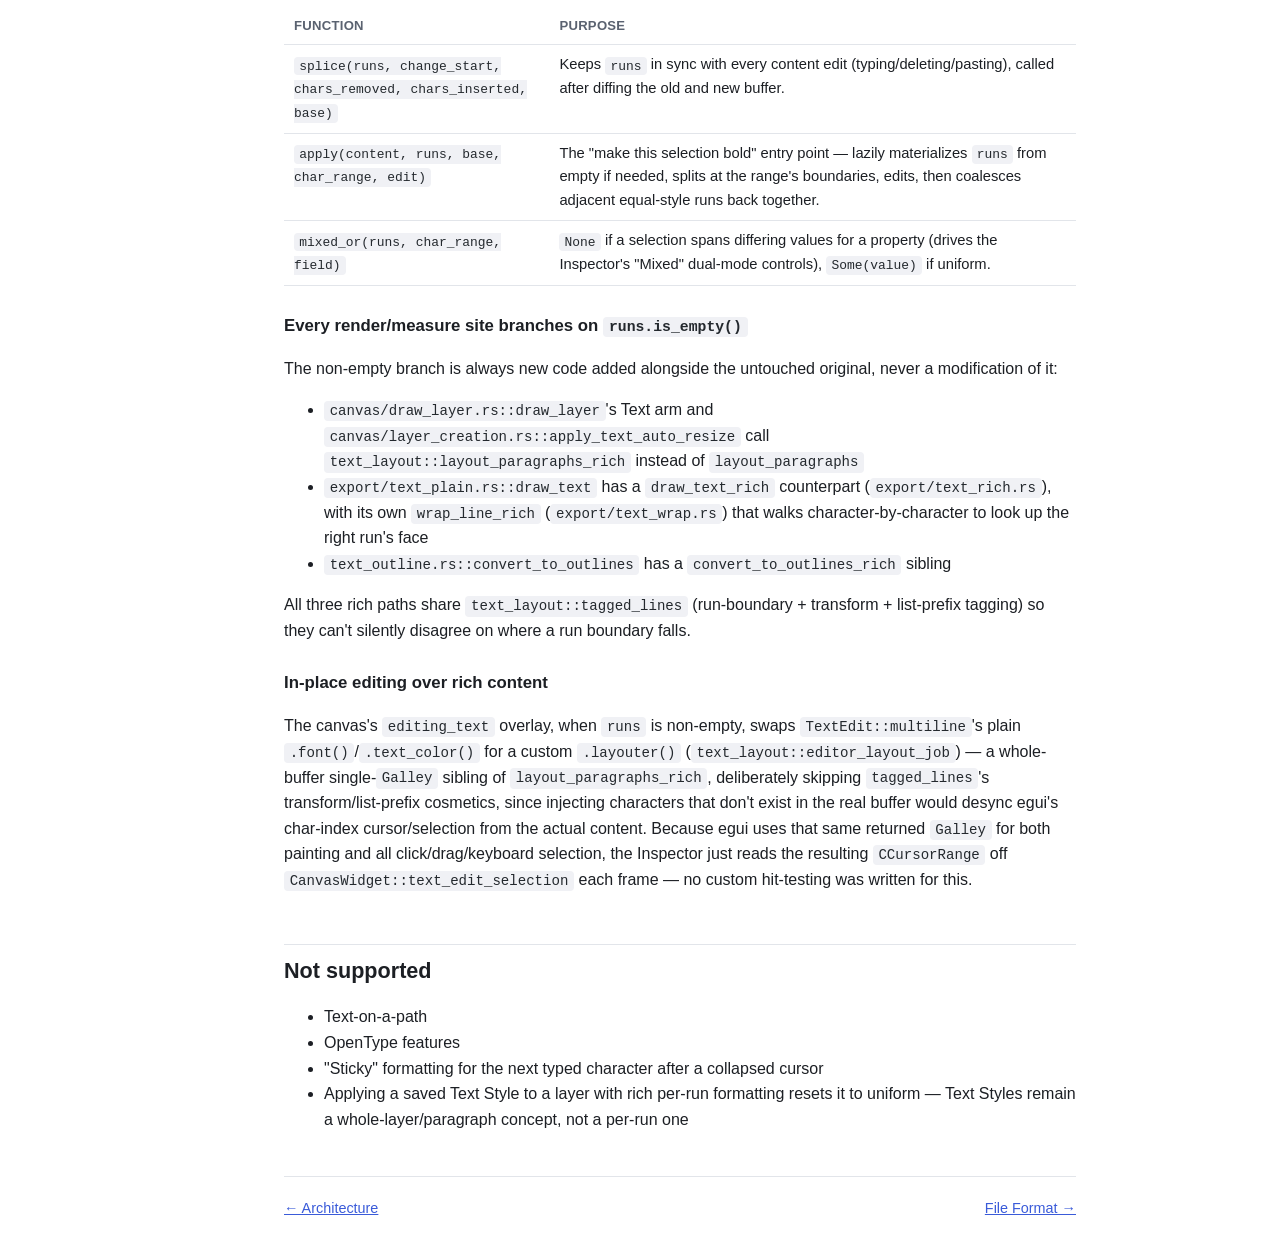
<file: docs/text-and-fonts.html>
<!doctype html>
<html lang="en">
<head>
<meta charset="utf-8">
<meta name="viewport" content="width=device-width, initial-scale=1">
<title>Text &amp; Fonts — Simple Design Docs</title>
<link rel="stylesheet" href="style.css">
</head>
<body>
<div class="layout">
<nav class="sidebar">
  <a class="brand" href="index.html">Simple Design</a>
  <div class="tagline">Developer &amp; user docs</div>
  <ul>
    <li><a href="index.html">Overview</a></li>
    <li><a href="getting-started.html">Getting Started</a></li>
    <li><a href="features.html">Tools &amp; Features</a></li>
    <li><a href="architecture.html">Architecture</a></li>
    <li><a class="active" href="text-and-fonts.html">Text &amp; Fonts</a></li>
    <li><a href="file-format.html">File Format</a></li>
    <li><a href="html-export.html">HTML Export</a></li>
    <li><a href="packaging.html">Packaging</a></li>
  </ul>
</nav>
<main>
<h1>Text &amp; Fonts</h1>
<p class="lede">Typography, font resolution, and the per-character rich text model.</p>

<h2>Font tiers</h2>
<p>
<code>TextFont</code> has three tiers, all drawn from the exact same font files on both the
canvas (egui) and PNG export/outline-conversion (<code>ab_glyph</code>, which never goes
through egui's font registry). <code>fonts::ab_glyph_bytes</code> is the single place that maps
any <code>TextFont</code> to raw bytes for the latter two, so it must stay in sync with
whatever the canvas side resolves to.
</p>
<p>
A layer's <code>font_size</code> is the font's <em>em size</em> — egui's convention and the
usual design-tool one. <code>ab_glyph</code>'s <code>PxScale::from(size)</code> means the
font's ascent-to-descent height instead, which draws glyphs smaller by
<code>height / em</code> (up to 1.4x for Display), so every <code>ab_glyph</code> path goes
through <code>fonts::em_px_scale</code> to convert. A test
(<code>fonts.rs</code>) checks that the two engines agree on width and line height for every
bundled font.
</p>
<table>
  <tr><th>Tier</th><th>Source</th><th>Notes</th></tr>
  <tr><td><code>Proportional</code> / <code>Monospace</code></td><td>egui's own built-in default families</td><td><code>Ubuntu-Light</code> / <code>Hack-Regular</code> from <code>epaint_default_fonts</code>. No setup needed.</td></tr>
  <tr><td><code>Serif</code> / <code>Display</code> / <code>Handwriting</code></td><td>Bundled in <code>assets/fonts/</code></td><td>Google Fonts, OFL-licensed (Merriweather, Poppins, Caveat); registered as named egui <code>FontFamily</code>s once at startup via <code>fonts::install_fonts</code>.</td></tr>
  <tr><td><code>System(String)</code></td><td>An OS-installed font, by family name</td><td>Discovered via <code>fontdb</code> (<code>system_fonts.rs</code>) on macOS/Linux, no system library dependency. A <code>.sdesign</code> file referencing a family that isn't installed on the current machine falls back to <code>Proportional</code> everywhere — canvas, export, outlines — rather than panicking.</td></tr>
</table>

<h3>Two System-font gotchas</h3>
<ul>
  <li><code>egui::Context::add_font</code> only takes effect "at the start of the next pass" —
      laying out text against a <code>FontFamily::Name</code> before egui has bound it panics.
      Always resolve through <code>system_fonts::resolve_family(ctx, name)</code> (or
      <code>resolve_family_bold</code>), never construct that <code>FontFamily</code> by hand.</li>
  <li><code>TextFont</code> is <code>Clone</code> but not <code>Copy</code> (it holds a
      <code>String</code> for <code>System</code>) — call sites need <code>.clone()</code> or a
      reference-based match.</li>
</ul>

<h2>Bold and italic</h2>
<p>
Bold is a real font-weight swap, not a paint-time trick — <strong>except</strong> for a whole
uniformly-styled layer (<code>runs</code> empty), which still uses the old "draw the
galley/glyphs twice, offset" fake, since egui 0.36's <code>FontId</code> has no weight field at
all. Every one of the five built-in tiers therefore ships a bundled bold-weight file too
(including <code>Ubuntu-Bold.ttf</code>/<code>Hack-Bold.ttf</code>, since
<code>epaint_default_fonts</code> only ships their regular weight). <code>System</code>'s bold
face is looked up via <code>fontdb</code>'s <code>Weight::BOLD</code> query and, same
graceful-degradation precedent as a missing family, silently falls back to the regular face if
the family has no distinct bold one.
</p>
<p>
Italic has no bundled/OS face lookup at all — it's always the faux-shear trick, for both
uniform and rich text.
</p>

<h2>Rich text (<code>model/text_runs.rs</code>)</h2>
<p>
A <code>Text</code> layer's <code>runs: Vec&lt;TextRun&gt;</code> field is either empty
(uniform style — every one of <code>LayerKind::Text</code>'s scalar fields, plus
<code>Layer::style.fill</code>, applies to all of <code>content</code>) or non-empty and spans
the <em>entire</em> content, each <code>TextRun { len: usize, style: RunStyle }</code> covering
<code>len</code> <strong>chars</strong> (not bytes — matches egui's <code>CCursor</code>
indexing) at a given font/size/color/bold/italic/underline/strikethrough. Paragraph-level
properties (alignment, resize, line/letter/paragraph spacing, transform, list) stay
layer-level only, never per-run.
</p>

<h3>The three entry points</h3>
<table>
  <tr><th>Function</th><th>Purpose</th></tr>
  <tr><td><code>splice(runs, change_start, chars_removed, chars_inserted, base)</code></td><td>Keeps <code>runs</code> in sync with every content edit (typing/deleting/pasting), called after diffing the old and new buffer.</td></tr>
  <tr><td><code>apply(content, runs, base, char_range, edit)</code></td><td>The "make this selection bold" entry point — lazily materializes <code>runs</code> from empty if needed, splits at the range's boundaries, edits, then coalesces adjacent equal-style runs back together.</td></tr>
  <tr><td><code>mixed_or(runs, char_range, field)</code></td><td><code>None</code> if a selection spans differing values for a property (drives the Inspector's "Mixed" dual-mode controls), <code>Some(value)</code> if uniform.</td></tr>
</table>

<h3>Every render/measure site branches on <code>runs.is_empty()</code></h3>
<p>The non-empty branch is always new code added alongside the untouched original, never a modification of it:</p>
<ul>
  <li><code>canvas/draw_layer.rs::draw_layer</code>'s Text arm and <code>canvas/layer_creation.rs::apply_text_auto_resize</code> call <code>text_layout::layout_paragraphs_rich</code> instead of <code>layout_paragraphs</code></li>
  <li><code>export/text_plain.rs::draw_text</code> has a <code>draw_text_rich</code> counterpart (<code>export/text_rich.rs</code>), with its own <code>wrap_line_rich</code> (<code>export/text_wrap.rs</code>) that walks character-by-character to look up the right run's face</li>
  <li><code>text_outline.rs::convert_to_outlines</code> has a <code>convert_to_outlines_rich</code> sibling</li>
</ul>
<p>
All three rich paths share <code>text_layout::tagged_lines</code> (run-boundary + transform +
list-prefix tagging) so they can't silently disagree on where a run boundary falls.
</p>

<h3>In-place editing over rich content</h3>
<p>
The canvas's <code>editing_text</code> overlay, when <code>runs</code> is non-empty, swaps
<code>TextEdit::multiline</code>'s plain <code>.font()</code>/<code>.text_color()</code> for a
custom <code>.layouter()</code> (<code>text_layout::editor_layout_job</code>) — a whole-buffer
single-<code>Galley</code> sibling of <code>layout_paragraphs_rich</code>, deliberately
skipping <code>tagged_lines</code>'s transform/list-prefix cosmetics, since injecting
characters that don't exist in the real buffer would desync egui's char-index
cursor/selection from the actual content. Because egui uses that same returned
<code>Galley</code> for both painting and all click/drag/keyboard selection, the Inspector just
reads the resulting <code>CCursorRange</code> off <code>CanvasWidget::text_edit_selection</code>
each frame — no custom hit-testing was written for this.
</p>

<h2>Not supported</h2>
<ul>
  <li>Text-on-a-path</li>
  <li>OpenType features</li>
  <li>"Sticky" formatting for the next typed character after a collapsed cursor</li>
  <li>Applying a saved Text Style to a layer with rich per-run formatting resets it to uniform — Text Styles remain a whole-layer/paragraph concept, not a per-run one</li>
</ul>

<div class="footer-nav">
  <a href="architecture.html">← Architecture</a>
  <a href="file-format.html">File Format →</a>
</div>
</main>
</div>
</body>
</html>
</file>
<file: docs/style.css>
:root {
  --bg: #ffffff;
  --bg-alt: #f5f6f8;
  --fg: #1c1f24;
  --fg-muted: #5a6270;
  --border: #e2e5ea;
  --accent: #3a5bd9;
  --accent-fg: #ffffff;
  --code-bg: #f0f1f5;
  --code-fg: #24292e;
  --tag-bg: #eef1fb;
  --tag-fg: #3a5bd9;
  --shadow: 0 1px 2px rgba(20, 24, 32, 0.06);
}

@media (prefers-color-scheme: dark) {
  :root {
    --bg: #14161a;
    --bg-alt: #1b1e24;
    --fg: #e7e9ee;
    --fg-muted: #9ba3b0;
    --border: #2a2e37;
    --accent: #7f9bff;
    --accent-fg: #0f1116;
    --code-bg: #1e2129;
    --code-fg: #dbe1ea;
    --tag-bg: #232a44;
    --tag-fg: #a9bbff;
    --shadow: 0 1px 2px rgba(0, 0, 0, 0.35);
  }
}

* {
  box-sizing: border-box;
}

html {
  color-scheme: light dark;
}

body {
  margin: 0;
  font-family: -apple-system, BlinkMacSystemFont, "Segoe UI", Helvetica, Arial, sans-serif;
  background: var(--bg);
  color: var(--fg);
  line-height: 1.6;
}

.layout {
  display: flex;
  min-height: 100vh;
}

nav.sidebar {
  flex: 0 0 220px;
  border-right: 1px solid var(--border);
  background: var(--bg-alt);
  padding: 24px 16px;
  position: sticky;
  top: 0;
  align-self: flex-start;
  height: 100vh;
  overflow-y: auto;
}

nav.sidebar .brand {
  font-weight: 700;
  font-size: 1.05rem;
  margin-bottom: 4px;
  display: block;
  color: var(--fg);
  text-decoration: none;
}

nav.sidebar .tagline {
  font-size: 0.78rem;
  color: var(--fg-muted);
  margin-bottom: 20px;
}

nav.sidebar ul {
  list-style: none;
  margin: 0;
  padding: 0;
}

nav.sidebar li {
  margin: 2px 0;
}

nav.sidebar a {
  display: block;
  padding: 6px 10px;
  border-radius: 6px;
  color: var(--fg-muted);
  text-decoration: none;
  font-size: 0.9rem;
}

nav.sidebar a:hover {
  background: var(--tag-bg);
  color: var(--fg);
}

nav.sidebar a.active {
  background: var(--accent);
  color: var(--accent-fg);
  font-weight: 600;
}

main {
  flex: 1;
  min-width: 0;
  padding: 40px clamp(20px, 5vw, 64px);
  max-width: 920px;
}

main h1 {
  font-size: 2rem;
  margin: 0 0 8px;
}

main h1 + p.lede {
  color: var(--fg-muted);
  font-size: 1.1rem;
  margin-top: 0;
}

main h2 {
  font-size: 1.35rem;
  margin: 2.4em 0 0.6em;
  padding-top: 0.4em;
  border-top: 1px solid var(--border);
}

main h2:first-of-type {
  border-top: none;
  padding-top: 0;
}

main h3 {
  font-size: 1.05rem;
  margin: 1.6em 0 0.5em;
}

p, li {
  color: var(--fg);
}

code {
  font-family: ui-monospace, SFMono-Regular, Menlo, Consolas, monospace;
  background: var(--code-bg);
  color: var(--code-fg);
  padding: 0.15em 0.4em;
  border-radius: 4px;
  font-size: 0.88em;
}

pre {
  background: var(--code-bg);
  color: var(--code-fg);
  padding: 14px 16px;
  border-radius: 8px;
  overflow-x: auto;
  font-size: 0.85rem;
  border: 1px solid var(--border);
}

pre code {
  background: none;
  padding: 0;
  border-radius: 0;
}

table {
  border-collapse: collapse;
  width: 100%;
  margin: 1em 0;
  font-size: 0.92rem;
}

th, td {
  text-align: left;
  padding: 8px 10px;
  border-bottom: 1px solid var(--border);
  vertical-align: top;
}

th {
  color: var(--fg-muted);
  font-weight: 600;
  font-size: 0.82rem;
  text-transform: uppercase;
  letter-spacing: 0.02em;
}

.cards {
  display: grid;
  grid-template-columns: repeat(auto-fit, minmax(230px, 1fr));
  gap: 14px;
  margin: 1.4em 0;
}

.card {
  border: 1px solid var(--border);
  border-radius: 10px;
  padding: 16px 18px;
  background: var(--bg-alt);
  box-shadow: var(--shadow);
}

.card h3 {
  margin: 0 0 6px;
  font-size: 1rem;
}

.card p {
  margin: 0;
  font-size: 0.88rem;
  color: var(--fg-muted);
}

.card a {
  color: var(--fg);
  text-decoration: none;
}

.tag {
  display: inline-block;
  background: var(--tag-bg);
  color: var(--tag-fg);
  border-radius: 5px;
  padding: 1px 8px;
  font-size: 0.78rem;
  font-weight: 600;
  margin: 0 4px 4px 0;
}

kbd {
  font-family: ui-monospace, SFMono-Regular, Menlo, Consolas, monospace;
  background: var(--code-bg);
  border: 1px solid var(--border);
  border-bottom-width: 2px;
  border-radius: 5px;
  padding: 1px 6px;
  font-size: 0.82em;
}

blockquote {
  margin: 1em 0;
  padding: 0.6em 1em;
  border-left: 3px solid var(--accent);
  background: var(--bg-alt);
  color: var(--fg-muted);
}

a {
  color: var(--accent);
}

.footer-nav {
  display: flex;
  justify-content: space-between;
  margin-top: 3em;
  padding-top: 1.4em;
  border-top: 1px solid var(--border);
  font-size: 0.9rem;
}

@media (max-width: 760px) {
  .layout {
    flex-direction: column;
  }
  nav.sidebar {
    position: static;
    height: auto;
    flex: none;
    width: auto;
  }
  main {
    max-width: none;
  }
}
</file>
